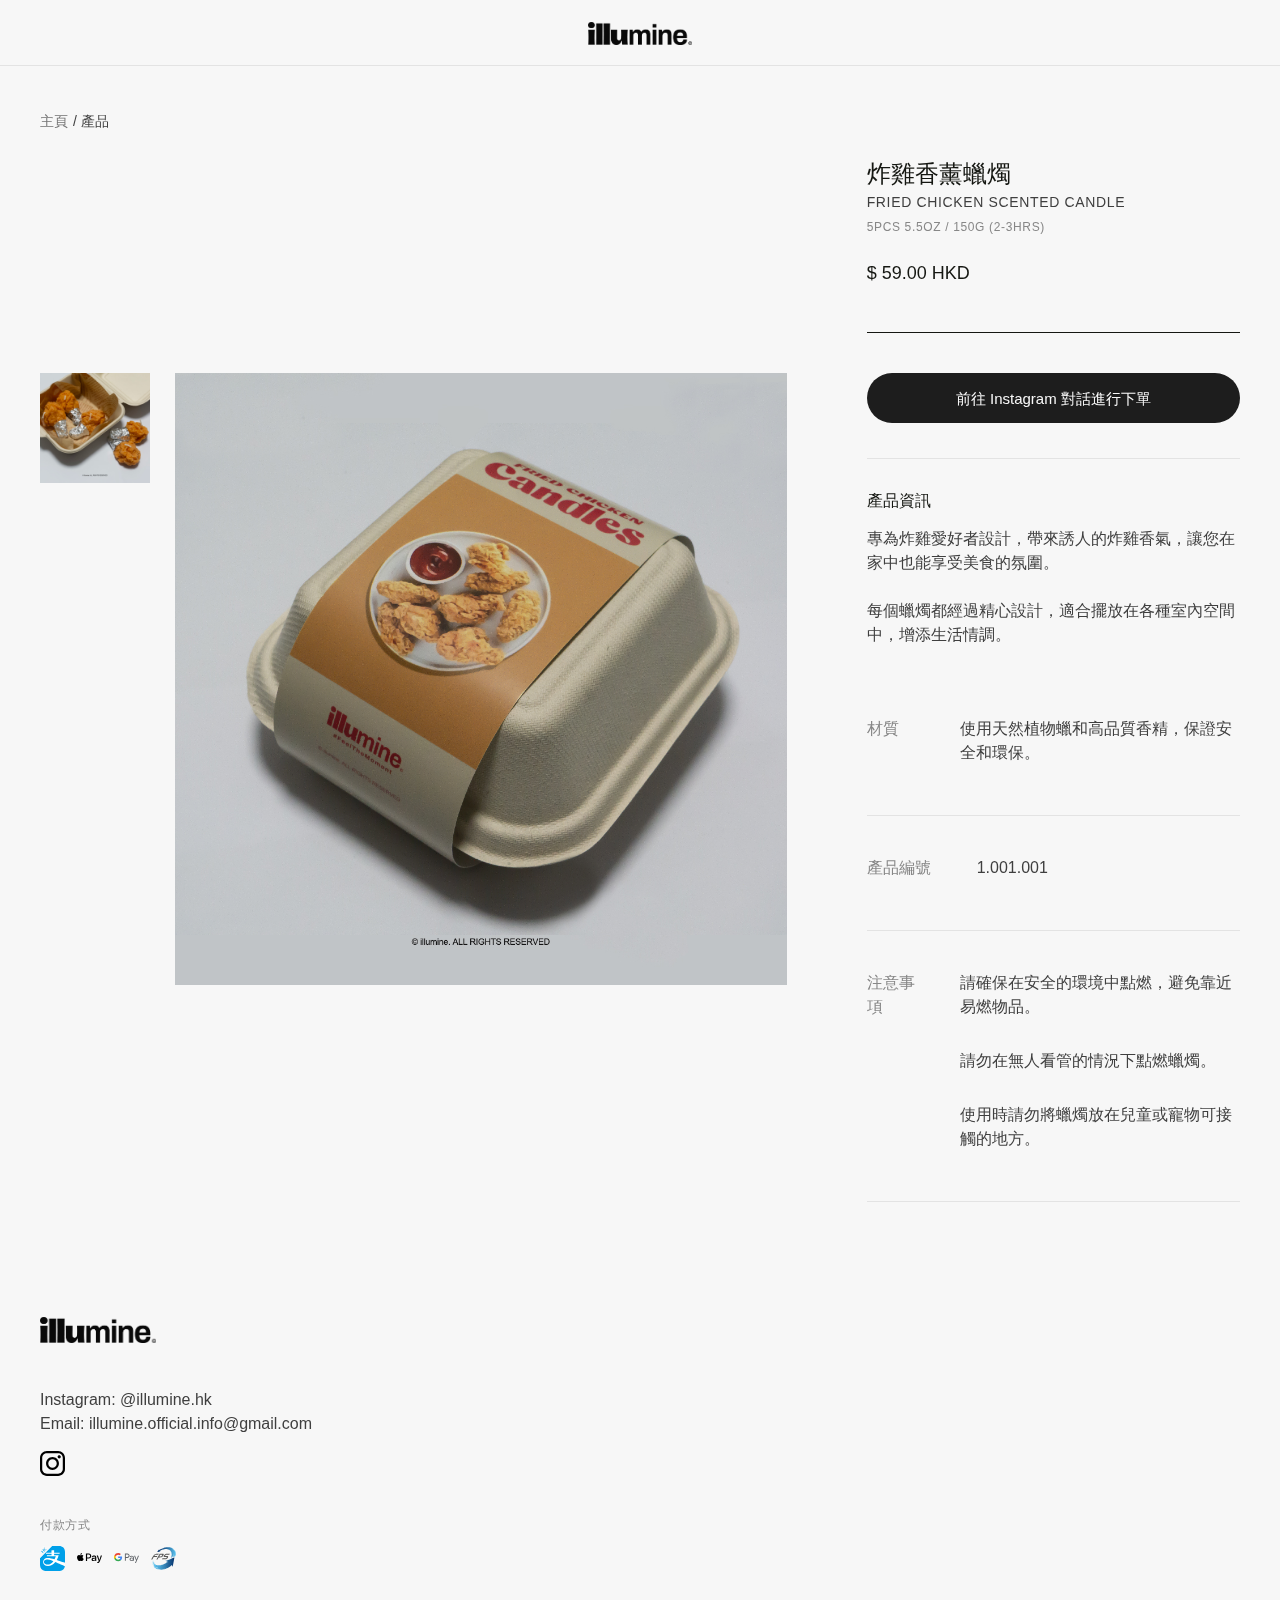
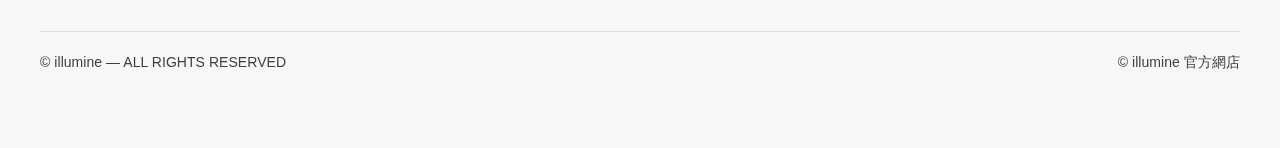
<file: product1001001.html>
<!DOCTYPE html>
<html lang="en">

<head>
  <meta charset="utf-8" />
  <title>© illumine 官方網店</title>
  <meta content="width=device-width, initial-scale=1" name="viewport" />
  <meta content="illumine" name="generator" />
  <link href="css/illumine-style.css" rel="stylesheet" type="text/css" />
  <script
    type="text/javascript">!function (o, c) { var n = c.documentElement, t = " w-mod-"; n.className += t + "js", ("ontouchstart" in o || o.DocumentTouch && c instanceof DocumentTouch) && (n.className += t + "touch") }(window, document);</script>
  <link href="images/favicon.png" rel="shortcut icon" type="image/x-icon" />
  <link href="images/favicon.png" rel="apple-touch-icon" />
  <script
    type="text/javascript">window.__illumine_CURRENCY_SETTINGS = { "currencyCode": "USD", "symbol": "$", "decimal": ".", "fractionDigits": 2, "group": ",", "template": "{{wf {\"path\":\"symbol\",\"type\":\"PlainText\"} }} {{wf {\"path\":\"amount\",\"type\":\"CommercePrice\"} }} {{wf {\"path\":\"currencyCode\",\"type\":\"PlainText\"} }}", "hideDecimalForWholeNumbers": false };</script>
</head>

<body>
  <div class="main-nav">
    <div data-animation="default" data-collapse="medium" data-duration="400" data-easing="ease" data-easing2="ease"
      role="banner" class="navbar w-nav">
      <div class="nav-container">
        <div id="w-node-d28bca2f-e8a5-8ea1-05fd-7466eaf525a9-eaf525a0" class="nav-brand"><a href="index.html"
            class="brand illumine-nav-brand"><img src="images/illumine-LOGO.png"></a>
        </div>
      </div>
    </div>
    <div class="section">
      <div class="container">
        <div class="breadcrumbs small-text">
          <div><a href="index.html" class="crumb-link first-child">主頁</a>/ </div>
          <div class="w-dyn-list">
            <div role="list" class="w-dyn-items">
              <div role="listitem" class="w-dyn-item"><a href="#" class="current-page-link">產品</a></div>
            </div>
          </div>
        </div>
        <div class="grid-halves product-grid">
          <div class="grid-first-half full-width-half">
            <div class="product-image-grid">
              <div class="product-gallery-image">
                <div class="w-dyn-list w-dyn-items-repeater-ref">
                  <script type="text/x-wf-template">%3Cdiv%20role%3D%22listitem%22%20class%3D%22w-dyn-item%20w-dyn-repeater-item%22%3E%3Ca%20href%3D%22%23%22%20data-wf-sku-bindings%3D%22%255B%257B%2522from%2522%253A%2522f_more_images_4dr%255B%255D%2522%252C%2522to%2522%253A%2522media%2522%257D%255D%22%20class%3D%22w-inline-block%20w-lightbox%22%3E%3Cimg%20alt%3D%22%22%20loading%3D%22lazy%22%20data-wf-sku-bindings%3D%22%255B%257B%2522from%2522%253A%2522f_more_images_4dr%255B%255D%2522%252C%2522to%2522%253A%2522src%2522%257D%255D%22%20src%3D%22https%3A%2F%2Fassets-global.website-files.com%2F633affd13d39f1256f2f8c75%2F635a5c196f2b1e157b320360_item_img_3.jpeg%22%20sizes%3D%22100vw%22%20srcset%3D%22https%3A%2F%2Fassets-global.website-files.com%2F633affd13d39f1256f2f8c75%2F635a5c196f2b1e157b320360_item_img_3-p-500.jpeg%20500w%2C%20https%3A%2F%2Fassets-global.website-files.com%2F633affd13d39f1256f2f8c75%2F635a5c196f2b1e157b320360_item_img_3-p-800.jpeg%20800w%2C%20https%3A%2F%2Fassets-global.website-files.com%2F633affd13d39f1256f2f8c75%2F635a5c196f2b1e157b320360_item_img_3.jpeg%201000w%22%2F%3E%3Cscript%20type%3D%22application%2Fjson%22%20class%3D%22w-json%22%3E%7B%0A%20%20%22items%22%3A%20%5B%0A%20%20%20%20%7B%0A%20%20%20%20%20%20%22url%22%3A%20%22https%3A%2F%2Fuploads-ssl.webflow.com%2F633affd13d39f1256f2f8c75%2F635a5c196f2b1e157b320360_item_img_3.jpeg%22%2C%0A%20%20%20%20%20%20%22type%22%3A%20%22image%22%0A%20%20%20%20%7D%0A%20%20%5D%2C%0A%20%20%22group%22%3A%20%22product%22%0A%7D%3C%2Fscript%3E%3C%2Fa%3E%3C%2Fdiv%3E</script>
                  <div role="list" class="gallery-list w-dyn-items" data-wf-collection="f_more_images_4dr">
                    <div role="listitem" class="w-dyn-item w-dyn-repeater-item"><a href="#"
                        class="w-inline-block w-lightbox"><img alt="" loading="lazy"
                          src="images/product-p/1001001/product.1001001-P2.jpg" sizes="100vw"
                          srcset="images/product-p/1001001/product.1001001-P2.jpg 500w, images/product-p/1001001/product.1001001-P2.jpg 800w, images/product-p/1001001/product.1001001-P2.jpg 1000w" />
                        <script type="application/json" class="w-json">{
  "items": [
    {
      "url": "images/product-p/1001001/product.1001001-P2.jpg",
      "type": "image"
    }
  ],
  "group": "product"
}</script>
                      </a></div>
                  </div>
                  <div class="w-dyn-hide w-dyn-empty">
                    <div>No items found.</div>
                  </div>
                </div>
              </div>
              <div class="product-image-main"><a href="#"
                  class="w-inline-block w-lightbox"><img alt="" loading="lazy"
                    src="images/product-p/1001001/product.1001001-P1.jpg" sizes="100vw"
                    srcset="images/product-p/1001001/product.1001001-P1.jpg 500w,- images/product-p/1001001/product.1001001-P1.jpg 800w, images/product-p/1001001/product.1001001-P1.jpg 1000w" />
                  <script type="application/json" class="w-json">{
  "items": [
    {
      "url": "images/product-p/1001001/product.1001001-P1.jpg",
      "type": "image"
    }
  ],
  "group": "product"
}</script>
                </a></div>
            </div>
          </div>
          <div class="grid-second-half full-width-half">
            <div class="product-info no-padding">
              <div class="product-item-name">炸雞香薰蠟燭</div>
              <div class="product-item-subname medium-caps-text">Fried chicken Scented Candle</div>
              <div class="product-item-size small-caps-text">5pcs 5.5oz / 150g (2-3hrs)</div>
              <div class="price-block">
                <div class="product-item-price">$ 59.00 HKD</div>
                <div class="product-item-price compare-price"><!--COMPARE-PRICE--></div>
              </div>
            </div>
            <div class="cart-wrapper">
              <a data-default-text="前往 Instagram 對話進行下單" aria-busy="false"
                aria-haspopup="false" class="w-commerce-commercebuynowbutton buy-now button"
                href="https://ig.me/m/illumine.hk">前往 Instagram
                對話進行下單</a>
            </div>
            <div class="product-details">
              <div class="description-block">
                <div class="description-header">產品資訊</div>
                <div>專為炸雞愛好者設計，帶來誘人的炸雞香氣，讓您在家中也能享受美食的氛圍。</br></br>每個蠟燭都經過精心設計，適合擺放在各種室內空間中，增添生活情調。
                </div>
              </div>
              <div class="product-specs-wrapper">
                <div class="product-specs ingredients">
                  <div class="spec-elem">材質</div>
                  <div class="w-richtext">
                    <p>使用天然植物蠟和高品質香精，保證安全和環保。</p>
                  </div>
                </div>
                <div class="product-specs highlights">
                  <div class="spec-elem">產品編號</div>
                  <div class="w-richtext">
                    <p>1.001.001</p>
                  </div>
                </div>
                <div class="product-specs highlights">
                  <div class="spec-elem">注意事項</div>
                  <div class="w-richtext">
                    <p>請確保在安全的環境中點燃，避免靠近易燃物品。</p>
                    <p>請勿在無人看管的情況下點燃蠟燭。</p>
                    <p>使用時請勿將蠟燭放在兒童或寵物可接觸的地方。</p>
                  </div>
                </div>
              </div>
            </div>
          </div>
        </div>
      </div>
    </div>
    <footer class="section footer">
      <div class="container">
        <div bis_skin_checked="1">
          <div class="footer-brand-info"
            bis_skin_checked="1">
            <div class="footer-brand" bis_skin_checked="1"><a href="index.html"
                class="footer-brand-link w-inline-block"><img src="images/illumine-LOGO.png" loading="lazy" alt=""></a>
            </div>
            <div class="footer-contact footer-text-bottom" bis_skin_checked="1">
              <div bis_skin_checked="1">Instagram: @illumine.hk <br>Email: illumine.official.info@gmail.com</div>
            </div>
            <a href="https://www.instagram.com/illumine.hk/"><img class="payment w-inline-block footer-text-bottom"
                src="images/instagram.svg"></a>
          </div>
        </div>
        <div class="contact-social" bis_skin_checked="1">
          <div class="caption-title small-caps-text" bis_skin_checked="1">付款方式</div>
          <div class="contact-shell" bis_skin_checked="1">
              <a class="social-link-item first w-inline-block payment"><img src="images/payment/alipayhk.svg" loading="lazy" alt="">
              <a class="social-link-item first w-inline-block payment"><img src="images/payment/applepay.svg" loading="lazy" alt="">
              <a class="social-link-item first w-inline-block payment"><img src="images/payment/googlepay.svg" loading="lazy" alt="">
              <a class="social-link-item first w-inline-block payment"><img src="images/payment/fps.svg" loading="lazy" alt="">
          </a>
          </div>  
        </div>
        <div class="footer-base footer-brand">
          <div class="footer-base-left">
            <div class="footer-base-item small-text">© illumine — ALL RIGHTS RESERVED
            </div>
          </div>
          <div class="footer-base-right">
            <div class="footer-base-item small-text">© illumine 官方網店
            </div>
          </div>
    </footer>
    <script src="js/jquery.js" type="text/javascript"></script>
    <script src="js/illumine-script.js" type="text/javascript"></script>
</body>

</html>
</file>
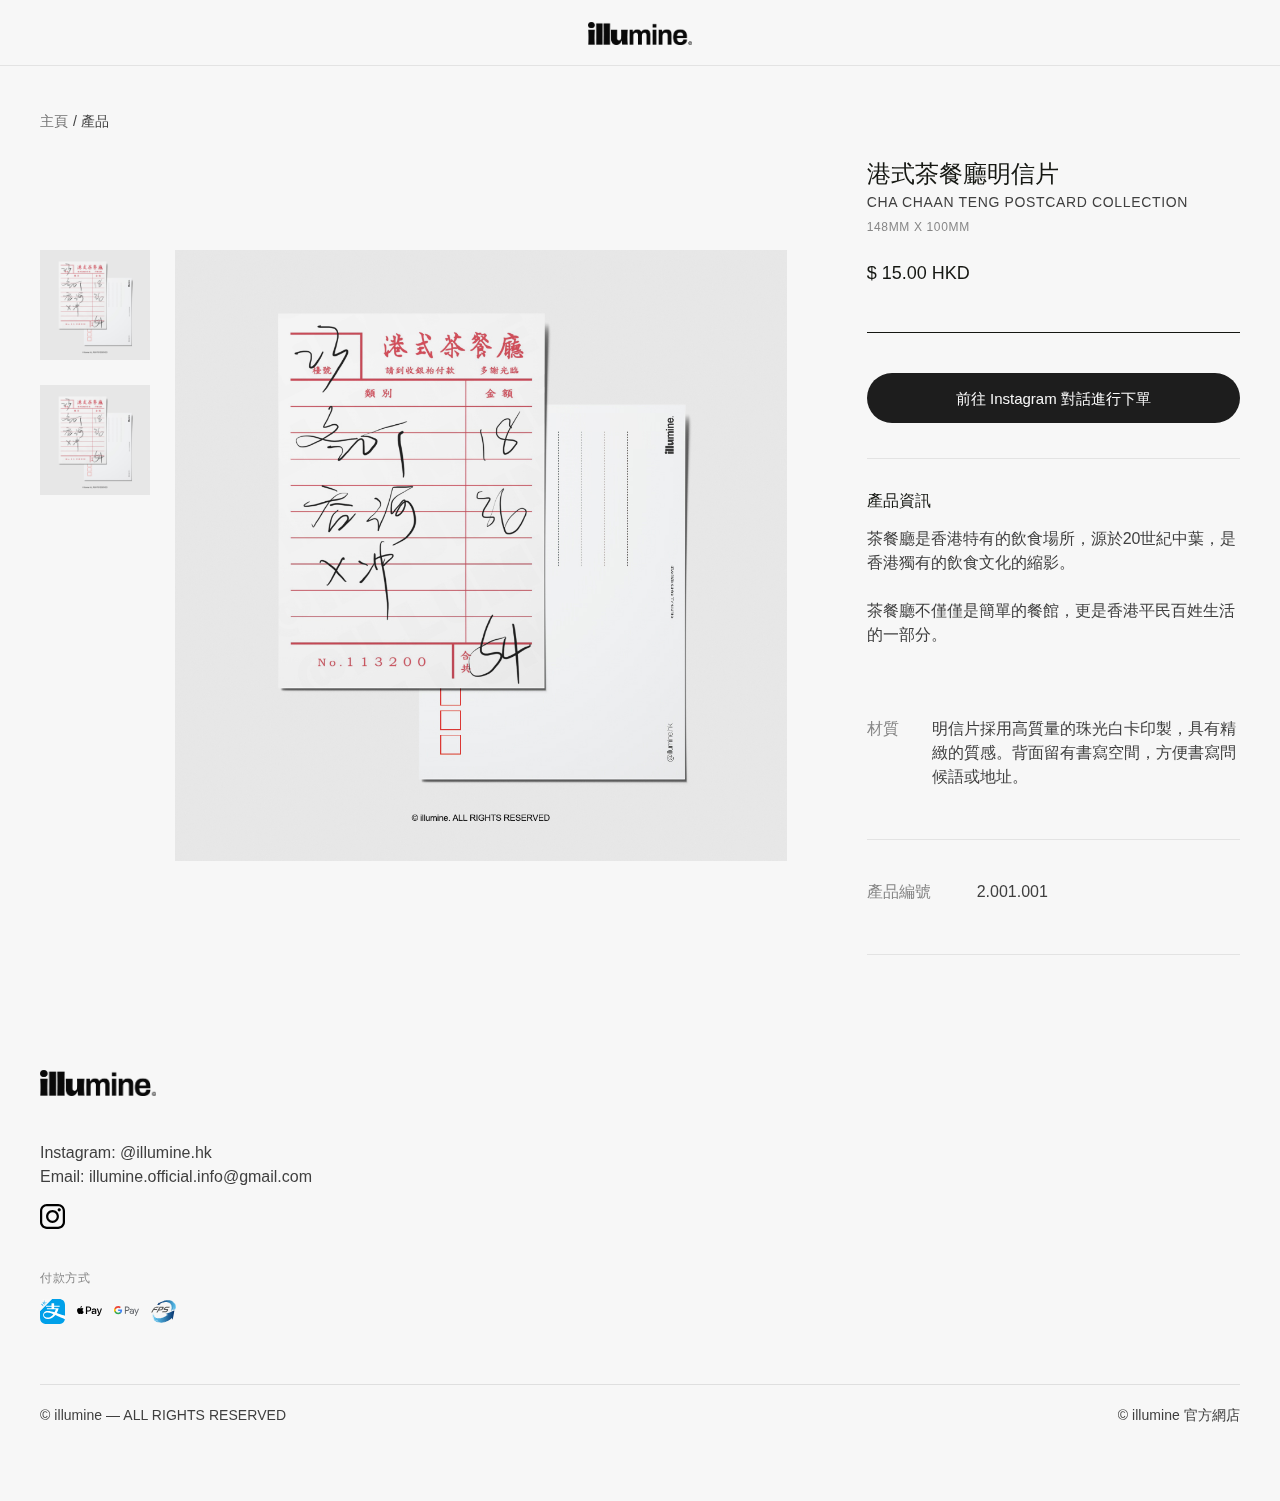
<file: product2001001.html>
<!DOCTYPE html>
<html lang="en">

<head>
  <meta charset="utf-8" />
  <title>© illumine 官方網店</title>
  <meta content="width=device-width, initial-scale=1" name="viewport" />
  <meta content="illumine" name="generator" />
  <link href="css/illumine-style.css" rel="stylesheet" type="text/css" />
  <script
    type="text/javascript">!function (o, c) { var n = c.documentElement, t = " w-mod-"; n.className += t + "js", ("ontouchstart" in o || o.DocumentTouch && c instanceof DocumentTouch) && (n.className += t + "touch") }(window, document);</script>
  <link href="images/favicon.png" rel="shortcut icon" type="image/x-icon" />
  <link href="images/favicon.png" rel="apple-touch-icon" />
  <script
    type="text/javascript">window.__illumine_CURRENCY_SETTINGS = { "currencyCode": "USD", "symbol": "$", "decimal": ".", "fractionDigits": 2, "group": ",", "template": "{{wf {\"path\":\"symbol\",\"type\":\"PlainText\"} }} {{wf {\"path\":\"amount\",\"type\":\"CommercePrice\"} }} {{wf {\"path\":\"currencyCode\",\"type\":\"PlainText\"} }}", "hideDecimalForWholeNumbers": false };</script>
</head>

<body>
  <div class="main-nav">
    <div data-animation="default" data-collapse="medium" data-duration="400" data-easing="ease" data-easing2="ease"
      role="banner" class="navbar w-nav">
      <div class="nav-container">
        <div id="w-node-d28bca2f-e8a5-8ea1-05fd-7466eaf525a9-eaf525a0" class="nav-brand"><a href="index.html"
            class="brand illumine-nav-brand"><img src="images/illumine-LOGO.png"></a>
        </div>
      </div>
    </div>
    <div class="section">
      <div class="container">
        <div class="breadcrumbs small-text">
          <div><a href="index.html" class="crumb-link first-child">主頁</a>/ </div>
          <div class="w-dyn-list">
            <div role="list" class="w-dyn-items">
              <div role="listitem" class="w-dyn-item"><a href="#" class="current-page-link">產品</a></div>
            </div>
          </div>
        </div>
        <div class="grid-halves product-grid">
          <div class="grid-first-half full-width-half">
            <div class="product-image-grid">
              <div class="product-gallery-image">
                <div class="w-dyn-list w-dyn-items-repeater-ref">
                  <script type="text/x-wf-template">%3Cdiv%20role%3D%22listitem%22%20class%3D%22w-dyn-item%20w-dyn-repeater-item%22%3E%3Ca%20href%3D%22%23%22%20data-wf-sku-bindings%3D%22%255B%257B%2522from%2522%253A%2522f_more_images_4dr%255B%255D%2522%252C%2522to%2522%253A%2522media%2522%257D%255D%22%20class%3D%22w-inline-block%20w-lightbox%22%3E%3Cimg%20alt%3D%22%22%20loading%3D%22lazy%22%20data-wf-sku-bindings%3D%22%255B%257B%2522from%2522%253A%2522f_more_images_4dr%255B%255D%2522%252C%2522to%2522%253A%2522src%2522%257D%255D%22%20src%3D%22https%3A%2F%2Fassets-global.website-files.com%2F633affd13d39f1256f2f8c75%2F635a5c196f2b1e157b320360_item_img_3.jpeg%22%20sizes%3D%22100vw%22%20srcset%3D%22https%3A%2F%2Fassets-global.website-files.com%2F633affd13d39f1256f2f8c75%2F635a5c196f2b1e157b320360_item_img_3-p-500.jpeg%20500w%2C%20https%3A%2F%2Fassets-global.website-files.com%2F633affd13d39f1256f2f8c75%2F635a5c196f2b1e157b320360_item_img_3-p-800.jpeg%20800w%2C%20https%3A%2F%2Fassets-global.website-files.com%2F633affd13d39f1256f2f8c75%2F635a5c196f2b1e157b320360_item_img_3.jpeg%201000w%22%2F%3E%3Cscript%20type%3D%22application%2Fjson%22%20class%3D%22w-json%22%3E%7B%0A%20%20%22items%22%3A%20%5B%0A%20%20%20%20%7B%0A%20%20%20%20%20%20%22url%22%3A%20%22https%3A%2F%2Fuploads-ssl.webflow.com%2F633affd13d39f1256f2f8c75%2F635a5c196f2b1e157b320360_item_img_3.jpeg%22%2C%0A%20%20%20%20%20%20%22type%22%3A%20%22image%22%0A%20%20%20%20%7D%0A%20%20%5D%2C%0A%20%20%22group%22%3A%20%22product%22%0A%7D%3C%2Fscript%3E%3C%2Fa%3E%3C%2Fdiv%3E</script>
                  <div role="list" class="gallery-list w-dyn-items" data-wf-collection="f_more_images_4dr">
                    <div role="listitem" class="w-dyn-item w-dyn-repeater-item"><a href="#"
                        class="w-inline-block w-lightbox"><img alt="" loading="lazy"
                          src="images/product-p/2001001/product.2001001-P3.jpg" sizes="100vw"
                          srcset="images/product-p/2001001/product.2001001-P3.jpg 500w, images/product-p/2001001/product.2001001-P3.jpg 800w, images/product-p/2001001/product.2001001-P3.jpg 1000w" />
                        <script type="application/json" class="w-json">{
"items": [
    {
      "url": "images/product-p/2001001/product.2001001-P3.jpg",
      "type": "image"
    }
  ],
  "group": "product"
}</script>
                      </a></div>
                    <div role="listitem" class="w-dyn-item w-dyn-repeater-item"><a href="#"
                        class="w-inline-block w-lightbox"><img alt="" loading="lazy"
                          src="images/product-p/2001001/product.2001001-P2.jpg" sizes="100vw"
                          srcset="images/product-p/2001001/product.2001001-P2.jpg 500w, images/product-p/2001001/product.2001001-P2.jpg 800w, images/product-p/2001001/product.2001001-P2.jpg 1000w" />
                        <script type="application/json" class="w-json">{
  "items": [
    {
      "url": "images/product-p/2001001/product.2001001-P2.jpg",
      "type": "image"
    }
  ],
  "group": "product"
}</script>
                      </a></div>
                  </div>
                  <div class="w-dyn-hide w-dyn-empty">
                    <div>No items found.</div>
                  </div>
                </div>
              </div>
              <div class="product-image-main"><a href="#"
                  class="w-inline-block w-lightbox"><img alt="" loading="lazy"
                    src="images/product-p/2001001/product.2001001-P1.jpg" sizes="100vw"
                    srcset="images/product-p/2001001/product.2001001-P1.jpg 500w,- images/product-p/2001001/product.2001001-P1.jpg 800w, images/product-p/2001001/product.2001001-P1.jpg 1000w" />
                  <script type="application/json" class="w-json">{
  "items": [
    {
      "url": "images/product-p/2001001/product.2001001-P1.jpg",
      "type": "image"
    }
  ],
  "group": "product"
}</script>
                </a></div>
            </div>
          </div>
          <div class="grid-second-half full-width-half">
            <div class="product-info no-padding">
              <div class="product-item-name">港式茶餐廳明信片</div>
              <div class="product-item-subname medium-caps-text">Cha Chaan Teng Postcard Collection</div>
              <div class="product-item-size small-caps-text">148mm x 100mm</div>
              <div class="price-block">
                <div class="product-item-price">$ 15.00 HKD</div>
                <div class="product-item-price compare-price"><!--COMPARE-PRICE--></div>
              </div>
            </div>
            <div class="cart-wrapper">
              <a data-default-text="前往 Instagram 對話進行下單" aria-busy="false"
                aria-haspopup="false" class="w-commerce-commercebuynowbutton buy-now button"
                href="https://ig.me/m/illumine.hk">前往 Instagram
                對話進行下單</a>
            </div>
            <div class="product-details">
              <div class="description-block">
                <div class="description-header">產品資訊</div>
                <div>茶餐廳是香港特有的飲食場所，源於20世紀中葉，是香港獨有的飲食文化的縮影。</br></br>
                  茶餐廳不僅僅是簡單的餐館，更是香港平民百姓生活的一部分。
                </div>
              </div>
              <div class="product-specs-wrapper">
                <div class="product-specs ingredients">
                  <div class="spec-elem">材質</div>
                  <div class="w-richtext">
                    <p>明信片採用高質量的珠光白卡印製，具有精緻的質感。背面留有書寫空間，方便書寫問候語或地址。</p>
                  </div>
                </div>
                <div class="product-specs highlights">
                  <div class="spec-elem">產品編號</div>
                  <div class="w-richtext">
                    <p>2.001.001</p>
                  </div>
                </div>
              </div>
            </div>
          </div>
        </div>
      </div>
    </div>
    <footer class="section footer">
      <div class="container">
        <div bis_skin_checked="1">
          <div class="footer-brand-info"
            bis_skin_checked="1">
            <div class="footer-brand" bis_skin_checked="1"><a href="index.html"
                class="footer-brand-link w-inline-block"><img src="images/illumine-LOGO.png" loading="lazy" alt=""></a>
            </div>
            <div class="footer-contact footer-text-bottom" bis_skin_checked="1">
              <div bis_skin_checked="1">Instagram: @illumine.hk <br>Email: illumine.official.info@gmail.com</div>
            </div>
            <a href="https://www.instagram.com/illumine.hk/"><img class="payment w-inline-block footer-text-bottom"
                src="images/instagram.svg"></a>
          </div>
        </div>
        <div class="contact-social" bis_skin_checked="1">
          <div class="caption-title small-caps-text" bis_skin_checked="1">付款方式</div>
          <div class="contact-shell" bis_skin_checked="1">
              <a class="social-link-item first w-inline-block payment"><img src="images/payment/alipayhk.svg" loading="lazy" alt="">
              <a class="social-link-item first w-inline-block payment"><img src="images/payment/applepay.svg" loading="lazy" alt="">
              <a class="social-link-item first w-inline-block payment"><img src="images/payment/googlepay.svg" loading="lazy" alt="">
              <a class="social-link-item first w-inline-block payment"><img src="images/payment/fps.svg" loading="lazy" alt="">
          </a>
          </div>  
        </div>
        <div class="footer-base footer-brand">
          <div class="footer-base-left">
            <div class="footer-base-item small-text">© illumine — ALL RIGHTS RESERVED
            </div>
          </div>
          <div class="footer-base-right">
            <div class="footer-base-item small-text">© illumine 官方網店
            </div>
          </div>
    </footer>
    <script src="js/jquery.js" type="text/javascript"></script>
    <script src="js/illumine-script.js" type="text/javascript"></script>
</body>

</html>
</file>
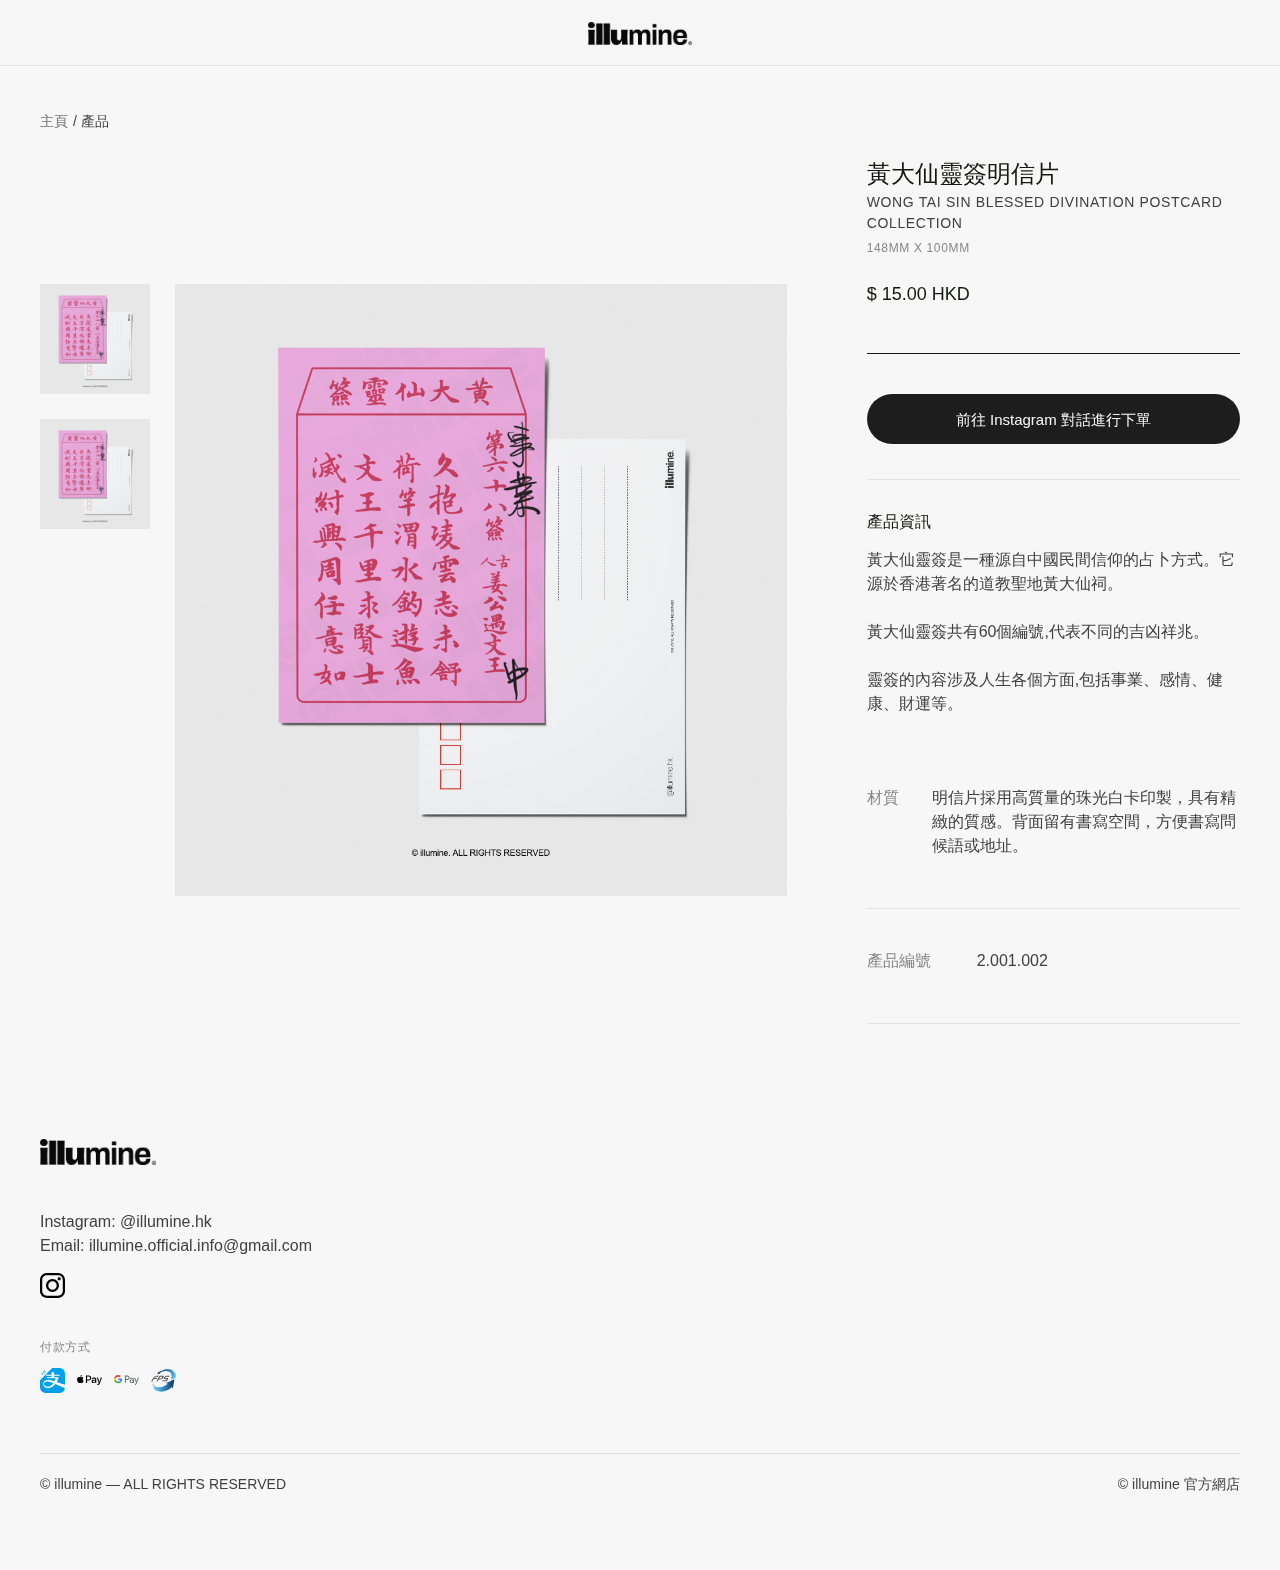
<file: product2001002.html>
<!DOCTYPE html>
<html lang="en">

<head>
  <meta charset="utf-8" />
  <title>© illumine 官方網店</title>
  <meta content="width=device-width, initial-scale=1" name="viewport" />
  <meta content="illumine" name="generator" />
  <link href="css/illumine-style.css" rel="stylesheet" type="text/css" />
  <script
    type="text/javascript">!function (o, c) { var n = c.documentElement, t = " w-mod-"; n.className += t + "js", ("ontouchstart" in o || o.DocumentTouch && c instanceof DocumentTouch) && (n.className += t + "touch") }(window, document);</script>
  <link href="images/favicon.png" rel="shortcut icon" type="image/x-icon" />
  <link href="images/favicon.png" rel="apple-touch-icon" />
  <script
    type="text/javascript">window.__illumine_CURRENCY_SETTINGS = { "currencyCode": "USD", "symbol": "$", "decimal": ".", "fractionDigits": 2, "group": ",", "template": "{{wf {\"path\":\"symbol\",\"type\":\"PlainText\"} }} {{wf {\"path\":\"amount\",\"type\":\"CommercePrice\"} }} {{wf {\"path\":\"currencyCode\",\"type\":\"PlainText\"} }}", "hideDecimalForWholeNumbers": false };</script>
</head>

<body>
  <div class="main-nav">
    <div data-animation="default" data-collapse="medium" data-duration="400" data-easing="ease" data-easing2="ease"
      role="banner" class="navbar w-nav">
      <div class="nav-container">
        <div id="w-node-d28bca2f-e8a5-8ea1-05fd-7466eaf525a9-eaf525a0" class="nav-brand"><a href="index.html"
            class="brand illumine-nav-brand"><img src="images/illumine-LOGO.png"></a>
        </div>
      </div>
    </div>
    <div class="section">
      <div class="container">
        <div class="breadcrumbs small-text">
          <div><a href="index.html" class="crumb-link first-child">主頁</a>/ </div>
          <div class="w-dyn-list">
            <div role="list" class="w-dyn-items">
              <div role="listitem" class="w-dyn-item"><a href="#" class="current-page-link">產品</a></div>
            </div>
          </div>
        </div>
        <div class="grid-halves product-grid">
          <div class="grid-first-half full-width-half">
            <div class="product-image-grid">
              <div class="product-gallery-image">
                <div class="w-dyn-list w-dyn-items-repeater-ref">
                  <script type="text/x-wf-template">%3Cdiv%20role%3D%22listitem%22%20class%3D%22w-dyn-item%20w-dyn-repeater-item%22%3E%3Ca%20href%3D%22%23%22%20data-wf-sku-bindings%3D%22%255B%257B%2522from%2522%253A%2522f_more_images_4dr%255B%255D%2522%252C%2522to%2522%253A%2522media%2522%257D%255D%22%20class%3D%22w-inline-block%20w-lightbox%22%3E%3Cimg%20alt%3D%22%22%20loading%3D%22lazy%22%20data-wf-sku-bindings%3D%22%255B%257B%2522from%2522%253A%2522f_more_images_4dr%255B%255D%2522%252C%2522to%2522%253A%2522src%2522%257D%255D%22%20src%3D%22https%3A%2F%2Fassets-global.website-files.com%2F633affd13d39f1256f2f8c75%2F635a5c196f2b1e157b320360_item_img_3.jpeg%22%20sizes%3D%22100vw%22%20srcset%3D%22https%3A%2F%2Fassets-global.website-files.com%2F633affd13d39f1256f2f8c75%2F635a5c196f2b1e157b320360_item_img_3-p-500.jpeg%20500w%2C%20https%3A%2F%2Fassets-global.website-files.com%2F633affd13d39f1256f2f8c75%2F635a5c196f2b1e157b320360_item_img_3-p-800.jpeg%20800w%2C%20https%3A%2F%2Fassets-global.website-files.com%2F633affd13d39f1256f2f8c75%2F635a5c196f2b1e157b320360_item_img_3.jpeg%201000w%22%2F%3E%3Cscript%20type%3D%22application%2Fjson%22%20class%3D%22w-json%22%3E%7B%0A%20%20%22items%22%3A%20%5B%0A%20%20%20%20%7B%0A%20%20%20%20%20%20%22url%22%3A%20%22https%3A%2F%2Fuploads-ssl.webflow.com%2F633affd13d39f1256f2f8c75%2F635a5c196f2b1e157b320360_item_img_3.jpeg%22%2C%0A%20%20%20%20%20%20%22type%22%3A%20%22image%22%0A%20%20%20%20%7D%0A%20%20%5D%2C%0A%20%20%22group%22%3A%20%22product%22%0A%7D%3C%2Fscript%3E%3C%2Fa%3E%3C%2Fdiv%3E</script>
                  <div role="list" class="gallery-list w-dyn-items" data-wf-collection="f_more_images_4dr">
                    <div role="listitem" class="w-dyn-item w-dyn-repeater-item"><a href="#"
                        class="w-inline-block w-lightbox"><img alt="" loading="lazy"
                          src="images/product-p/2001002/product.2001002-P3.jpg" sizes="100vw"
                          srcset="images/product-p/2001002/product.2001002-P3.jpg 500w, images/product-p/2001002/product.2001002-P3.jpg 800w, images/product-p/2001002/product.2001002-P3.jpg 1000w" />
                        <script type="application/json" class="w-json">{
"items": [
    {
      "url": "images/product-p/2001002/product.2001002-P3.jpg",
      "type": "image"
    }
  ],
  "group": "product"
}</script>
                      </a></div>
                    <div role="listitem" class="w-dyn-item w-dyn-repeater-item"><a href="#"
                        class="w-inline-block w-lightbox"><img alt="" loading="lazy"
                          src="images/product-p/2001002/product.2001002-P2.jpg" sizes="100vw"
                          srcset="images/product-p/2001002/product.2001002-P2.jpg 500w, images/product-p/2001002/product.2001002-P2.jpg 800w, images/product-p/2001002/product.2001002-P2.jpg 1000w" />
                        <script type="application/json" class="w-json">{
  "items": [
    {
      "url": "images/product-p/2001002/product.2001002-P2.jpg",
      "type": "image"
    }
  ],
  "group": "product"
}</script>
                      </a></div>
                  </div>
                  <div class="w-dyn-hide w-dyn-empty">
                    <div>No items found.</div>
                  </div>
                </div>
              </div>
              <div class="product-image-main"><a href="#"
                  class="w-inline-block w-lightbox"><img alt="" loading="lazy"
                    src="images/product-p/2001002/product.2001002-P1.jpg" sizes="100vw"
                    srcset="images/product-p/2001002/product.2001002-P1.jpg 500w,- images/product-p/2001002/product.2001002-P1.jpg 800w, images/product-p/2001002/product.2001002-P1.jpg 1000w" />
                  <script type="application/json" class="w-json">{
  "items": [
    {
      "url": "images/product-p/2001002/product.2001002-P1.jpg",
      "type": "image"
    }
  ],
  "group": "product"
}</script>
                </a></div>
            </div>
          </div>
          <div class="grid-second-half full-width-half">
            <div class="product-info no-padding">
              <div class="product-item-name">黃大仙靈簽明信片</div>
              <div class="product-item-subname medium-caps-text">Wong Tai Sin Blessed Divination Postcard Collection</div>
              <div class="product-item-size small-caps-text">148mm x 100mm</div>
              <div class="price-block">
                <div class="product-item-price">$ 15.00 HKD</div>
                <div class="product-item-price compare-price"><!--COMPARE-PRICE--></div>
              </div>
            </div>
            <div class="cart-wrapper">
              <a data-default-text="前往 Instagram 對話進行下單" aria-busy="false"
                aria-haspopup="false" class="w-commerce-commercebuynowbutton buy-now button"
                href="https://ig.me/m/illumine.hk">前往 Instagram
                對話進行下單</a>
            </div>
            <div class="product-details">
              <div class="description-block">
                <div class="description-header">產品資訊</div>
                <div>黃大仙靈簽是一種源自中國民間信仰的占卜方式。它源於香港著名的道教聖地黃大仙祠。</br></br>
                  黃大仙靈簽共有60個編號,代表不同的吉凶祥兆。</br></br>
                  靈簽的內容涉及人生各個方面,包括事業、感情、健康、財運等。
                </div>
              </div>
              <div class="product-specs-wrapper">
                <div class="product-specs ingredients">
                  <div class="spec-elem">材質</div>
                  <div class="w-richtext">
                    <p>明信片採用高質量的珠光白卡印製，具有精緻的質感。背面留有書寫空間，方便書寫問候語或地址。</p>
                  </div>
                </div>
                <div class="product-specs highlights">
                  <div class="spec-elem">產品編號</div>
                  <div class="w-richtext">
                    <p>2.001.002</p>
                  </div>
                </div>
              </div>
            </div>
          </div>
        </div>
      </div>
    </div>
    <footer class="section footer">
      <div class="container">
        <div bis_skin_checked="1">
          <div class="footer-brand-info"
            bis_skin_checked="1">
            <div class="footer-brand" bis_skin_checked="1"><a href="index.html"
                class="footer-brand-link w-inline-block"><img src="images/illumine-LOGO.png" loading="lazy" alt=""></a>
            </div>
            <div class="footer-contact footer-text-bottom" bis_skin_checked="1">
              <div bis_skin_checked="1">Instagram: @illumine.hk <br>Email: illumine.official.info@gmail.com</div>
            </div>
            <a href="https://www.instagram.com/illumine.hk/"><img class="payment w-inline-block footer-text-bottom"
                src="images/instagram.svg"></a>
          </div>
        </div>
        <div class="contact-social" bis_skin_checked="1">
          <div class="caption-title small-caps-text" bis_skin_checked="1">付款方式</div>
          <div class="contact-shell" bis_skin_checked="1">
              <a class="social-link-item first w-inline-block payment"><img src="images/payment/alipayhk.svg" loading="lazy" alt="">
              <a class="social-link-item first w-inline-block payment"><img src="images/payment/applepay.svg" loading="lazy" alt="">
              <a class="social-link-item first w-inline-block payment"><img src="images/payment/googlepay.svg" loading="lazy" alt="">
              <a class="social-link-item first w-inline-block payment"><img src="images/payment/fps.svg" loading="lazy" alt="">
          </a>
          </div>  
        </div>
        <div class="footer-base footer-brand">
          <div class="footer-base-left">
            <div class="footer-base-item small-text">© illumine — ALL RIGHTS RESERVED
            </div>
          </div>
          <div class="footer-base-right">
            <div class="footer-base-item small-text">© illumine 官方網店
            </div>
          </div>
    </footer>
    <script src="js/jquery.js" type="text/javascript"></script>
    <script src="js/illumine-script.js" type="text/javascript"></script>
</body>

</html>
</file>
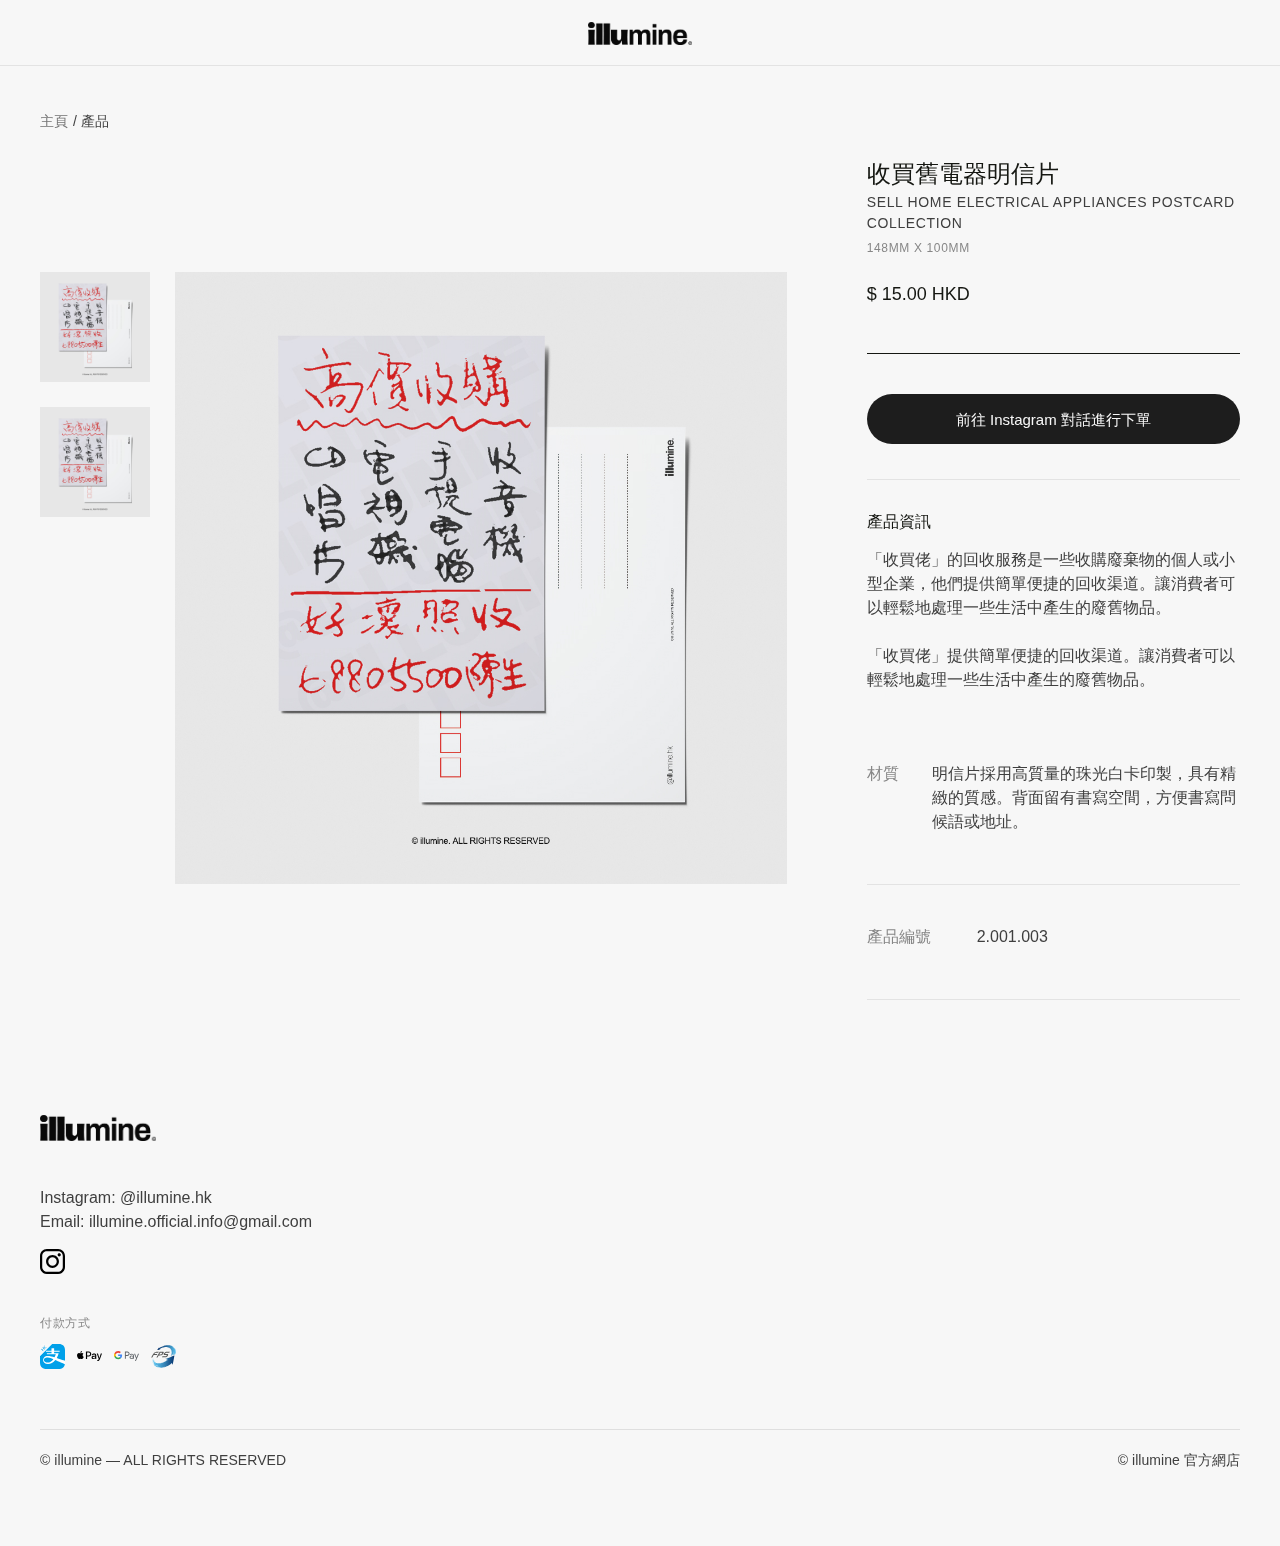
<file: product2001003.html>
<!DOCTYPE html>
<html lang="en">

<head>
  <meta charset="utf-8" />
  <title>© illumine 官方網店</title>
  <meta content="width=device-width, initial-scale=1" name="viewport" />
  <meta content="illumine" name="generator" />
  <link href="css/illumine-style.css" rel="stylesheet" type="text/css" />
  <script
    type="text/javascript">!function (o, c) { var n = c.documentElement, t = " w-mod-"; n.className += t + "js", ("ontouchstart" in o || o.DocumentTouch && c instanceof DocumentTouch) && (n.className += t + "touch") }(window, document);</script>
  <link href="images/favicon.png" rel="shortcut icon" type="image/x-icon" />
  <link href="images/favicon.png" rel="apple-touch-icon" />
  <script
    type="text/javascript">window.__illumine_CURRENCY_SETTINGS = { "currencyCode": "USD", "symbol": "$", "decimal": ".", "fractionDigits": 2, "group": ",", "template": "{{wf {\"path\":\"symbol\",\"type\":\"PlainText\"} }} {{wf {\"path\":\"amount\",\"type\":\"CommercePrice\"} }} {{wf {\"path\":\"currencyCode\",\"type\":\"PlainText\"} }}", "hideDecimalForWholeNumbers": false };</script>
</head>

<body>
  <div class="main-nav">
    <div data-animation="default" data-collapse="medium" data-duration="400" data-easing="ease" data-easing2="ease"
      role="banner" class="navbar w-nav">
      <div class="nav-container">
        <div id="w-node-d28bca2f-e8a5-8ea1-05fd-7466eaf525a9-eaf525a0" class="nav-brand"><a href="index.html"
            class="brand illumine-nav-brand"><img src="images/illumine-LOGO.png"></a>
        </div>
      </div>
    </div>
    <div class="section">
      <div class="container">
        <div class="breadcrumbs small-text">
          <div><a href="index.html" class="crumb-link first-child">主頁</a>/ </div>
          <div class="w-dyn-list">
            <div role="list" class="w-dyn-items">
              <div role="listitem" class="w-dyn-item"><a href="#" class="current-page-link">產品</a></div>
            </div>
          </div>
        </div>
        <div class="grid-halves product-grid">
          <div class="grid-first-half full-width-half">
            <div class="product-image-grid">
              <div class="product-gallery-image">
                <div class="w-dyn-list w-dyn-items-repeater-ref">
                  <script type="text/x-wf-template">%3Cdiv%20role%3D%22listitem%22%20class%3D%22w-dyn-item%20w-dyn-repeater-item%22%3E%3Ca%20href%3D%22%23%22%20data-wf-sku-bindings%3D%22%255B%257B%2522from%2522%253A%2522f_more_images_4dr%255B%255D%2522%252C%2522to%2522%253A%2522media%2522%257D%255D%22%20class%3D%22w-inline-block%20w-lightbox%22%3E%3Cimg%20alt%3D%22%22%20loading%3D%22lazy%22%20data-wf-sku-bindings%3D%22%255B%257B%2522from%2522%253A%2522f_more_images_4dr%255B%255D%2522%252C%2522to%2522%253A%2522src%2522%257D%255D%22%20src%3D%22https%3A%2F%2Fassets-global.website-files.com%2F633affd13d39f1256f2f8c75%2F635a5c196f2b1e157b320360_item_img_3.jpeg%22%20sizes%3D%22100vw%22%20srcset%3D%22https%3A%2F%2Fassets-global.website-files.com%2F633affd13d39f1256f2f8c75%2F635a5c196f2b1e157b320360_item_img_3-p-500.jpeg%20500w%2C%20https%3A%2F%2Fassets-global.website-files.com%2F633affd13d39f1256f2f8c75%2F635a5c196f2b1e157b320360_item_img_3-p-800.jpeg%20800w%2C%20https%3A%2F%2Fassets-global.website-files.com%2F633affd13d39f1256f2f8c75%2F635a5c196f2b1e157b320360_item_img_3.jpeg%201000w%22%2F%3E%3Cscript%20type%3D%22application%2Fjson%22%20class%3D%22w-json%22%3E%7B%0A%20%20%22items%22%3A%20%5B%0A%20%20%20%20%7B%0A%20%20%20%20%20%20%22url%22%3A%20%22https%3A%2F%2Fuploads-ssl.webflow.com%2F633affd13d39f1256f2f8c75%2F635a5c196f2b1e157b320360_item_img_3.jpeg%22%2C%0A%20%20%20%20%20%20%22type%22%3A%20%22image%22%0A%20%20%20%20%7D%0A%20%20%5D%2C%0A%20%20%22group%22%3A%20%22product%22%0A%7D%3C%2Fscript%3E%3C%2Fa%3E%3C%2Fdiv%3E</script>
                  <div role="list" class="gallery-list w-dyn-items" data-wf-collection="f_more_images_4dr">
                    <div role="listitem" class="w-dyn-item w-dyn-repeater-item"><a href="#"
                        class="w-inline-block w-lightbox"><img alt="" loading="lazy"
                          src="images/product-p/2001003/product.2001003-P3.jpg" sizes="100vw"
                          srcset="images/product-p/2001003/product.2001003-P3.jpg 500w, images/product-p/2001003/product.2001003-P3.jpg 800w, images/product-p/2001003/product.2001003-P3.jpg 1000w" />
                        <script type="application/json" class="w-json">{
"items": [
    {
      "url": "images/product-p/2001003/product.2001003-P3.jpg",
      "type": "image"
    }
  ],
  "group": "product"
}</script>
                      </a></div>
                    <div role="listitem" class="w-dyn-item w-dyn-repeater-item"><a href="#"
                        class="w-inline-block w-lightbox"><img alt="" loading="lazy"
                          src="images/product-p/2001003/product.2001003-P2.jpg" sizes="100vw"
                          srcset="images/product-p/2001003/product.2001003-P2.jpg 500w, images/product-p/2001003/product.2001003-P2.jpg 800w, images/product-p/2001003/product.2001003-P2.jpg 1000w" />
                        <script type="application/json" class="w-json">{
  "items": [
    {
      "url": "images/product-p/2001003/product.2001003-P2.jpg",
      "type": "image"
    }
  ],
  "group": "product"
}</script>
                      </a></div>
                  </div>
                  <div class="w-dyn-hide w-dyn-empty">
                    <div>No items found.</div>
                  </div>
                </div>
              </div>
              <div class="product-image-main"><a href="#"
                  class="w-inline-block w-lightbox"><img alt="" loading="lazy"
                    src="images/product-p/2001003/product.2001003-P1.jpg" sizes="100vw"
                    srcset="images/product-p/2001003/product.2001003-P1.jpg 500w,- images/product-p/2001003/product.2001003-P1.jpg 800w, images/product-p/2001003/product.2001003-P1.jpg 1000w" />
                  <script type="application/json" class="w-json">{
  "items": [
    {
      "url": "images/product-p/2001003/product.2001003-P1.jpg",
      "type": "image"
    }
  ],
  "group": "product"
}</script>
                </a></div>
            </div>
          </div>
          <div class="grid-second-half full-width-half">
            <div class="product-info no-padding">
              <div class="product-item-name">收買舊電器明信片</div>
              <div class="product-item-subname medium-caps-text">Sell Home Electrical Appliances Postcard Collection</div>
              <div class="product-item-size small-caps-text">148mm x 100mm</div>
              <div class="price-block">
                <div class="product-item-price">$ 15.00 HKD</div>
                <div class="product-item-price compare-price"><!--COMPARE-PRICE--></div>
              </div>
            </div>
            <div class="cart-wrapper">
              <a data-default-text="前往 Instagram 對話進行下單" aria-busy="false"
                aria-haspopup="false" class="w-commerce-commercebuynowbutton buy-now button"
                href="https://ig.me/m/illumine.hk">前往 Instagram
                對話進行下單</a>
            </div>
            <div class="product-details">
              <div class="description-block">
                <div class="description-header">產品資訊</div>
                <div>「收買佬」的回收服務是一些收購廢棄物的個人或小型企業，他們提供簡單便捷的回收渠道。讓消費者可以輕鬆地處理一些生活中產生的廢舊物品。</br></br>
                  「收買佬」提供簡單便捷的回收渠道。讓消費者可以輕鬆地處理一些生活中產生的廢舊物品。
                </div>
              </div>
              <div class="product-specs-wrapper">
                <div class="product-specs ingredients">
                  <div class="spec-elem">材質</div>
                  <div class="w-richtext">
                    <p>明信片採用高質量的珠光白卡印製，具有精緻的質感。背面留有書寫空間，方便書寫問候語或地址。</p>
                  </div>
                </div>
                <div class="product-specs highlights">
                  <div class="spec-elem">產品編號</div>
                  <div class="w-richtext">
                    <p>2.001.003</p>
                  </div>
                </div>
              </div>
            </div>
          </div>
        </div>
      </div>
    </div>
    <footer class="section footer">
      <div class="container">
        <div bis_skin_checked="1">
          <div class="footer-brand-info"
            bis_skin_checked="1">
            <div class="footer-brand" bis_skin_checked="1"><a href="index.html"
                class="footer-brand-link w-inline-block"><img src="images/illumine-LOGO.png" loading="lazy" alt=""></a>
            </div>
            <div class="footer-contact footer-text-bottom" bis_skin_checked="1">
              <div bis_skin_checked="1">Instagram: @illumine.hk <br>Email: illumine.official.info@gmail.com</div>
            </div>
            <a href="https://www.instagram.com/illumine.hk/"><img class="payment w-inline-block footer-text-bottom"
                src="images/instagram.svg"></a>
          </div>
        </div>
        <div class="contact-social" bis_skin_checked="1">
          <div class="caption-title small-caps-text" bis_skin_checked="1">付款方式</div>
          <div class="contact-shell" bis_skin_checked="1">
              <a class="social-link-item first w-inline-block payment"><img src="images/payment/alipayhk.svg" loading="lazy" alt="">
              <a class="social-link-item first w-inline-block payment"><img src="images/payment/applepay.svg" loading="lazy" alt="">
              <a class="social-link-item first w-inline-block payment"><img src="images/payment/googlepay.svg" loading="lazy" alt="">
              <a class="social-link-item first w-inline-block payment"><img src="images/payment/fps.svg" loading="lazy" alt="">
          </a>
          </div>  
        </div>
        <div class="footer-base footer-brand">
          <div class="footer-base-left">
            <div class="footer-base-item small-text">© illumine — ALL RIGHTS RESERVED
            </div>
          </div>
          <div class="footer-base-right">
            <div class="footer-base-item small-text">© illumine 官方網店
            </div>
          </div>
    </footer>
    <script src="js/jquery.js" type="text/javascript"></script>
    <script src="js/illumine-script.js" type="text/javascript"></script>
</body>

</html>
</file>
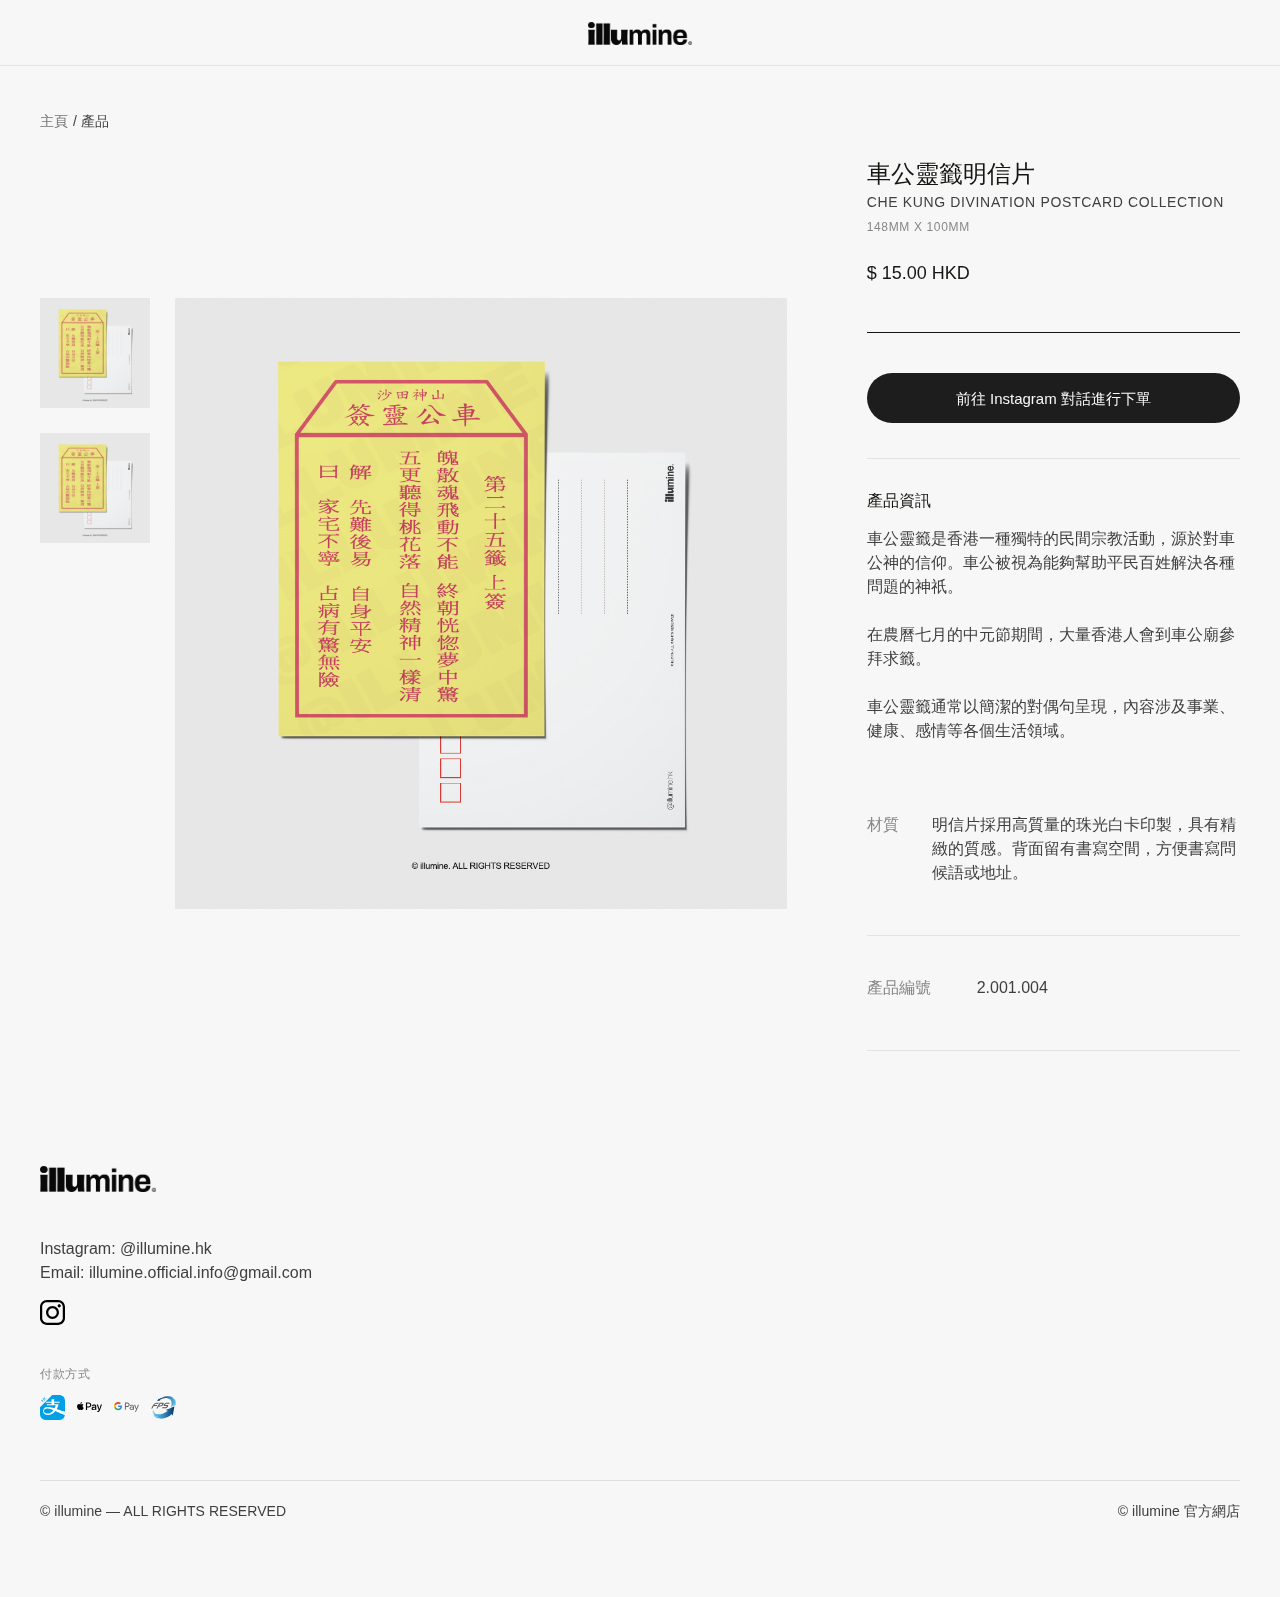
<file: product2001004.html>
<!DOCTYPE html>
<html lang="en">

<head>
  <meta charset="utf-8" />
  <title>© illumine 官方網店</title>
  <meta content="width=device-width, initial-scale=1" name="viewport" />
  <meta content="illumine" name="generator" />
  <link href="css/illumine-style.css" rel="stylesheet" type="text/css" />
  <script
    type="text/javascript">!function (o, c) { var n = c.documentElement, t = " w-mod-"; n.className += t + "js", ("ontouchstart" in o || o.DocumentTouch && c instanceof DocumentTouch) && (n.className += t + "touch") }(window, document);</script>
  <link href="images/favicon.png" rel="shortcut icon" type="image/x-icon" />
  <link href="images/favicon.png" rel="apple-touch-icon" />
  <script
    type="text/javascript">window.__illumine_CURRENCY_SETTINGS = { "currencyCode": "USD", "symbol": "$", "decimal": ".", "fractionDigits": 2, "group": ",", "template": "{{wf {\"path\":\"symbol\",\"type\":\"PlainText\"} }} {{wf {\"path\":\"amount\",\"type\":\"CommercePrice\"} }} {{wf {\"path\":\"currencyCode\",\"type\":\"PlainText\"} }}", "hideDecimalForWholeNumbers": false };</script>
</head>

<body>
  <div class="main-nav">
    <div data-animation="default" data-collapse="medium" data-duration="400" data-easing="ease" data-easing2="ease"
      role="banner" class="navbar w-nav">
      <div class="nav-container">
        <div id="w-node-d28bca2f-e8a5-8ea1-05fd-7466eaf525a9-eaf525a0" class="nav-brand"><a href="index.html"
            class="brand illumine-nav-brand"><img src="images/illumine-LOGO.png"></a>
        </div>
      </div>
    </div>
    <div class="section">
      <div class="container">
        <div class="breadcrumbs small-text">
          <div><a href="index.html" class="crumb-link first-child">主頁</a>/ </div>
          <div class="w-dyn-list">
            <div role="list" class="w-dyn-items">
              <div role="listitem" class="w-dyn-item"><a href="#" class="current-page-link">產品</a></div>
            </div>
          </div>
        </div>
        <div class="grid-halves product-grid">
          <div class="grid-first-half full-width-half">
            <div class="product-image-grid">
              <div class="product-gallery-image">
                <div class="w-dyn-list w-dyn-items-repeater-ref">
                  <script type="text/x-wf-template">%3Cdiv%20role%3D%22listitem%22%20class%3D%22w-dyn-item%20w-dyn-repeater-item%22%3E%3Ca%20href%3D%22%23%22%20data-wf-sku-bindings%3D%22%255B%257B%2522from%2522%253A%2522f_more_images_4dr%255B%255D%2522%252C%2522to%2522%253A%2522media%2522%257D%255D%22%20class%3D%22w-inline-block%20w-lightbox%22%3E%3Cimg%20alt%3D%22%22%20loading%3D%22lazy%22%20data-wf-sku-bindings%3D%22%255B%257B%2522from%2522%253A%2522f_more_images_4dr%255B%255D%2522%252C%2522to%2522%253A%2522src%2522%257D%255D%22%20src%3D%22https%3A%2F%2Fassets-global.website-files.com%2F633affd13d39f1256f2f8c75%2F635a5c196f2b1e157b320360_item_img_3.jpeg%22%20sizes%3D%22100vw%22%20srcset%3D%22https%3A%2F%2Fassets-global.website-files.com%2F633affd13d39f1256f2f8c75%2F635a5c196f2b1e157b320360_item_img_3-p-500.jpeg%20500w%2C%20https%3A%2F%2Fassets-global.website-files.com%2F633affd13d39f1256f2f8c75%2F635a5c196f2b1e157b320360_item_img_3-p-800.jpeg%20800w%2C%20https%3A%2F%2Fassets-global.website-files.com%2F633affd13d39f1256f2f8c75%2F635a5c196f2b1e157b320360_item_img_3.jpeg%201000w%22%2F%3E%3Cscript%20type%3D%22application%2Fjson%22%20class%3D%22w-json%22%3E%7B%0A%20%20%22items%22%3A%20%5B%0A%20%20%20%20%7B%0A%20%20%20%20%20%20%22url%22%3A%20%22https%3A%2F%2Fuploads-ssl.webflow.com%2F633affd13d39f1256f2f8c75%2F635a5c196f2b1e157b320360_item_img_3.jpeg%22%2C%0A%20%20%20%20%20%20%22type%22%3A%20%22image%22%0A%20%20%20%20%7D%0A%20%20%5D%2C%0A%20%20%22group%22%3A%20%22product%22%0A%7D%3C%2Fscript%3E%3C%2Fa%3E%3C%2Fdiv%3E</script>
                  <div role="list" class="gallery-list w-dyn-items" data-wf-collection="f_more_images_4dr">
                    <div role="listitem" class="w-dyn-item w-dyn-repeater-item"><a href="#"
                        class="w-inline-block w-lightbox"><img alt="" loading="lazy"
                          src="images/product-p/2001004/product.2001004-P3.jpg" sizes="100vw"
                          srcset="images/product-p/2001004/product.2001004-P3.jpg 500w, images/product-p/2001004/product.2001004-P3.jpg 800w, images/product-p/2001004/product.2001004-P3.jpg 1000w" />
                        <script type="application/json" class="w-json">{
"items": [
    {
      "url": "images/product-p/2001004/product.2001004-P3.jpg",
      "type": "image"
    }
  ],
  "group": "product"
}</script>
                      </a></div>
                    <div role="listitem" class="w-dyn-item w-dyn-repeater-item"><a href="#"
                        class="w-inline-block w-lightbox"><img alt="" loading="lazy"
                          src="images/product-p/2001004/product.2001004-P2.jpg" sizes="100vw"
                          srcset="images/product-p/2001004/product.2001004-P2.jpg 500w, images/product-p/2001004/product.2001004-P2.jpg 800w, images/product-p/2001004/product.2001004-P2.jpg 1000w" />
                        <script type="application/json" class="w-json">{
  "items": [
    {
      "url": "images/product-p/2001004/product.2001004-P2.jpg",
      "type": "image"
    }
  ],
  "group": "product"
}</script>
                      </a></div>
                  </div>
                  <div class="w-dyn-hide w-dyn-empty">
                    <div>No items found.</div>
                  </div>
                </div>
              </div>
              <div class="product-image-main"><a href="#"
                  class="w-inline-block w-lightbox"><img alt="" loading="lazy"
                    src="images/product-p/2001004/product.2001004-P1.jpg" sizes="100vw"
                    srcset="images/product-p/2001004/product.2001004-P1.jpg 500w,- images/product-p/2001004/product.2001004-P1.jpg 800w, images/product-p/2001004/product.2001004-P1.jpg 1000w" />
                  <script type="application/json" class="w-json">{
  "items": [
    {
      "url": "images/product-p/2001004/product.2001004-P1.jpg",
      "type": "image"
    }
  ],
  "group": "product"
}</script>
                </a></div>
            </div>
          </div>
          <div class="grid-second-half full-width-half">
            <div class="product-info no-padding">
              <div class="product-item-name">車公靈籤明信片</div>
              <div class="product-item-subname medium-caps-text">Che Kung Divination Postcard Collection</div>
              <div class="product-item-size small-caps-text">148mm x 100mm</div>
              <div class="price-block">
                <div class="product-item-price">$ 15.00 HKD</div>
                <div class="product-item-price compare-price"><!--COMPARE-PRICE--></div>
              </div>
            </div>
            <div class="cart-wrapper">
              <a data-default-text="前往 Instagram 對話進行下單" aria-busy="false"
                aria-haspopup="false" class="w-commerce-commercebuynowbutton buy-now button"
                href="https://ig.me/m/illumine.hk">前往 Instagram
                對話進行下單</a>
            </div>
            <div class="product-details">
              <div class="description-block">
                <div class="description-header">產品資訊</div>
                <div>車公靈籤是香港一種獨特的民間宗教活動，源於對車公神的信仰。車公被視為能夠幫助平民百姓解決各種問題的神祇。</br></br>
                  在農曆七月的中元節期間，大量香港人會到車公廟參拜求籤。</br></br>
                  車公靈籤通常以簡潔的對偶句呈現，內容涉及事業、健康、感情等各個生活領域。
                </div>
              </div>
              <div class="product-specs-wrapper">
                <div class="product-specs ingredients">
                  <div class="spec-elem">材質</div>
                  <div class="w-richtext">
                    <p>明信片採用高質量的珠光白卡印製，具有精緻的質感。背面留有書寫空間，方便書寫問候語或地址。</p>
                  </div>
                </div>
                <div class="product-specs highlights">
                  <div class="spec-elem">產品編號</div>
                  <div class="w-richtext">
                    <p>2.001.004</p>
                  </div>
                </div>
              </div>
            </div>
          </div>
        </div>
      </div>
    </div>
    <footer class="section footer">
      <div class="container">
        <div bis_skin_checked="1">
          <div class="footer-brand-info"
            bis_skin_checked="1">
            <div class="footer-brand" bis_skin_checked="1"><a href="index.html"
                class="footer-brand-link w-inline-block"><img src="images/illumine-LOGO.png" loading="lazy" alt=""></a>
            </div>
            <div class="footer-contact footer-text-bottom" bis_skin_checked="1">
              <div bis_skin_checked="1">Instagram: @illumine.hk <br>Email: illumine.official.info@gmail.com</div>
            </div>
            <a href="https://www.instagram.com/illumine.hk/"><img class="payment w-inline-block footer-text-bottom"
                src="images/instagram.svg"></a>
          </div>
        </div>
        <div class="contact-social" bis_skin_checked="1">
          <div class="caption-title small-caps-text" bis_skin_checked="1">付款方式</div>
          <div class="contact-shell" bis_skin_checked="1">
              <a class="social-link-item first w-inline-block payment"><img src="images/payment/alipayhk.svg" loading="lazy" alt="">
              <a class="social-link-item first w-inline-block payment"><img src="images/payment/applepay.svg" loading="lazy" alt="">
              <a class="social-link-item first w-inline-block payment"><img src="images/payment/googlepay.svg" loading="lazy" alt="">
              <a class="social-link-item first w-inline-block payment"><img src="images/payment/fps.svg" loading="lazy" alt="">
          </a>
          </div>  
        </div>
        <div class="footer-base footer-brand">
          <div class="footer-base-left">
            <div class="footer-base-item small-text">© illumine — ALL RIGHTS RESERVED
            </div>
          </div>
          <div class="footer-base-right">
            <div class="footer-base-item small-text">© illumine 官方網店
            </div>
          </div>
    </footer>
    <script src="js/jquery.js" type="text/javascript"></script>
    <script src="js/illumine-script.js" type="text/javascript"></script>
</body>

</html>
</file>
<file: css/illumine-style.css>
html {
  -webkit-text-size-adjust: 100%;
  -ms-text-size-adjust: 100%;
  font-family: sans-serif;
}

body {
  margin: 0;
}

article, aside, details, figcaption, figure, footer, header, hgroup, main, menu, nav, section, summary {
  display: block;
}

audio, canvas, progress, video {
  vertical-align: baseline;
  display: inline-block;
}

audio:not([controls]) {
  height: 0;
  display: none;
}

[hidden], template {
  display: none;
}

a {
  background-color: rgba(0, 0, 0, 0);
}

a:active, a:hover {
  outline: 0;
}

abbr[title] {
  border-bottom: 1px dotted;
}

b, strong {
  font-weight: bold;
}

dfn {
  font-style: italic;
}

h1 {
  margin: .67em 0;
  font-size: 2em;
}

mark {
  color: #000;
  background: #ff0;
}

small {
  font-size: 80%;
}

sub, sup {
  vertical-align: baseline;
  font-size: 75%;
  line-height: 0;
  position: relative;
}

sup {
  top: -.5em;
}

sub {
  bottom: -.25em;
}

img {
  border: 0;
}

svg:not(:root) {
  overflow: hidden;
}

hr {
  box-sizing: content-box;
  height: 0;
}

pre {
  overflow: auto;
}

code, kbd, pre, samp {
  font-family: monospace;
  font-size: 1em;
}

button, input, optgroup, select, textarea {
  color: inherit;
  font: inherit;
  margin: 0;
}

button {
  overflow: visible;
}

button, select {
  text-transform: none;
}

button, html input[type="button"], input[type="reset"] {
  -webkit-appearance: button;
  cursor: pointer;
}

button[disabled], html input[disabled] {
  cursor: default;
}

button::-moz-focus-inner, input::-moz-focus-inner {
  border: 0;
  padding: 0;
}

input {
  line-height: normal;
}

input[type="checkbox"], input[type="radio"] {
  box-sizing: border-box;
  padding: 0;
}

input[type="number"]::-webkit-inner-spin-button, input[type="number"]::-webkit-outer-spin-button {
  height: auto;
}

input[type="search"] {
  -webkit-appearance: none;
}

input[type="search"]::-webkit-search-cancel-button, input[type="search"]::-webkit-search-decoration {
  -webkit-appearance: none;
}

legend {
  border: 0;
  padding: 0;
}

textarea {
  overflow: auto;
}

optgroup {
  font-weight: bold;
}

table {
  border-collapse: collapse;
  border-spacing: 0;
}

td, th {
  padding: 0;
}

@font-face {
  font-family: illumine-icons;
  src: url("[data-uri]") format("truetype");
  font-weight: normal;
  font-style: normal;
}

[class^="w-icon-"], [class*=" w-icon-"] {
  speak: none;
  font-variant: normal;
  text-transform: none;
  -webkit-font-smoothing: antialiased;
  -moz-osx-font-smoothing: grayscale;
  font-style: normal;
  font-weight: normal;
  line-height: 1;
  font-family: illumine-icons !important;
}

.w-icon-slider-right:before {
  content: "";
}

.w-icon-slider-left:before {
  content: "";
}

.w-icon-nav-menu:before {
  content: "";
}

.w-icon-arrow-down:before, .w-icon-dropdown-toggle:before {
  content: "";
}

.w-icon-file-upload-remove:before {
  content: "";
}

.w-icon-file-upload-icon:before {
  content: "";
}

* {
  box-sizing: border-box;
}

html {
  height: 100%;
}

body {
  color: #333;
  background-color: #fff;
  min-height: 100%;
  margin: 0;
  font-family: Arial, sans-serif;
  font-size: 14px;
  line-height: 20px;
}

img {
  vertical-align: middle;
  max-width: 100%;
  display: inline-block;
}

html.w-mod-touch * {
  background-attachment: scroll !important;
}

.w-block {
  display: block;
}

.w-inline-block {
  max-width: 100%;
  display: inline-block;
}

.w-clearfix:before, .w-clearfix:after {
  content: " ";
  grid-area: 1 / 1 / 2 / 2;
  display: table;
}

.w-clearfix:after {
  clear: both;
}

.w-hidden {
  display: none;
}

.w-button {
  color: #fff;
  line-height: inherit;
  cursor: pointer;
  background-color: #3898ec;
  border: 0;
  border-radius: 0;
  padding: 9px 15px;
  text-decoration: none;
  display: inline-block;
}

input.w-button {
  -webkit-appearance: button;
}

html[data-w-dynpage] [data-w-cloak] {
  color: rgba(0, 0, 0, 0) !important;
}

.w-code-block {
  margin: unset;
}

pre.w-code-block code {
  all: inherit;
}

.w-illumine-badge, .w-illumine-badge * {
  z-index: auto;
  visibility: visible;
  box-sizing: border-box;
  float: none;
  clear: none;
  box-shadow: none;
  opacity: 1;
  direction: ltr;
  font-family: inherit;
  font-weight: inherit;
  color: inherit;
  font-size: inherit;
  line-height: inherit;
  font-style: inherit;
  font-variant: inherit;
  text-align: inherit;
  letter-spacing: inherit;
  -webkit-text-decoration: inherit;
  text-decoration: inherit;
  text-indent: 0;
  text-transform: inherit;
  text-shadow: none;
  font-smoothing: auto;
  vertical-align: baseline;
  cursor: inherit;
  white-space: inherit;
  word-break: normal;
  word-spacing: normal;
  word-wrap: normal;
  background: none;
  border: 0 rgba(0, 0, 0, 0);
  border-radius: 0;
  width: auto;
  min-width: 0;
  max-width: none;
  height: auto;
  min-height: 0;
  max-height: none;
  margin: 0;
  padding: 0;
  list-style-type: disc;
  transition: none;
  display: block;
  position: static;
  top: auto;
  bottom: auto;
  left: auto;
  right: auto;
  overflow: visible;
  transform: none;
}

.w-illumine-badge {
  white-space: nowrap;
  cursor: pointer;
  box-shadow: 0 0 0 1px rgba(0, 0, 0, .1), 0 1px 3px rgba(0, 0, 0, .1);
  visibility: visible !important;
  z-index: 2147483647 !important;
  color: #aaadb0 !important;
  opacity: 1 !important;
  background-color: #fff !important;
  border-radius: 3px !important;
  width: auto !important;
  height: auto !important;
  margin: 0 !important;
  padding: 6px !important;
  font-size: 12px !important;
  line-height: 14px !important;
  text-decoration: none !important;
  display: inline-block !important;
  position: fixed !important;
  top: auto !important;
  bottom: 12px !important;
  left: auto !important;
  right: 12px !important;
  overflow: visible !important;
  transform: none !important;
}

.w-illumine-badge > img {
  visibility: visible !important;
  opacity: 1 !important;
  vertical-align: middle !important;
  display: inline-block !important;
}

h1, h2, h3, h4, h5, h6 {
  margin-bottom: 10px;
  font-weight: bold;
}

h1 {
  margin-top: 20px;
  font-size: 38px;
  line-height: 44px;
}

h2 {
  margin-top: 20px;
  font-size: 32px;
  line-height: 36px;
}

h3 {
  margin-top: 20px;
  font-size: 24px;
  line-height: 30px;
}

h4 {
  margin-top: 10px;
  font-size: 18px;
  line-height: 24px;
}

h5 {
  margin-top: 10px;
  font-size: 14px;
  line-height: 20px;
}

h6 {
  margin-top: 10px;
  font-size: 12px;
  line-height: 18px;
}

p {
  margin-top: 0;
  margin-bottom: 10px;
}

blockquote {
  border-left: 5px solid #e2e2e2;
  margin: 0 0 10px;
  padding: 10px 20px;
  font-size: 18px;
  line-height: 22px;
}

figure {
  margin: 0 0 10px;
}

ul, ol {
  margin-top: 0;
  margin-bottom: 10px;
  padding-left: 40px;
}

.w-list-unstyled {
  padding-left: 0;
  list-style: none;
}

.w-embed:before, .w-embed:after {
  content: " ";
  grid-area: 1 / 1 / 2 / 2;
  display: table;
}

.w-embed:after {
  clear: both;
}

.w-video {
  width: 100%;
  padding: 0;
  position: relative;
}

.w-video iframe, .w-video object, .w-video embed {
  border: none;
  width: 100%;
  height: 100%;
  position: absolute;
  top: 0;
  left: 0;
}

fieldset {
  border: 0;
  margin: 0;
  padding: 0;
}

button, [type="button"], [type="reset"] {
  cursor: pointer;
  -webkit-appearance: button;
  border: 0;
  background-color:#00000000
}

.w-form {
  margin: 0 0 15px;
}

.w-form-done {
  text-align: center;
  background-color: #ddd;
  padding: 20px;
  display: none;
}

.w-form-fail {
  background-color: #ffdede;
  margin-top: 10px;
  padding: 10px;
  display: none;
}

label {
  margin-bottom: 5px;
  font-weight: bold;
  display: block;
}

.w-input, .w-select {
  color: #333;
  vertical-align: middle;
  background-color: #fff;
  border: 1px solid #ccc;
  width: 100%;
  height: 38px;
  margin-bottom: 10px;
  padding: 8px 12px;
  font-size: 14px;
  line-height: 1.42857;
  display: block;
}

.w-input:-moz-placeholder, .w-select:-moz-placeholder {
  color: #999;
}

.w-input::-moz-placeholder, .w-select::-moz-placeholder {
  color: #999;
  opacity: 1;
}

.w-input::-webkit-input-placeholder, .w-select::-webkit-input-placeholder {
  color: #999;
}

.w-input:focus, .w-select:focus {
  border-color: #3898ec;
  outline: 0;
}

.w-input[disabled], .w-select[disabled], .w-input[readonly], .w-select[readonly], fieldset[disabled] .w-input, fieldset[disabled] .w-select {
  cursor: not-allowed;
}

.w-input[disabled]:not(.w-input-disabled), .w-select[disabled]:not(.w-input-disabled), .w-input[readonly], .w-select[readonly], fieldset[disabled]:not(.w-input-disabled) .w-input, fieldset[disabled]:not(.w-input-disabled) .w-select {
  background-color: #eee;
}

textarea.w-input, textarea.w-select {
  height: auto;
}

.w-select {
  background-color: #f3f3f3;
}

.w-select[multiple] {
  height: auto;
}

.w-form-label {
  cursor: pointer;
  margin-bottom: 0;
  font-weight: normal;
  display: inline-block;
}

.w-radio {
  margin-bottom: 5px;
  padding-left: 20px;
  display: block;
}

.w-radio:before, .w-radio:after {
  content: " ";
  grid-area: 1 / 1 / 2 / 2;
  display: table;
}

.w-radio:after {
  clear: both;
}

.w-radio-input {
  float: left;
  margin: 3px 0 0 -20px;
  line-height: normal;
}

.w-file-upload {
  margin-bottom: 10px;
  display: block;
}

.w-file-upload-input {
  opacity: 0;
  z-index: -100;
  width: .1px;
  height: .1px;
  position: absolute;
  overflow: hidden;
}

.w-file-upload-default, .w-file-upload-uploading, .w-file-upload-success {
  color: #333;
  display: inline-block;
}

.w-file-upload-error {
  margin-top: 10px;
  display: block;
}

.w-file-upload-default.w-hidden, .w-file-upload-uploading.w-hidden, .w-file-upload-error.w-hidden, .w-file-upload-success.w-hidden {
  display: none;
}

.w-file-upload-uploading-btn {
  cursor: pointer;
  background-color: #fafafa;
  border: 1px solid #ccc;
  margin: 0;
  padding: 8px 12px;
  font-size: 14px;
  font-weight: normal;
  display: flex;
}

.w-file-upload-file {
  background-color: #fafafa;
  border: 1px solid #ccc;
  flex-grow: 1;
  justify-content: space-between;
  margin: 0;
  padding: 8px 9px 8px 11px;
  display: flex;
}

.w-file-upload-file-name {
  font-size: 14px;
  font-weight: normal;
  display: block;
}

.w-file-remove-link {
  cursor: pointer;
  width: auto;
  height: auto;
  margin-top: 3px;
  margin-left: 10px;
  padding: 3px;
  display: block;
}

.w-icon-file-upload-remove {
  margin: auto;
  font-size: 10px;
}

.w-file-upload-error-msg {
  color: #ea384c;
  padding: 2px 0;
  display: inline-block;
}

.w-file-upload-info {
  padding: 0 12px;
  line-height: 38px;
  display: inline-block;
}

.w-file-upload-label {
  cursor: pointer;
  background-color: #fafafa;
  border: 1px solid #ccc;
  margin: 0;
  padding: 8px 12px;
  font-size: 14px;
  font-weight: normal;
  display: inline-block;
}

.w-icon-file-upload-icon, .w-icon-file-upload-uploading {
  width: 20px;
  margin-right: 8px;
  display: inline-block;
}

.w-icon-file-upload-uploading {
  height: 20px;
}

.w-container {
  max-width: 940px;
  margin-left: auto;
  margin-right: auto;
}

.w-container:before, .w-container:after {
  content: " ";
  grid-area: 1 / 1 / 2 / 2;
  display: table;
}

.w-container:after {
  clear: both;
}

.w-container .w-row {
  margin-left: -10px;
  margin-right: -10px;
}

.w-row:before, .w-row:after {
  content: " ";
  grid-area: 1 / 1 / 2 / 2;
  display: table;
}

.w-row:after {
  clear: both;
}

.w-row .w-row {
  margin-left: 0;
  margin-right: 0;
}

.w-col {
  float: left;
  width: 100%;
  min-height: 1px;
  padding-left: 10px;
  padding-right: 10px;
  position: relative;
}

.w-col .w-col {
  padding-left: 0;
  padding-right: 0;
}

.w-col-1 {
  width: 8.33333%;
}

.w-col-2 {
  width: 16.6667%;
}

.w-col-3 {
  width: 25%;
}

.w-col-4 {
  width: 33.3333%;
}

.w-col-5 {
  width: 41.6667%;
}

.w-col-6 {
  width: 50%;
}

.w-col-7 {
  width: 58.3333%;
}

.w-col-8 {
  width: 66.6667%;
}

.w-col-9 {
  width: 75%;
}

.w-col-10 {
  width: 83.3333%;
}

.w-col-11 {
  width: 91.6667%;
}

.w-col-12 {
  width: 100%;
}

.w-hidden-main {
  display: none !important;
}

@media screen and (max-width: 991px) {
  .w-container {
    max-width: 728px;
  }

  .w-hidden-main {
    display: inherit !important;
  }

  .w-hidden-medium {
    display: none !important;
  }

  .w-col-medium-1 {
    width: 8.33333%;
  }

  .w-col-medium-2 {
    width: 16.6667%;
  }

  .w-col-medium-3 {
    width: 25%;
  }

  .w-col-medium-4 {
    width: 33.3333%;
  }

  .w-col-medium-5 {
    width: 41.6667%;
  }

  .w-col-medium-6 {
    width: 50%;
  }

  .w-col-medium-7 {
    width: 58.3333%;
  }

  .w-col-medium-8 {
    width: 66.6667%;
  }

  .w-col-medium-9 {
    width: 75%;
  }

  .w-col-medium-10 {
    width: 83.3333%;
  }

  .w-col-medium-11 {
    width: 91.6667%;
  }

  .w-col-medium-12 {
    width: 100%;
  }

  .w-col-stack {
    width: 100%;
    left: auto;
    right: auto;
  }
}

@media screen and (max-width: 767px) {
  .w-hidden-main, .w-hidden-medium {
    display: inherit !important;
  }

  .w-hidden-small {
    display: none !important;
  }

  .w-row, .w-container .w-row {
    margin-left: 0;
    margin-right: 0;
  }

  .w-col {
    width: 100%;
    left: auto;
    right: auto;
  }

  .w-col-small-1 {
    width: 8.33333%;
  }

  .w-col-small-2 {
    width: 16.6667%;
  }

  .w-col-small-3 {
    width: 25%;
  }

  .w-col-small-4 {
    width: 33.3333%;
  }

  .w-col-small-5 {
    width: 41.6667%;
  }

  .w-col-small-6 {
    width: 50%;
  }

  .w-col-small-7 {
    width: 58.3333%;
  }

  .w-col-small-8 {
    width: 66.6667%;
  }

  .w-col-small-9 {
    width: 75%;
  }

  .w-col-small-10 {
    width: 83.3333%;
  }

  .w-col-small-11 {
    width: 91.6667%;
  }

  .w-col-small-12 {
    width: 100%;
  }
}

@media screen and (max-width: 479px) {
  .w-container {
    max-width: none;
  }

  .w-hidden-main, .w-hidden-medium, .w-hidden-small {
    display: inherit !important;
  }

  .w-hidden-tiny {
    display: none !important;
  }

  .w-col {
    width: 100%;
  }

  .w-col-tiny-1 {
    width: 8.33333%;
  }

  .w-col-tiny-2 {
    width: 16.6667%;
  }

  .w-col-tiny-3 {
    width: 25%;
  }

  .w-col-tiny-4 {
    width: 33.3333%;
  }

  .w-col-tiny-5 {
    width: 41.6667%;
  }

  .w-col-tiny-6 {
    width: 50%;
  }

  .w-col-tiny-7 {
    width: 58.3333%;
  }

  .w-col-tiny-8 {
    width: 66.6667%;
  }

  .w-col-tiny-9 {
    width: 75%;
  }

  .w-col-tiny-10 {
    width: 83.3333%;
  }

  .w-col-tiny-11 {
    width: 91.6667%;
  }

  .w-col-tiny-12 {
    width: 100%;
  }
}

.w-widget {
  position: relative;
}

.w-widget-map {
  width: 100%;
  height: 400px;
}

.w-widget-map label {
  width: auto;
  display: inline;
}

.w-widget-map img {
  max-width: inherit;
}

.w-widget-map .gm-style-iw {
  text-align: center;
}

.w-widget-map .gm-style-iw > button {
  display: none !important;
}

.w-widget-twitter {
  overflow: hidden;
}

.w-widget-twitter-count-shim {
  vertical-align: top;
  text-align: center;
  background: #fff;
  border: 1px solid #758696;
  border-radius: 3px;
  width: 28px;
  height: 20px;
  display: inline-block;
  position: relative;
}

.w-widget-twitter-count-shim * {
  pointer-events: none;
  -webkit-user-select: none;
  -ms-user-select: none;
  user-select: none;
}

.w-widget-twitter-count-shim .w-widget-twitter-count-inner {
  text-align: center;
  color: #999;
  font-family: serif;
  font-size: 15px;
  line-height: 12px;
  position: relative;
}

.w-widget-twitter-count-shim .w-widget-twitter-count-clear {
  display: block;
  position: relative;
}

.w-widget-twitter-count-shim.w--large {
  width: 36px;
  height: 28px;
}

.w-widget-twitter-count-shim.w--large .w-widget-twitter-count-inner {
  font-size: 18px;
  line-height: 18px;
}

.w-widget-twitter-count-shim:not(.w--vertical) {
  margin-left: 5px;
  margin-right: 8px;
}

.w-widget-twitter-count-shim:not(.w--vertical).w--large {
  margin-left: 6px;
}

.w-widget-twitter-count-shim:not(.w--vertical):before, .w-widget-twitter-count-shim:not(.w--vertical):after {
  content: " ";
  pointer-events: none;
  border: solid rgba(0, 0, 0, 0);
  width: 0;
  height: 0;
  position: absolute;
  top: 50%;
  left: 0;
}

.w-widget-twitter-count-shim:not(.w--vertical):before {
  border-width: 4px;
  border-color: rgba(117, 134, 150, 0) #5d6c7b rgba(117, 134, 150, 0) rgba(117, 134, 150, 0);
  margin-top: -4px;
  margin-left: -9px;
}

.w-widget-twitter-count-shim:not(.w--vertical).w--large:before {
  border-width: 5px;
  margin-top: -5px;
  margin-left: -10px;
}

.w-widget-twitter-count-shim:not(.w--vertical):after {
  border-width: 4px;
  border-color: rgba(255, 255, 255, 0) #fff rgba(255, 255, 255, 0) rgba(255, 255, 255, 0);
  margin-top: -4px;
  margin-left: -8px;
}

.w-widget-twitter-count-shim:not(.w--vertical).w--large:after {
  border-width: 5px;
  margin-top: -5px;
  margin-left: -9px;
}

.w-widget-twitter-count-shim.w--vertical {
  width: 61px;
  height: 33px;
  margin-bottom: 8px;
}

.w-widget-twitter-count-shim.w--vertical:before, .w-widget-twitter-count-shim.w--vertical:after {
  content: " ";
  pointer-events: none;
  border: solid rgba(0, 0, 0, 0);
  width: 0;
  height: 0;
  position: absolute;
  top: 100%;
  left: 50%;
}

.w-widget-twitter-count-shim.w--vertical:before {
  border-width: 5px;
  border-color: #5d6c7b rgba(117, 134, 150, 0) rgba(117, 134, 150, 0);
  margin-left: -5px;
}

.w-widget-twitter-count-shim.w--vertical:after {
  border-width: 4px;
  border-color: #fff rgba(255, 255, 255, 0) rgba(255, 255, 255, 0);
  margin-left: -4px;
}

.w-widget-twitter-count-shim.w--vertical .w-widget-twitter-count-inner {
  font-size: 18px;
  line-height: 22px;
}

.w-widget-twitter-count-shim.w--vertical.w--large {
  width: 76px;
}

.w-background-video {
  color: #fff;
  height: 500px;
  position: relative;
  overflow: hidden;
}

.w-background-video > video {
  object-fit: cover;
  z-index: -100;
  background-position: 50%;
  background-size: cover;
  width: 100%;
  height: 100%;
  margin: auto;
  position: absolute;
  top: -100%;
  bottom: -100%;
  left: -100%;
  right: -100%;
}

.w-background-video > video::-webkit-media-controls-start-playback-button {
  -webkit-appearance: none;
  display: none !important;
}

.w-background-video--control {
  background-color: rgba(0, 0, 0, 0);
  padding: 0;
  position: absolute;
  bottom: 1em;
  right: 1em;
}

.w-background-video--control > [hidden] {
  display: none !important;
}

.w-slider {
  text-align: center;
  clear: both;
  -webkit-tap-highlight-color: rgba(0, 0, 0, 0);
  tap-highlight-color: rgba(0, 0, 0, 0);
  background: #ddd;
  height: 300px;
  position: relative;
}

.w-slider-mask {
  z-index: 1;
  white-space: nowrap;
  height: 100%;
  display: block;
  position: relative;
  left: 0;
  right: 0;
  overflow: hidden;
}

.w-slide {
  vertical-align: top;
  white-space: normal;
  text-align: left;
  width: 100%;
  height: 100%;
  display: inline-block;
  position: relative;
}

.w-slider-nav {
  z-index: 2;
  text-align: center;
  -webkit-tap-highlight-color: rgba(0, 0, 0, 0);
  tap-highlight-color: rgba(0, 0, 0, 0);
  height: 40px;
  margin: auto;
  padding-top: 10px;
  position: absolute;
  top: auto;
  bottom: 0;
  left: 0;
  right: 0;
}

.w-slider-nav.w-round > div {
  border-radius: 100%;
}

.w-slider-nav.w-num > div {
  font-size: inherit;
  line-height: inherit;
  width: auto;
  height: auto;
  padding: .2em .5em;
}

.w-slider-nav.w-shadow > div {
  box-shadow: 0 0 3px rgba(51, 51, 51, .4);
}

.w-slider-nav-invert {
  color: #fff;
}

.w-slider-nav-invert > div {
  background-color: rgba(34, 34, 34, .4);
}

.w-slider-nav-invert > div.w-active {
  background-color: #222;
}

.w-slider-dot {
  cursor: pointer;
  background-color: rgba(255, 255, 255, .4);
  width: 1em;
  height: 1em;
  margin: 0 3px .5em;
  transition: background-color .1s, color .1s;
  display: inline-block;
  position: relative;
}

.w-slider-dot.w-active {
  background-color: #fff;
}

.w-slider-dot:focus {
  outline: none;
  box-shadow: 0 0 0 2px #fff;
}

.w-slider-dot:focus.w-active {
  box-shadow: none;
}

.w-slider-arrow-left, .w-slider-arrow-right {
  cursor: pointer;
  color: #fff;
  -webkit-tap-highlight-color: rgba(0, 0, 0, 0);
  tap-highlight-color: rgba(0, 0, 0, 0);
  -webkit-user-select: none;
  -ms-user-select: none;
  user-select: none;
  width: 80px;
  margin: auto;
  font-size: 40px;
  position: absolute;
  top: 0;
  bottom: 0;
  left: 0;
  right: 0;
  overflow: hidden;
}

.w-slider-arrow-left [class^="w-icon-"], .w-slider-arrow-right [class^="w-icon-"], .w-slider-arrow-left [class*=" w-icon-"], .w-slider-arrow-right [class*=" w-icon-"] {
  position: absolute;
}

.w-slider-arrow-left:focus, .w-slider-arrow-right:focus {
  outline: 0;
}

.w-slider-arrow-left {
  z-index: 3;
  right: auto;
}

.w-slider-arrow-right {
  z-index: 4;
  left: auto;
}

.w-icon-slider-left, .w-icon-slider-right {
  width: 1em;
  height: 1em;
  margin: auto;
  top: 0;
  bottom: 0;
  left: 0;
  right: 0;
}

.w-slider-aria-label {
  clip: rect(0 0 0 0);
  border: 0;
  width: 1px;
  height: 1px;
  margin: -1px;
  padding: 0;
  position: absolute;
  overflow: hidden;
}

.w-slider-force-show {
  display: block !important;
}

.w-dropdown {
  text-align: left;
  z-index: 900;
  margin-left: auto;
  margin-right: auto;
  display: inline-block;
  position: relative;
}

.w-dropdown-btn, .w-dropdown-toggle, .w-dropdown-link {
  vertical-align: top;
  color: #222;
  text-align: left;
  white-space: nowrap;
  margin-left: auto;
  margin-right: auto;
  padding: 20px;
  text-decoration: none;
  position: relative;
}

.w-dropdown-toggle {
  -webkit-user-select: none;
  -ms-user-select: none;
  user-select: none;
  cursor: pointer;
  padding-right: 40px;
  display: inline-block;
}

.w-dropdown-toggle:focus {
  outline: 0;
}

.w-icon-dropdown-toggle {
  width: 1em;
  height: 1em;
  margin: auto 20px auto auto;
  position: absolute;
  top: 0;
  bottom: 0;
  right: 0;
}

.w-dropdown-list {
  background: #ddd;
  min-width: 100%;
  display: none;
  position: absolute;
}

.w-dropdown-list.w--open {
  display: block;
}

.w-dropdown-link {
  color: #222;
  padding: 10px 20px;
  display: block;
}

.w-dropdown-link.w--current {
  color: #0082f3;
}

.w-dropdown-link:focus {
  outline: 0;
}

@media screen and (max-width: 767px) {
  .w-nav-brand {
    padding-left: 10px;
  }
}

.w-lightbox-backdrop {
  cursor: auto;
  letter-spacing: normal;
  text-indent: 0;
  text-shadow: none;
  text-transform: none;
  visibility: visible;
  white-space: normal;
  word-break: normal;
  word-spacing: normal;
  word-wrap: normal;
  color: #fff;
  text-align: center;
  z-index: 2000;
  opacity: 0;
  -webkit-user-select: none;
  -moz-user-select: none;
  -webkit-tap-highlight-color: transparent;
  background: rgba(0, 0, 0, .9);
  outline: 0;
  font-family: Helvetica Neue, Helvetica, Ubuntu, Segoe UI, Verdana, sans-serif;
  font-size: 17px;
  font-style: normal;
  font-weight: 300;
  line-height: 1.2;
  list-style: disc;
  position: fixed;
  top: 0;
  bottom: 0;
  left: 0;
  right: 0;
  -webkit-transform: translate(0);
}

.w-lightbox-backdrop, .w-lightbox-container {
  -webkit-overflow-scrolling: touch;
  height: 100%;
  overflow: auto;
}

.w-lightbox-content {
  height: 100vh;
  position: relative;
  overflow: hidden;
}

.w-lightbox-view {
  opacity: 0;
  width: 100vw;
  height: 100vh;
  position: absolute;
}

.w-lightbox-view:before {
  content: "";
  height: 100vh;
}

.w-lightbox-group, .w-lightbox-group .w-lightbox-view, .w-lightbox-group .w-lightbox-view:before {
  height: 86vh;
}

.w-lightbox-frame, .w-lightbox-view:before {
  vertical-align: middle;
  display: inline-block;
}

.w-lightbox-figure {
  margin: 0;
  position: relative;
}

.w-lightbox-group .w-lightbox-figure {
  cursor: pointer;
}

.w-lightbox-img {
  width: auto;
  max-width: none;
  height: auto;
}

.w-lightbox-image {
  float: none;
  max-width: 100vw;
  max-height: 100vh;
  display: block;
}

.w-lightbox-group .w-lightbox-image {
  max-height: 86vh;
}

.w-lightbox-caption {
  text-align: left;
  text-overflow: ellipsis;
  white-space: nowrap;
  background: rgba(0, 0, 0, .4);
  padding: .5em 1em;
  position: absolute;
  bottom: 0;
  left: 0;
  right: 0;
  overflow: hidden;
}

.w-lightbox-embed {
  width: 100%;
  height: 100%;
  position: absolute;
  top: 0;
  bottom: 0;
  left: 0;
  right: 0;
}

.w-lightbox-control {
  cursor: pointer;
  background-position: center;
  background-repeat: no-repeat;
  background-size: 24px;
  width: 4em;
  transition: all .3s;
  position: absolute;
  top: 0;
}

.w-lightbox-left {
  background-image: url("[data-uri]");
  display: none;
  bottom: 0;
  left: 0;
}

.w-lightbox-right {
  background-image: url("[data-uri]");
  display: none;
  bottom: 0;
  right: 0;
}

.w-lightbox-close {
  background-image: url("[data-uri]");
  background-size: 18px;
  height: 2.6em;
  right: 0;
}

.w-lightbox-strip {
  white-space: nowrap;
  padding: 0 1vh;
  line-height: 0;
  position: absolute;
  bottom: 0;
  left: 0;
  right: 0;
  overflow-x: auto;
  overflow-y: hidden;
}

.w-lightbox-item {
  box-sizing: content-box;
  cursor: pointer;
  width: 10vh;
  padding: 2vh 1vh;
  display: inline-block;
  -webkit-transform: translate3d(0, 0, 0);
}

.w-lightbox-active {
  opacity: .3;
}

.w-lightbox-thumbnail {
  background: #222;
  height: 10vh;
  position: relative;
  overflow: hidden;
}

.w-lightbox-thumbnail-image {
  position: absolute;
  top: 0;
  left: 0;
}

.w-lightbox-thumbnail .w-lightbox-tall {
  width: 100%;
  top: 50%;
  transform: translate(0, -50%);
}

.w-lightbox-thumbnail .w-lightbox-wide {
  height: 100%;
  left: 50%;
  transform: translate(-50%);
}

.w-lightbox-spinner {
  box-sizing: border-box;
  border: 5px solid rgba(0, 0, 0, .4);
  border-radius: 50%;
  width: 40px;
  height: 40px;
  margin-top: -20px;
  margin-left: -20px;
  animation: .8s linear infinite spin;
  position: absolute;
  top: 50%;
  left: 50%;
}

.w-lightbox-spinner:after {
  content: "";
  border: 3px solid rgba(0, 0, 0, 0);
  border-bottom-color: #fff;
  border-radius: 50%;
  position: absolute;
  top: -4px;
  bottom: -4px;
  left: -4px;
  right: -4px;
}

.w-lightbox-hide {
  display: none;
}

.w-lightbox-noscroll {
  overflow: hidden;
}

@media (min-width: 768px) {
  .w-lightbox-content {
    height: 96vh;
    margin-top: 2vh;
  }

  .w-lightbox-view, .w-lightbox-view:before {
    height: 96vh;
  }

  .w-lightbox-group, .w-lightbox-group .w-lightbox-view, .w-lightbox-group .w-lightbox-view:before {
    height: 84vh;
  }

  .w-lightbox-image {
    max-width: 96vw;
    max-height: 96vh;
  }

  .w-lightbox-group .w-lightbox-image {
    max-width: 82.3vw;
    max-height: 84vh;
  }

  .w-lightbox-left, .w-lightbox-right {
    opacity: .5;
    display: block;
  }

  .w-lightbox-close {
    opacity: .8;
  }

  .w-lightbox-control:hover {
    opacity: 1;
  }
}

.w-lightbox-inactive, .w-lightbox-inactive:hover {
  opacity: 0;
}

.w-richtext:before, .w-richtext:after {
  content: " ";
  grid-area: 1 / 1 / 2 / 2;
  display: table;
}

.w-richtext:after {
  clear: both;
}

.w-richtext[contenteditable="true"]:before, .w-richtext[contenteditable="true"]:after {
  white-space: initial;
}

.w-richtext ol, .w-richtext ul {
  overflow: hidden;
}

.w-richtext .w-richtext-figure-selected.w-richtext-figure-type-video div:after, .w-richtext .w-richtext-figure-selected[data-rt-type="video"] div:after, .w-richtext .w-richtext-figure-selected.w-richtext-figure-type-image div, .w-richtext .w-richtext-figure-selected[data-rt-type="image"] div {
  outline: 2px solid #2895f7;
}

.w-richtext figure.w-richtext-figure-type-video > div:after, .w-richtext figure[data-rt-type="video"] > div:after {
  content: "";
  display: none;
  position: absolute;
  top: 0;
  bottom: 0;
  left: 0;
  right: 0;
}

.w-richtext figure {
  max-width: 60%;
  position: relative;
}

.w-richtext figure > div:before {
  cursor: default !important;
}

.w-richtext figure img {
  width: 100%;
}

.w-richtext figure figcaption.w-richtext-figcaption-placeholder {
  opacity: .6;
}

.w-richtext figure div {
  color: rgba(0, 0, 0, 0);
  font-size: 0;
}

.w-richtext figure.w-richtext-figure-type-image, .w-richtext figure[data-rt-type="image"] {
  display: table;
}

.w-richtext figure.w-richtext-figure-type-image > div, .w-richtext figure[data-rt-type="image"] > div {
  display: inline-block;
}

.w-richtext figure.w-richtext-figure-type-image > figcaption, .w-richtext figure[data-rt-type="image"] > figcaption {
  caption-side: bottom;
  display: table-caption;
}

.w-richtext figure.w-richtext-figure-type-video, .w-richtext figure[data-rt-type="video"] {
  width: 60%;
  height: 0;
}

.w-richtext figure.w-richtext-figure-type-video iframe, .w-richtext figure[data-rt-type="video"] iframe {
  width: 100%;
  height: 100%;
  position: absolute;
  top: 0;
  left: 0;
}

.w-richtext figure.w-richtext-figure-type-video > div, .w-richtext figure[data-rt-type="video"] > div {
  width: 100%;
}

.w-richtext figure.w-richtext-align-center {
  clear: both;
  margin-left: auto;
  margin-right: auto;
}

.w-richtext figure.w-richtext-align-center.w-richtext-figure-type-image > div, .w-richtext figure.w-richtext-align-center[data-rt-type="image"] > div {
  max-width: 100%;
}

.w-richtext figure.w-richtext-align-normal {
  clear: both;
}

.w-richtext figure.w-richtext-align-fullwidth {
  text-align: center;
  clear: both;
  width: 100%;
  max-width: 100%;
  margin-left: auto;
  margin-right: auto;
  display: block;
}

.w-richtext figure.w-richtext-align-fullwidth > div {
  padding-bottom: inherit;
  display: inline-block;
}

.w-richtext figure.w-richtext-align-fullwidth > figcaption {
  display: block;
}

.w-richtext figure.w-richtext-align-floatleft {
  float: left;
  clear: none;
  margin-right: 15px;
}

.w-richtext figure.w-richtext-align-floatright {
  float: right;
  clear: none;
  margin-left: 15px;
}

.w-nav {
  z-index: 1000;
  background: #ddd;
  position: relative;
}

.w-nav:before, .w-nav:after {
  content: " ";
  grid-area: 1 / 1 / 2 / 2;
  display: table;
}

.w-nav:after {
  clear: both;
}

.w-nav-brand {
  float: left;
  color: #333;
  text-decoration: none;
  position: relative;
}

.button {
  vertical-align: top;
  color: #222;
  text-align: left;
  margin-left: auto;
  margin-right: auto;
  padding: 20px;
  text-decoration: none;
  display: inline-block;
  position: relative;
  background-color: #00000000;
}

.w-nav-link {
  vertical-align: top;
  color: #222;
  text-align: left;
  margin-left: auto;
  margin-right: auto;
  padding: 20px;
  text-decoration: none;
  display: inline-block;
  position: relative;
}

.w-nav-link.w--current {
  color: #0082f3;
}

.w-nav-menu {
  float: right;
  position: relative;
}

[data-nav-menu-open] {
  text-align: center;
  background: #c8c8c8;
  min-width: 200px;
  position: absolute;
  top: 100%;
  left: 0;
  right: 0;
  overflow: visible;
  display: block !important;
}

.w--nav-link-open {
  display: block;
  position: relative;
}

.w-nav-overlay {
  width: 100%;
  display: none;
  position: absolute;
  top: 100%;
  left: 0;
  right: 0;
  overflow: hidden;
}

.w-nav-overlay [data-nav-menu-open] {
  top: 0;
}

.w-nav[data-animation="over-left"] .w-nav-overlay {
  width: auto;
}

.w-nav[data-animation="over-left"] .w-nav-overlay, .w-nav[data-animation="over-left"] [data-nav-menu-open] {
  z-index: 1;
  top: 0;
  right: auto;
}

.w-nav[data-animation="over-right"] .w-nav-overlay {
  width: auto;
}

.w-nav[data-animation="over-right"] .w-nav-overlay, .w-nav[data-animation="over-right"] [data-nav-menu-open] {
  z-index: 1;
  top: 0;
  left: auto;
}

.w-nav-button {
  float: right;
  cursor: pointer;
  -webkit-tap-highlight-color: rgba(0, 0, 0, 0);
  tap-highlight-color: rgba(0, 0, 0, 0);
  -webkit-user-select: none;
  -ms-user-select: none;
  user-select: none;
  padding: 18px;
  font-size: 24px;
  display: none;
  position: relative;
}

.w-nav-button:focus {
  outline: 0;
}

.w-nav-button.w--open {
  color: #fff;
  background-color: #c8c8c8;
}

.w-nav[data-collapse="all"] .w-nav-menu {
  display: none;
}

.w-nav[data-collapse="all"] .w-nav-button, .w--nav-dropdown-open, .w--nav-dropdown-toggle-open {
  display: block;
}

.w--nav-dropdown-list-open {
  position: static;
}

@media screen and (max-width: 991px) {
  .w-nav[data-collapse="medium"] .w-nav-menu {
    display: none;
  }

  .w-nav[data-collapse="medium"] .w-nav-button {
    display: block;
  }
}

@media screen and (max-width: 767px) {
  .w-nav[data-collapse="small"] .w-nav-menu {
    display: none;
  }

  .w-nav[data-collapse="small"] .w-nav-button {
    display: block;
  }

  .w-nav-brand {
    padding-left: 10px;
  }
}

@media screen and (max-width: 479px) {
  .w-nav[data-collapse="tiny"] .w-nav-menu {
    display: none;
  }

  .w-nav[data-collapse="tiny"] .w-nav-button {
    display: block;
  }
}

.w-tabs {
  position: relative;
}

.w-tabs:before, .w-tabs:after {
  content: " ";
  grid-area: 1 / 1 / 2 / 2;
  display: table;
}

.w-tabs:after {
  clear: both;
}

.w-tab-menu {
  position: relative;
}

.w-tab-link {
  vertical-align: top;
  text-align: left;
  cursor: pointer;
  color: #222;
  background-color: #ddd;
  padding: 9px 30px;
  text-decoration: none;
  display: inline-block;
  position: relative;
}

.w-tab-link.w--current {
  background-color: #c8c8c8;
}

.w-tab-link:focus {
  outline: 0;
}

.w-tab-content {
  display: block;
  position: relative;
  overflow: hidden;
}

.w-tab-pane {
  display: none;
  position: relative;
}

.w--tab-active {
  display: block;
}

@media screen and (max-width: 479px) {
  .w-tab-link {
    display: block;
  }
}

.w-ix-emptyfix:after {
  content: "";
}

@keyframes spin {
  0% {
    transform: rotate(0);
  }

  100% {
    transform: rotate(360deg);
  }
}

.w-dyn-empty {
  background-color: #ddd;
  padding: 10px;
}

.w-dyn-hide, .w-dyn-bind-empty, .w-condition-invisible {
  display: none !important;
}

.wf-layout-layout {
  display: grid;
}

.w-code-component > * {
  width: 100%;
  height: 100%;
  position: absolute;
  top: 0;
  left: 0;
}

:root {
  --off-white: #f7f7f7;
  --dark-grey: #3f3f3f;
  --primary-dark: #151712;
  --primary-light: #dddddd;
  --primary: #1d1d1d;
  --accent: #dd6e20;
  --hot: #dd2020;
  --light-grey: #cfcfcf;
  --semi-dark-grey: #878787;
}

.w-commerce-commercecartwrapper {
  display: inline-block;
  position: relative;
}

.w-commerce-commercecartopenlink {
  color: #fff;
  cursor: pointer;
  -webkit-appearance: none;
  -ms-appearance: none;
  appearance: none;
  background-color: #3898ec;
  border-width: 0;
  border-radius: 0;
  align-items: center;
  padding: 9px 15px;
  text-decoration: none;
  display: flex;
}

.w-commerce-commercecartopenlinkicon {
  margin-right: 8px;
}

.w-commerce-commercecartopenlinkcount {
  color: #3898ec;
  text-align: center;
  background-color: #fff;
  border-radius: 9px;
  min-width: 18px;
  height: 18px;
  margin-left: 8px;
  padding-left: 6px;
  padding-right: 6px;
  font-size: 11px;
  font-weight: 700;
  line-height: 18px;
  display: inline-block;
}

.w-commerce-commercecartcontainerwrapper {
  z-index: 1001;
  background-color: rgba(0, 0, 0, .8);
  position: fixed;
  top: 0;
  bottom: 0;
  left: 0;
  right: 0;
}

.w-commerce-commercecartcontainerwrapper--cartType-modal {
  flex-direction: column;
  justify-content: center;
  align-items: center;
  display: flex;
}

.w-commerce-commercecartcontainerwrapper--cartType-leftSidebar {
  flex-direction: row;
  justify-content: flex-start;
  align-items: stretch;
  display: flex;
}

.w-commerce-commercecartcontainerwrapper--cartType-rightSidebar {
  flex-direction: row;
  justify-content: flex-end;
  align-items: stretch;
  display: flex;
}

.w-commerce-commercecartcontainerwrapper--cartType-leftDropdown {
  background-color: rgba(0, 0, 0, 0);
  position: absolute;
  top: 100%;
  bottom: auto;
  left: 0;
  right: auto;
}

.w-commerce-commercecartcontainerwrapper--cartType-rightDropdown {
  background-color: rgba(0, 0, 0, 0);
  position: absolute;
  top: 100%;
  bottom: auto;
  left: auto;
  right: 0;
}

.w-commerce-commercecartcontainer {
  background-color: #fff;
  flex-direction: column;
  width: 100%;
  min-width: 320px;
  max-width: 480px;
  display: flex;
  overflow: auto;
  box-shadow: 0 5px 25px rgba(0, 0, 0, .25);
}

.w-commerce-commercecartheader {
  border-bottom: 1px solid #e6e6e6;
  flex: none;
  justify-content: space-between;
  align-items: center;
  padding: 16px 24px;
  display: flex;
  position: relative;
}

.w-commerce-commercecartheading {
  margin-top: 0;
  margin-bottom: 0;
  padding-left: 0;
  padding-right: 0;
}

.w-commerce-commercecartcloselink {
  width: 16px;
  height: 16px;
}

.w-commerce-commercecartformwrapper {
  flex-direction: column;
  flex: 1;
  display: flex;
}

.w-commerce-commercecartform {
  flex-direction: column;
  flex: 1;
  justify-content: flex-start;
  display: flex;
}

.w-commerce-commercecartlist {
  -webkit-overflow-scrolling: touch;
  flex: 1;
  padding: 12px 24px;
  overflow: auto;
}

.w-commerce-commercecartitem {
  align-items: flex-start;
  padding-top: 12px;
  padding-bottom: 12px;
  display: flex;
}

.w-commerce-commercecartitemimage {
  width: 60px;
  height: 0%;
}

.w-commerce-commercecartiteminfo {
  flex-direction: column;
  flex: 1;
  margin-left: 16px;
  margin-right: 16px;
  display: flex;
}

.w-commerce-commercecartproductname {
  font-weight: 700;
}

.w-commerce-commercecartoptionlist {
  margin-bottom: 0;
  padding-left: 0;
  text-decoration: none;
  list-style-type: none;
}

.w-commerce-commercecartquantity {
  -webkit-appearance: none;
  -ms-appearance: none;
  appearance: none;
  background-color: #fafafa;
  border: 1px solid #ddd;
  border-radius: 3px;
  width: 60px;
  height: 38px;
  margin-bottom: 10px;
  padding: 8px 6px 8px 12px;
  line-height: 20px;
  display: block;
}

.w-commerce-commercecartquantity::placeholder {
  color: #999;
}

.w-commerce-commercecartquantity:focus {
  border-color: #3898ec;
  outline-style: none;
}

.w-commerce-commercecartfooter {
  border-top: 1px solid #e6e6e6;
  flex-direction: column;
  flex: none;
  padding: 16px 24px 24px;
  display: flex;
}

.w-commerce-commercecartlineitem {
  flex: none;
  justify-content: space-between;
  align-items: baseline;
  margin-bottom: 16px;
  display: flex;
}

.w-commerce-commercecartordervalue {
  font-weight: 700;
}

.w-commerce-commercecartapplepaybutton {
  color: #fff;
  cursor: pointer;
  -webkit-appearance: none;
  -ms-appearance: none;
  appearance: none;
  background-color: #000;
  border-width: 0;
  border-radius: 2px;
  align-items: center;
  height: 38px;
  min-height: 30px;
  margin-bottom: 8px;
  padding: 0;
  text-decoration: none;
  display: flex;
}

.w-commerce-commercecartapplepayicon {
  width: 100%;
  height: 50%;
  min-height: 20px;
}

.w-commerce-commercecartquickcheckoutbutton {
  color: #fff;
  cursor: pointer;
  -webkit-appearance: none;
  -ms-appearance: none;
  appearance: none;
  background-color: #000;
  border-width: 0;
  border-radius: 2px;
  justify-content: center;
  align-items: center;
  height: 38px;
  margin-bottom: 8px;
  padding: 0 15px;
  text-decoration: none;
  display: flex;
}

.w-commerce-commercequickcheckoutgoogleicon, .w-commerce-commercequickcheckoutmicrosofticon {
  margin-right: 8px;
  display: block;
}

.w-commerce-commercecartcheckoutbutton {
  color: #fff;
  cursor: pointer;
  -webkit-appearance: none;
  -ms-appearance: none;
  appearance: none;
  text-align: center;
  background-color: #3898ec;
  border-width: 0;
  border-radius: 2px;
  align-items: center;
  padding: 9px 15px;
  text-decoration: none;
  display: block;
}

.w-commerce-commercecartemptystate {
  flex: 1;
  justify-content: center;
  align-items: center;
  padding-top: 100px;
  padding-bottom: 100px;
  display: flex;
}

.w-commerce-commercecarterrorstate {
  background-color: #ffdede;
  flex: none;
  margin: 0 24px 24px;
  padding: 10px;
}

.w-layout-grid {
  grid-row-gap: 16px;
  grid-column-gap: 16px;
  grid-template-rows: auto auto;
  grid-template-columns: 1fr 1fr;
  grid-auto-columns: 1fr;
  display: grid;
}

.w-commerce-commerceaddtocartform {
  margin: 0 0 15px;
}

.w-commerce-commerceaddtocartoptionpillgroup {
  margin-bottom: 10px;
  display: flex;
}

.w-commerce-commerceaddtocartoptionpill {
  color: #000;
  cursor: pointer;
  background-color: #fff;
  border: 1px solid #000;
  margin-right: 10px;
  padding: 8px 15px;
}

.w-commerce-commerceaddtocartoptionpill.w--ecommerce-pill-selected {
  color: #fff;
  background-color: #000;
}

.w-commerce-commerceaddtocartoptionpill.w--ecommerce-pill-disabled {
  color: #666;
  cursor: not-allowed;
  background-color: #e6e6e6;
  border-color: #e6e6e6;
  outline-style: none;
}

.w-commerce-commerceaddtocartquantityinput {
  -webkit-appearance: none;
  -ms-appearance: none;
  appearance: none;
  background-color: #fafafa;
  border: 1px solid #ddd;
  border-radius: 3px;
  width: 60px;
  height: 38px;
  margin-bottom: 10px;
  padding: 8px 6px 8px 12px;
  line-height: 20px;
  display: block;
}

.w-commerce-commerceaddtocartquantityinput::placeholder {
  color: #999;
}

.w-commerce-commerceaddtocartquantityinput:focus {
  border-color: #3898ec;
  outline-style: none;
}

.w-commerce-commerceaddtocartbutton {
  color: #fff;
  cursor: pointer;
  -webkit-appearance: none;
  -ms-appearance: none;
  appearance: none;
  background-color: #3898ec;
  border-width: 0;
  border-radius: 0;
  align-items: center;
  padding: 9px 15px;
  text-decoration: none;
  display: flex;
}

.w-commerce-commerceaddtocartbutton.w--ecommerce-add-to-cart-disabled {
  color: #666;
  cursor: not-allowed;
  background-color: #e6e6e6;
  border-color: #e6e6e6;
  outline-style: none;
}

.w-commerce-commercebuynowbutton {
  color: #fff;
  cursor: pointer;
  -webkit-appearance: none;
  -ms-appearance: none;
  appearance: none;
  background-color: #3898ec;
  border-width: 0;
  border-radius: 0;
  align-items: center;
  margin-top: 10px;
  padding: 9px 15px;
  text-decoration: none;
  display: inline-block;
}

.w-commerce-commercebuynowbutton.w--ecommerce-buy-now-disabled {
  color: #666;
  cursor: not-allowed;
  background-color: #e6e6e6;
  border-color: #e6e6e6;
  outline-style: none;
}

.w-commerce-commerceaddtocartoutofstock {
  background-color: #ddd;
  margin-top: 10px;
  padding: 10px;
}

.w-commerce-commerceaddtocarterror {
  background-color: #ffdede;
  margin-top: 10px;
  padding: 10px;
}

.w-commerce-commercecheckoutformcontainer {
  background-color: #f5f5f5;
  width: 100%;
  min-height: 100vh;
  padding: 20px;
}

.w-commerce-commercelayoutmain {
  flex: 0 800px;
  margin-right: 20px;
}

.w-commerce-commercecheckoutcustomerinfowrapper {
  margin-bottom: 20px;
}

.w-commerce-commercecheckoutblockheader {
  background-color: #fff;
  border: 1px solid #e6e6e6;
  justify-content: space-between;
  align-items: baseline;
  padding: 4px 20px;
  display: flex;
}

.w-commerce-commercecheckoutblockcontent {
  background-color: #fff;
  border-bottom: 1px solid #e6e6e6;
  border-left: 1px solid #e6e6e6;
  border-right: 1px solid #e6e6e6;
  padding: 20px;
}

.w-commerce-commercecheckoutlabel {
  margin-bottom: 8px;
}

.w-commerce-commercecheckoutemailinput {
  -webkit-appearance: none;
  -ms-appearance: none;
  appearance: none;
  background-color: #fafafa;
  border: 1px solid #ddd;
  border-radius: 3px;
  width: 100%;
  height: 38px;
  margin-bottom: 0;
  padding: 8px 12px;
  line-height: 20px;
  display: block;
}

.w-commerce-commercecheckoutemailinput::placeholder {
  color: #999;
}

.w-commerce-commercecheckoutemailinput:focus {
  border-color: #3898ec;
  outline-style: none;
}

.w-commerce-commercecheckoutshippingaddresswrapper {
  margin-bottom: 20px;
}

.w-commerce-commercecheckoutshippingfullname {
  -webkit-appearance: none;
  -ms-appearance: none;
  appearance: none;
  background-color: #fafafa;
  border: 1px solid #ddd;
  border-radius: 3px;
  width: 100%;
  height: 38px;
  margin-bottom: 16px;
  padding: 8px 12px;
  line-height: 20px;
  display: block;
}

.w-commerce-commercecheckoutshippingfullname::placeholder {
  color: #999;
}

.w-commerce-commercecheckoutshippingfullname:focus {
  border-color: #3898ec;
  outline-style: none;
}

.w-commerce-commercecheckoutshippingstreetaddress {
  -webkit-appearance: none;
  -ms-appearance: none;
  appearance: none;
  background-color: #fafafa;
  border: 1px solid #ddd;
  border-radius: 3px;
  width: 100%;
  height: 38px;
  margin-bottom: 16px;
  padding: 8px 12px;
  line-height: 20px;
  display: block;
}

.w-commerce-commercecheckoutshippingstreetaddress::placeholder {
  color: #999;
}

.w-commerce-commercecheckoutshippingstreetaddress:focus {
  border-color: #3898ec;
  outline-style: none;
}

.w-commerce-commercecheckoutshippingstreetaddressoptional {
  -webkit-appearance: none;
  -ms-appearance: none;
  appearance: none;
  background-color: #fafafa;
  border: 1px solid #ddd;
  border-radius: 3px;
  width: 100%;
  height: 38px;
  margin-bottom: 16px;
  padding: 8px 12px;
  line-height: 20px;
  display: block;
}

.w-commerce-commercecheckoutshippingstreetaddressoptional::placeholder {
  color: #999;
}

.w-commerce-commercecheckoutshippingstreetaddressoptional:focus {
  border-color: #3898ec;
  outline-style: none;
}

.w-commerce-commercecheckoutrow {
  margin-left: -8px;
  margin-right: -8px;
  display: flex;
}

.w-commerce-commercecheckoutcolumn {
  flex: 1;
  padding-left: 8px;
  padding-right: 8px;
}

.w-commerce-commercecheckoutshippingcity {
  -webkit-appearance: none;
  -ms-appearance: none;
  appearance: none;
  background-color: #fafafa;
  border: 1px solid #ddd;
  border-radius: 3px;
  width: 100%;
  height: 38px;
  margin-bottom: 16px;
  padding: 8px 12px;
  line-height: 20px;
  display: block;
}

.w-commerce-commercecheckoutshippingcity::placeholder {
  color: #999;
}

.w-commerce-commercecheckoutshippingcity:focus {
  border-color: #3898ec;
  outline-style: none;
}

.w-commerce-commercecheckoutshippingstateprovince {
  -webkit-appearance: none;
  -ms-appearance: none;
  appearance: none;
  background-color: #fafafa;
  border: 1px solid #ddd;
  border-radius: 3px;
  width: 100%;
  height: 38px;
  margin-bottom: 16px;
  padding: 8px 12px;
  line-height: 20px;
  display: block;
}

.w-commerce-commercecheckoutshippingstateprovince::placeholder {
  color: #999;
}

.w-commerce-commercecheckoutshippingstateprovince:focus {
  border-color: #3898ec;
  outline-style: none;
}

.w-commerce-commercecheckoutshippingzippostalcode {
  -webkit-appearance: none;
  -ms-appearance: none;
  appearance: none;
  background-color: #fafafa;
  border: 1px solid #ddd;
  border-radius: 3px;
  width: 100%;
  height: 38px;
  margin-bottom: 16px;
  padding: 8px 12px;
  line-height: 20px;
  display: block;
}

.w-commerce-commercecheckoutshippingzippostalcode::placeholder {
  color: #999;
}

.w-commerce-commercecheckoutshippingzippostalcode:focus {
  border-color: #3898ec;
  outline-style: none;
}

.w-commerce-commercecheckoutshippingcountryselector {
  -webkit-appearance: none;
  -ms-appearance: none;
  appearance: none;
  background-color: #fafafa;
  border: 1px solid #ddd;
  border-radius: 3px;
  width: 100%;
  height: 38px;
  margin-bottom: 0;
  padding: 8px 12px;
  line-height: 20px;
  display: block;
}

.w-commerce-commercecheckoutshippingcountryselector::placeholder {
  color: #999;
}

.w-commerce-commercecheckoutshippingcountryselector:focus {
  border-color: #3898ec;
  outline-style: none;
}

.w-commerce-commercecheckoutshippingmethodswrapper {
  margin-bottom: 20px;
}

.w-commerce-commercecheckoutshippingmethodslist {
  border-left: 1px solid #e6e6e6;
  border-right: 1px solid #e6e6e6;
}

.w-commerce-commercecheckoutshippingmethoditem {
  background-color: #fff;
  border-bottom: 1px solid #e6e6e6;
  flex-direction: row;
  align-items: baseline;
  margin-bottom: 0;
  padding: 16px;
  font-weight: 400;
  display: flex;
}

.w-commerce-commercecheckoutshippingmethoddescriptionblock {
  flex-direction: column;
  flex-grow: 1;
  margin-left: 12px;
  margin-right: 12px;
  display: flex;
}

.w-commerce-commerceboldtextblock {
  font-weight: 700;
}

.w-commerce-commercecheckoutshippingmethodsemptystate {
  text-align: center;
  background-color: #fff;
  border-bottom: 1px solid #e6e6e6;
  border-left: 1px solid #e6e6e6;
  border-right: 1px solid #e6e6e6;
  padding: 64px 16px;
}

.w-commerce-commercecheckoutpaymentinfowrapper {
  margin-bottom: 20px;
}

.w-commerce-commercecheckoutcardnumber {
  -webkit-appearance: none;
  -ms-appearance: none;
  appearance: none;
  cursor: text;
  background-color: #fafafa;
  border: 1px solid #ddd;
  border-radius: 3px;
  width: 100%;
  height: 38px;
  margin-bottom: 16px;
  padding: 8px 12px;
  line-height: 20px;
  display: block;
}

.w-commerce-commercecheckoutcardnumber::placeholder {
  color: #999;
}

.w-commerce-commercecheckoutcardnumber:focus, .w-commerce-commercecheckoutcardnumber.-wfp-focus {
  border-color: #3898ec;
  outline-style: none;
}

.w-commerce-commercecheckoutcardexpirationdate {
  -webkit-appearance: none;
  -ms-appearance: none;
  appearance: none;
  cursor: text;
  background-color: #fafafa;
  border: 1px solid #ddd;
  border-radius: 3px;
  width: 100%;
  height: 38px;
  margin-bottom: 16px;
  padding: 8px 12px;
  line-height: 20px;
  display: block;
}

.w-commerce-commercecheckoutcardexpirationdate::placeholder {
  color: #999;
}

.w-commerce-commercecheckoutcardexpirationdate:focus, .w-commerce-commercecheckoutcardexpirationdate.-wfp-focus {
  border-color: #3898ec;
  outline-style: none;
}

.w-commerce-commercecheckoutcardsecuritycode {
  -webkit-appearance: none;
  -ms-appearance: none;
  appearance: none;
  cursor: text;
  background-color: #fafafa;
  border: 1px solid #ddd;
  border-radius: 3px;
  width: 100%;
  height: 38px;
  margin-bottom: 16px;
  padding: 8px 12px;
  line-height: 20px;
  display: block;
}

.w-commerce-commercecheckoutcardsecuritycode::placeholder {
  color: #999;
}

.w-commerce-commercecheckoutcardsecuritycode:focus, .w-commerce-commercecheckoutcardsecuritycode.-wfp-focus {
  border-color: #3898ec;
  outline-style: none;
}

.w-commerce-commercecheckoutbillingaddresstogglewrapper {
  flex-direction: row;
  display: flex;
}

.w-commerce-commercecheckoutbillingaddresstogglecheckbox {
  margin-top: 4px;
}

.w-commerce-commercecheckoutbillingaddresstogglelabel {
  margin-left: 8px;
  font-weight: 400;
}

.w-commerce-commercecheckoutbillingaddresswrapper {
  margin-top: 16px;
  margin-bottom: 20px;
}

.w-commerce-commercecheckoutbillingfullname {
  -webkit-appearance: none;
  -ms-appearance: none;
  appearance: none;
  background-color: #fafafa;
  border: 1px solid #ddd;
  border-radius: 3px;
  width: 100%;
  height: 38px;
  margin-bottom: 16px;
  padding: 8px 12px;
  line-height: 20px;
  display: block;
}

.w-commerce-commercecheckoutbillingfullname::placeholder {
  color: #999;
}

.w-commerce-commercecheckoutbillingfullname:focus {
  border-color: #3898ec;
  outline-style: none;
}

.w-commerce-commercecheckoutbillingstreetaddress {
  -webkit-appearance: none;
  -ms-appearance: none;
  appearance: none;
  background-color: #fafafa;
  border: 1px solid #ddd;
  border-radius: 3px;
  width: 100%;
  height: 38px;
  margin-bottom: 16px;
  padding: 8px 12px;
  line-height: 20px;
  display: block;
}

.w-commerce-commercecheckoutbillingstreetaddress::placeholder {
  color: #999;
}

.w-commerce-commercecheckoutbillingstreetaddress:focus {
  border-color: #3898ec;
  outline-style: none;
}

.w-commerce-commercecheckoutbillingstreetaddressoptional {
  -webkit-appearance: none;
  -ms-appearance: none;
  appearance: none;
  background-color: #fafafa;
  border: 1px solid #ddd;
  border-radius: 3px;
  width: 100%;
  height: 38px;
  margin-bottom: 16px;
  padding: 8px 12px;
  line-height: 20px;
  display: block;
}

.w-commerce-commercecheckoutbillingstreetaddressoptional::placeholder {
  color: #999;
}

.w-commerce-commercecheckoutbillingstreetaddressoptional:focus {
  border-color: #3898ec;
  outline-style: none;
}

.w-commerce-commercecheckoutbillingcity {
  -webkit-appearance: none;
  -ms-appearance: none;
  appearance: none;
  background-color: #fafafa;
  border: 1px solid #ddd;
  border-radius: 3px;
  width: 100%;
  height: 38px;
  margin-bottom: 16px;
  padding: 8px 12px;
  line-height: 20px;
  display: block;
}

.w-commerce-commercecheckoutbillingcity::placeholder {
  color: #999;
}

.w-commerce-commercecheckoutbillingcity:focus {
  border-color: #3898ec;
  outline-style: none;
}

.w-commerce-commercecheckoutbillingstateprovince {
  -webkit-appearance: none;
  -ms-appearance: none;
  appearance: none;
  background-color: #fafafa;
  border: 1px solid #ddd;
  border-radius: 3px;
  width: 100%;
  height: 38px;
  margin-bottom: 16px;
  padding: 8px 12px;
  line-height: 20px;
  display: block;
}

.w-commerce-commercecheckoutbillingstateprovince::placeholder {
  color: #999;
}

.w-commerce-commercecheckoutbillingstateprovince:focus {
  border-color: #3898ec;
  outline-style: none;
}

.w-commerce-commercecheckoutbillingzippostalcode {
  -webkit-appearance: none;
  -ms-appearance: none;
  appearance: none;
  background-color: #fafafa;
  border: 1px solid #ddd;
  border-radius: 3px;
  width: 100%;
  height: 38px;
  margin-bottom: 16px;
  padding: 8px 12px;
  line-height: 20px;
  display: block;
}

.w-commerce-commercecheckoutbillingzippostalcode::placeholder {
  color: #999;
}

.w-commerce-commercecheckoutbillingzippostalcode:focus {
  border-color: #3898ec;
  outline-style: none;
}

.w-commerce-commercecheckoutbillingcountryselector {
  -webkit-appearance: none;
  -ms-appearance: none;
  appearance: none;
  background-color: #fafafa;
  border: 1px solid #ddd;
  border-radius: 3px;
  width: 100%;
  height: 38px;
  margin-bottom: 0;
  padding: 8px 12px;
  line-height: 20px;
  display: block;
}

.w-commerce-commercecheckoutbillingcountryselector::placeholder {
  color: #999;
}

.w-commerce-commercecheckoutbillingcountryselector:focus {
  border-color: #3898ec;
  outline-style: none;
}

.w-commerce-commercecheckoutorderitemswrapper {
  margin-bottom: 20px;
}

.w-commerce-commercecheckoutsummaryblockheader {
  background-color: #fff;
  border: 1px solid #e6e6e6;
  justify-content: space-between;
  align-items: baseline;
  padding: 4px 20px;
  display: flex;
}

.w-commerce-commercecheckoutorderitemslist {
  margin-bottom: -20px;
}

.w-commerce-commercecheckoutorderitem {
  margin-bottom: 20px;
  display: flex;
}

.w-commerce-commercecheckoutorderitemdescriptionwrapper {
  flex-grow: 1;
  margin-left: 16px;
  margin-right: 16px;
}

.w-commerce-commercecheckoutorderitemquantitywrapper {
  white-space: pre-wrap;
  display: flex;
}

.w-commerce-commercecheckoutorderitemoptionlist {
  margin-bottom: 0;
  padding-left: 0;
  text-decoration: none;
  list-style-type: none;
}

.w-commerce-commercelayoutsidebar {
  flex: 0 0 320px;
  position: -webkit-sticky;
  position: sticky;
  top: 20px;
}

.w-commerce-commercecheckoutordersummarywrapper {
  margin-bottom: 20px;
}

.w-commerce-commercecheckoutsummarylineitem, .w-commerce-commercecheckoutordersummaryextraitemslistitem {
  flex-direction: row;
  justify-content: space-between;
  margin-bottom: 8px;
  display: flex;
}

.w-commerce-commercecheckoutsummarytotal {
  font-weight: 700;
}

.w-commerce-commercecheckoutplaceorderbutton {
  color: #fff;
  cursor: pointer;
  -webkit-appearance: none;
  -ms-appearance: none;
  appearance: none;
  text-align: center;
  background-color: #3898ec;
  border-width: 0;
  border-radius: 3px;
  align-items: center;
  margin-bottom: 20px;
  padding: 9px 15px;
  text-decoration: none;
  display: block;
}

.w-commerce-commercecheckouterrorstate {
  background-color: #ffdede;
  margin-top: 16px;
  margin-bottom: 16px;
  padding: 10px 16px;
}

.w-commerce-commercepaypalcheckoutformcontainer {
  background-color: #f5f5f5;
  width: 100%;
  min-height: 100vh;
  padding: 20px;
}

.w-commerce-commercecheckoutcustomerinfosummarywrapper {
  margin-bottom: 20px;
}

.w-commerce-commercecheckoutsummaryitem, .w-commerce-commercecheckoutsummarylabel {
  margin-bottom: 8px;
}

.w-commerce-commercecheckoutsummaryflexboxdiv {
  flex-direction: row;
  justify-content: flex-start;
  display: flex;
}

.w-commerce-commercecheckoutsummarytextspacingondiv {
  margin-right: .33em;
}

.w-commerce-commercecheckoutpaymentsummarywrapper {
  margin-bottom: 20px;
}

.w-commerce-commercepaypalcheckouterrorstate {
  background-color: #ffdede;
  margin-top: 16px;
  margin-bottom: 16px;
  padding: 10px 16px;
}

.w-commerce-commerceorderconfirmationcontainer {
  background-color: #f5f5f5;
  width: 100%;
  min-height: 100vh;
  padding: 20px;
}

.w-commerce-commercecheckoutshippingsummarywrapper {
  margin-bottom: 20px;
}

@media screen and (max-width: 767px) {
  .w-commerce-commercelayoutmain {
    flex-basis: auto;
    margin-right: 0;
  }

  .w-commerce-commercelayoutsidebar {
    flex-basis: auto;
  }
}

@media screen and (max-width: 479px) {
  .w-commerce-commercecartcontainerwrapper--cartType-modal {
    flex-direction: row;
    justify-content: center;
    align-items: stretch;
  }

  .w-commerce-commercecartcontainerwrapper--cartType-leftDropdown, .w-commerce-commercecartcontainerwrapper--cartType-rightDropdown {
    flex-direction: row;
    justify-content: center;
    align-items: stretch;
    display: flex;
    position: fixed;
    top: 0;
    bottom: 0;
    left: 0;
    right: 0;
  }

  .w-commerce-commercecartquantity, .w-commerce-commerceaddtocartquantityinput, .w-commerce-commercecheckoutemailinput, .w-commerce-commercecheckoutshippingfullname, .w-commerce-commercecheckoutshippingstreetaddress, .w-commerce-commercecheckoutshippingstreetaddressoptional {
    font-size: 16px;
  }

  .w-commerce-commercecheckoutrow {
    flex-direction: column;
  }

  .w-commerce-commercecheckoutshippingcity, .w-commerce-commercecheckoutshippingstateprovince, .w-commerce-commercecheckoutshippingzippostalcode, .w-commerce-commercecheckoutshippingcountryselector, .w-commerce-commercecheckoutcardnumber, .w-commerce-commercecheckoutcardexpirationdate, .w-commerce-commercecheckoutcardsecuritycode, .w-commerce-commercecheckoutbillingfullname, .w-commerce-commercecheckoutbillingstreetaddress, .w-commerce-commercecheckoutbillingstreetaddressoptional, .w-commerce-commercecheckoutbillingcity, .w-commerce-commercecheckoutbillingstateprovince, .w-commerce-commercecheckoutbillingzippostalcode, .w-commerce-commercecheckoutbillingcountryselector {
    font-size: 16px;
  }
}

body {
  background-color: var(--off-white);
  color: var(--dark-grey);
  flex-direction: column;
  font-family: Basisgrotesquepro, sans-serif;
  font-size: 16px;
  line-height: 1.5;
  display: flex;
}

h1 {
  color: var(--primary-dark);
  margin-top: 0;
  margin-bottom: 0;
  font-family: Canela trial, sans-serif;
  font-size: 48px;
  font-weight: 400;
  line-height: 56px;
}

h2 {
  color: var(--primary-dark);
  margin-top: 0;
  margin-bottom: 0;
  font-family: Canela trial, sans-serif;
  font-size: 42px;
  font-weight: 400;
  line-height: 50px;
}

h3 {
  color: var(--primary-dark);
  margin-top: 0;
  margin-bottom: 12px;
  font-family: Canela trial, sans-serif;
  font-size: 32px;
  font-weight: 400;
  line-height: 40px;
}

h4 {
  color: var(--primary-dark);
  margin-top: 0;
  margin-bottom: 0;
  font-family: Canela trial, sans-serif;
  font-size: 28px;
  font-weight: 400;
  line-height: 36px;
}

h5 {
  color: var(--primary-dark);
  margin-top: 0;
  margin-bottom: 0;
  font-family: Canela trial, sans-serif;
  font-size: 24px;
  font-weight: 400;
  line-height: 32px;
}

h6 {
  color: var(--primary-dark);
  margin-top: 0;
  margin-bottom: 0;
  font-family: Canela trial, sans-serif;
  font-size: 20px;
  font-weight: 400;
  line-height: 28px;
}

p {
  margin-bottom: 30px;
}

a {
  color: var(--primary-dark);
  text-decoration: none;
}

ol {
  margin-top: 0;
  margin-bottom: 26px;
  padding-left: 40px;
}

li {
  margin-bottom: 6px;
}

img {
  width: 100%;
  max-width: 100%;
  display: inline-block;
}

.payment {
  width: 25px;
  max-width: 25px;
  margin-right: 10px;
  display: inline-block;
}

blockquote {
  border-left: 5px solid #e2e2e2;
  margin-top: 26px;
  margin-bottom: 26px;
  padding: 10px 20px;
  font-size: 18px;
  line-height: 22px;
}

figure {
  margin-bottom: 10px;
}

figcaption {
  text-align: center;
  margin-top: 8px;
}

.large-text {
  font-size: 18px;
  line-height: 1.4;
}

.guide-info {
  background-color: rgba(0, 0, 0, 0);
  padding-right: 30px;
}

.guide-header {
  margin-bottom: 35px;
}

.section {
  padding-top: 45px;
  padding-bottom: 45px;
}

.section.footer {
  margin-top: auto;
  padding-top: 70px;
  padding-bottom: 30px;
}

.section.no-padding-bottom {
  padding-bottom: 0;
}

.section.hero {
  padding-top: 45px;
  padding-bottom: 45px;
}

.section.padding-top {
  padding-top: 70px;
}

.section.padding-bottom {
  padding-bottom: 90px;
}

.guide {
  grid-column-gap: 0px;
  grid-row-gap: 80px;
  grid-template-rows: auto;
  grid-template-columns: 1fr;
  grid-auto-columns: 1fr;
  display: grid;
}

.buttons-grid {
  grid-column-gap: 30px;
  grid-row-gap: 50px;
  grid-template-rows: auto;
  grid-template-columns: 1fr 1fr 1fr;
  grid-auto-columns: 1fr;
  align-items: center;
  justify-items: center;
  display: grid;
}

.swatch-grid {
  grid-column-gap: 40px;
  grid-row-gap: 40px;
  grid-template-rows: auto;
  grid-template-columns: 1fr 1fr 1fr;
  grid-auto-columns: 1fr;
  display: grid;
}

.typography-grid {
  grid-row-gap: 40px;
  flex: 1;
  grid-template-rows: auto;
  grid-template-columns: 1fr;
  grid-auto-columns: 1fr;
  display: grid;
}

.container {
  max-width: 1640px;
  margin-left: auto;
  margin-right: auto;
  padding-left: 40px;
  padding-right: 40px;
}

.container.small {
  max-width: 1120px;
}

.small-text {
  letter-spacing: .05px;
  font-size: 14px;
}

.guide-body {
  grid-column-gap: 60px;
  grid-row-gap: 0px;
  grid-template-rows: auto;
  grid-template-columns: 3fr 9fr;
  grid-auto-columns: 1fr;
  display: grid;
}

.guide-table {
  flex-direction: column;
  display: flex;
}

.swatch-colour {
  height: 80px;
  margin-bottom: 12px;
}

.button {
  background-color: var(--primary);
  color: var(--off-white);
  text-align: center;
  border-radius: 50px;
  padding: 14px 25px;
  font-size: 15px;
  font-weight: 500;
  line-height: 15px;
  transition: box-shadow .2s;
  box-shadow: inset 0 0 200px rgba(0, 0, 0, 0);
}

.button.small {
  padding: 12px 24px;
  font-size: 14px;
  line-height: 14px;
}

.button.nav {
  background-color: var(--primary-light);
  color: var(--primary-dark);
  padding: 12px 24px;
  font-weight: 500;
  transition: background-color .25s cubic-bezier(0, .301, .69, .997), box-shadow .2s;
}

.button.nav.small {
  transition-duration: .2s, .2s;
  transition-timing-function: linear, ease;
}

.button.nav.small:hover {
  background-color: var(--primary);
  color: var(--off-white);
}

.button.primary-light-normal {
  background-color: var(--primary-light);
  color: var(--primary-dark);
  transition: background-color .2s linear, box-shadow .2s;
}

.button.primary-light-normal:hover {
  background-color: var(--primary);
  color: var(--off-white);
}

.button.primary-dark-normal {
  background-color: var(--primary-dark);
}

.button.outline {
  border: 1.5px solid var(--off-white);
  background-color: rgba(0, 0, 0, 0);
  transition: background-color .25s cubic-bezier(0, .301, .69, .997), box-shadow .2s;
}

.button.outline:hover {
  background-color: var(--off-white);
  color: var(--primary-dark);
}

.button.large {
  padding-top: 16px;
  padding-bottom: 16px;
}

.button.solid-white {
  background-color: var(--off-white);
  color: var(--primary-dark);
  transition: background-color .25s cubic-bezier(0, .301, .69, .997), box-shadow .2s;
}

.button.solid-white:hover {
  color: var(--primary-dark);
  background-color: rgba(247, 247, 247, .9);
}

.button.submit {
  color: var(--primary-dark);
  border-radius: 0;
  position: absolute;
  top: 0%;
  bottom: 0%;
  left: auto;
  right: 0%;
}

.small-caps-text {
  letter-spacing: .65px;
  text-transform: uppercase;
  font-size: 12px;
  margin-top: 5px
}

.medium-caps-text {
  letter-spacing: .65px;
  text-transform: uppercase;
  font-size: 14px;
}

.display-one {
  font-size: 40px;
  line-height: 68px;
}

.guide-elements {
  grid-column-gap: 35px;
  grid-row-gap: 35px;
  flex: 1;
  grid-template-rows: auto;
  grid-template-columns: 1fr;
  grid-auto-columns: 1fr;
}

.nav-menu {
  justify-content: flex-start;
  align-items: center;
  display: flex;
}

.nav-link {
  grid-template-rows: auto;
  grid-template-columns: 1fr;
  grid-auto-columns: 1fr;
  align-items: center;
  padding-left: 14px;
  padding-right: 14px;
  font-size: 14px;
  font-weight: 500;
  display: flex;
  background-color: #00000000;
}

.nav-link.first-child {
  padding-left: 0;
}

.nav-link.last-child {
  padding-right: 0;
}

.nav-container {
  flex: 1;
  grid-template-rows: auto;
  grid-template-columns: 1fr 1fr 1fr 1fr 1fr 1fr 1fr 1fr;
  grid-auto-columns: 1fr;
  align-self: stretch;
  max-width: 1640px;
  margin-left: auto;
  margin-right: auto;
  padding-left: 40px;
  padding-right: 40px;
  display: grid;
}

.navbar {
  background-color: var(--off-white);
  border-bottom: 1px solid rgba(207, 207, 207, .5);
  align-items: center;
  height: 66px;
  display: flex;
}

.bar {
  background-color: #000;
  border-radius: 50px;
  width: 24px;
  height: 2px;
  margin-bottom: 5px;
}

.bar.bottom {
  margin-bottom: 0;
}

.nav-brand {
  justify-content: center;
  align-items: center;
  height: 100%;
  display: flex;
}

.nav-right {
  grid-column-gap: 0px;
  grid-template-rows: auto;
  grid-template-columns: 30px 30px 110px 1fr;
  grid-auto-columns: 1fr;
  align-items: center;
  justify-items: end;
  max-width: 310px;
  display: grid;
}

.brand {
  width: 104px;
}

.announcement-nav {
  z-index: 100;
  background-color: var(--primary);
  color: var(--off-white);
  align-items: center;
  margin-bottom: 0;
  padding-top: 12px;
  padding-bottom: 12px;
  display: flex;
  position: relative;
}

.close-announcement {
  cursor: pointer;
  width: 30px;
  height: 30px;
  padding: 8px;
  display: block;
  position: absolute;
  right: 20px;
}

.main-nav {
  z-index: 1005;
  position: -webkit-sticky;
  position: sticky;
  top: 0;
}

.search-bar {
  z-index: 2;
  background-color: var(--primary);
  align-items: center;
  height: 67px;
  display: flex;
  position: absolute;
  top: 66px;
  bottom: auto;
  left: 0%;
  right: 0%;
  transform: translate(0, -67px);
}

.primary-dark {
  background-color: var(--primary-dark);
}

.primary {
  background-color: var(--primary);
}

.primary-light {
  background-color: var(--primary-light);
}

.dark-grey {
  background-color: var(--dark-grey);
}

.accent {
  background-color: var(--accent);
}

.light-grey {
  background-color: var(--light-grey);
}

.semi-dark-grey {
  background-color: var(--semi-dark-grey);
}

.off-white {
  background-color: var(--off-white);
}

.extra-small-text {
  letter-spacing: .05px;
  font-size: 12px;
}

.center-all {
  text-align: center;
  flex-direction: column;
  justify-content: center;
  align-items: center;
  display: flex;
}

.row {
  padding-top: 45px;
  padding-bottom: 45px;
}

.margin-top-medium {
  margin-top: 12px;
}

.button-frame {
  background-color: var(--primary);
  padding: 18px 28px;
}

.footer-body {
  grid-column-gap: 30px;
  grid-row-gap: 0px;
  grid-template-rows: auto;
  grid-template-columns: 4fr 2fr 2fr 2fr 2fr;
  grid-auto-columns: 1fr;
  display: grid;
}

.footer-base {
  border-top: 1px solid rgba(21, 23, 18, .1);
  grid-template-rows: auto;
  grid-template-columns: 1fr 1fr;
  grid-auto-columns: 1fr;
  margin-top: 60px;
  padding-top: 20px;
  display: grid;
}

.footer-base-left {
  text-align: left;
  width: 100%;
}

.footer-base-right {
  text-align: right;
  width: 100%;
}

.footer-brand-link {
  width: 116px;
}

.footer-brand {
  margin-bottom: 45px;
}

.footer-text-bottom {
  margin-bottom: 15px;
}

.footer-menu-heading {
  opacity: .5;
  color: var(--primary-dark);
  margin-bottom: 24px;
  font-weight: 500;
}

.footer-menu-item {
  align-self: flex-start;
  margin-bottom: 16px;
}

.body-link-text {
  display: flex;
}

.link-text {
  margin-left: 12px;
}

.footer-menu-list {
  grid-row-gap: 16px;
  grid-template-rows: auto auto;
  grid-template-columns: 1fr;
  grid-auto-columns: 1fr;
  display: grid;
}

.footer-menu-wrapper {
  flex-direction: column;
  align-items: flex-start;
  display: flex;
}

.search-link {
  justify-content: center;
  width: 21px;
  height: 21px;
  padding-top: 7px;
  padding-bottom: 6px;
  display: flex;
  position: relative;
  bottom: 1px;
}

.search-icon {
  width: 18px;
  margin-right: 3px;
  position: absolute;
  bottom: .1px;
}

.cart {
  margin-left: 22px;
}

.cart-button {
  color: var(--primary-dark);
  background-color: rgba(0, 0, 0, 0);
  padding: 6px 0;
}

.cart-text {
  display: none;
}

.cart-quantity {
  background-color: var(--primary-dark);
  color: var(--off-white);
  border-radius: 50%;
  align-items: center;
  min-width: 21px;
  height: 21px;
  padding-top: 2px;
  padding-left: 7px;
  padding-right: 7px;
  font-size: 12px;
  font-weight: 500;
  line-height: 19px;
  display: flex;
}

.nav-menu-divider {
  background-color: var(--light-grey);
  width: 1px;
  height: 21px;
  margin-left: 11px;
  margin-right: 16px;
}

.utility-page-wrap {
  justify-content: center;
  align-items: center;
  width: 100vw;
  max-width: 100%;
  height: 100vh;
  max-height: 100%;
  display: flex;
}

.utility-page-content {
  text-align: center;
  flex-direction: column;
  align-items: center;
  width: 320px;
  display: flex;
}

.utility-page-form {
  flex-direction: column;
  align-items: stretch;
  width: 100%;
  display: flex;
}

.search {
  flex: 1;
  align-items: center;
  margin-bottom: 0;
  display: flex;
}

.search-input {
  background-color: var(--primary);
  color: var(--primary-light);
  border-style: none;
  height: 45px;
  margin-bottom: 0;
  padding-left: 8px;
  padding-right: 8px;
  font-size: 15px;
}

.search-input::placeholder {
  background-color: var(--primary);
  color: var(--primary-light);
}

.search-button {
  display: none;
}

.field-label {
  color: var(--primary-dark);
  font-weight: 500;
}

.field-label.hide-show {
  display: none;
}

.search-icon-wrapper {
  justify-content: center;
  align-items: center;
  width: 25px;
  height: 45px;
  display: flex;
}

.search-bar-icon {
  width: 16px;
  position: relative;
  bottom: -1px;
}

.close-search {
  height: 16px;
  display: none;
  position: absolute;
  bottom: 2px;
}

.container-search {
  flex: 1;
  max-width: 1360px;
  margin-left: auto;
  margin-right: auto;
  padding-left: 30px;
  padding-right: 30px;
}

.search-result-grid {
  grid-column-gap: 30px;
  grid-row-gap: 30px;
  grid-template-rows: auto;
  grid-template-columns: 1fr 1fr 1fr;
  grid-auto-columns: 1fr;
  display: grid;
}

.search-result-item {
  flex-direction: column;
  display: flex;
}

.search-result-image {
  margin-bottom: 20px;
}

.search-result-url {
  display: none;
}

.search-result-link {
  margin-bottom: 12px;
  font-weight: 500;
}

.utility-field-label {
  display: none;
}

.utility-page-form-header {
  margin-bottom: 15px;
}

.utility-text-field {
  background-color: var(--off-white);
  border-style: none none solid;
  border-bottom-width: 1px;
  border-bottom-color: rgba(135, 135, 135, .5);
  height: 48px;
  margin-top: 10px;
  margin-bottom: 20px;
  padding-left: 0;
  padding-right: 0;
}

.utility-text-field::placeholder {
  font-size: 14px;
}

.utility-page-icon {
  width: 55px;
  margin-bottom: 15px;
}

.utility-page-heading {
  margin-bottom: 15px;
}

.hero-background-image {
  background-image: url("#");
  background-position: 50%;
  background-repeat: no-repeat;
  background-size: cover;
  background-attachment: scroll;
  flex-direction: column;
  justify-content: center;
  align-items: center;
  width: 100%;
  height: 810px;
  display: flex;
  position: relative;
}

.hero-message {
  color: var(--off-white);
  flex-direction: column;
  justify-content: center;
  align-items: center;
  display: flex;
  position: relative;
  top: -30px;
}

.hero-caption {
  margin-bottom: 35px;
}

.hero-text {
  color: var(--off-white);
  text-align: center;
  margin-bottom: 16px;
  font-size: 68px;
  line-height: 62px;
}

.hero-footer {
  position: absolute;
  top: auto;
  bottom: 30px;
}

.hero-footer-text {
  color: var(--off-white);
  text-align: center;
}

.section-title {
  flex-direction: row;
  justify-content: space-between;
  align-items: flex-end;
  margin-bottom: 26px;
  display: flex;
}

.caption-title {
  opacity: .6;
  margin-bottom: 12px;
  margin-top: 25px;
}

.medium-weight {
  font-weight: 500;
}

.medium-weight.dark-text {
  color: var(--primary-dark);
}

.section-title-right {
  padding-bottom: 8px;
}

.collection-grid {
  grid-column-gap: 30px;
  grid-row-gap: 70px;
  grid-template-rows: auto;
  grid-template-columns: 1fr 1fr 1fr;
  grid-auto-columns: 1fr;
  display: grid;
}

.collection-item {
  width: 100%;
  padding-left: 0;
  padding-right: 0;
}

.product-wrapper {
  width: 100%;
}

.product-info {
  flex-direction: column;
  padding-top: 16px;
  padding-right: 10px;
  display: flex;
}

.product-label-new {
  color: var(--accent);
  margin-top: -15px;
  font-weight: 500;
}

.product-label-best {
  color: var(--hot);
  margin-top: -15px;
  font-weight: 500;
}

.product-info-grid {
  flex-direction: column;
  grid-template-rows: auto;
  grid-template-columns: 1fr;
  grid-auto-columns: 1fr;
  margin-bottom: 10px;
  display: flex;
}

.product-name {
  color: var(--primary-dark);
  font-weight: 500;
}

.product-subname {
  color: var(--semi-dark-grey);
  margin-top: 3px;
}

.product-price {
  color: var(--primary-dark);
  font-size: 15px;
  font-weight: 500;
}

.product-price.compare {
  color: var(--semi-dark-grey);
  margin-left: 8px;
  font-weight: 400;
  text-decoration: line-through;
}

.product-price-wrapper {
  align-items: center;
  margin-top: 13px;
  display: flex;
}

.product-desc-wrapper {
  flex-direction: column;
  display: flex;
}

.split-grid-equal {
  grid-template-rows: auto;
  grid-template-columns: 1fr 1fr;
  grid-auto-columns: 1fr;
  display: grid;
}

.grid-left {
  justify-content: center;
  width: 100%;
  padding: 12%;
  display: flex;
  position: relative;
}

.grid-right.center-all.primary-background {
  background-color: var(--primary);
  color: var(--primary-light);
}

.conntent-block {
  text-align: center;
  max-width: 350px;
}

.header-title {
  color: var(--off-white);
  margin-top: 12px;
  margin-bottom: 8px;
}

.button-row {
  margin-top: 36px;
}

.header-row {
  justify-content: center;
  margin-top: 24px;
  margin-bottom: 18px;
  display: flex;
}

.hero-button {
  margin-top: 30px;
}

.banner-wrapper {
  color: var(--off-white);
  background-image: url("#");
  background-position: 50%;
  background-repeat: no-repeat;
  background-size: cover;
  height: 740px;
}

.banner-header {
  color: var(--off-white);
  margin-bottom: 16px;
}

.featured-brands {
  grid-column-gap: 60px;
  grid-template-rows: auto;
  grid-template-columns: 1fr 1fr 1fr 1fr 1fr 1fr;
  grid-auto-columns: 1fr;
  display: grid;
}

.featured-header.center-all {
  margin-bottom: 45px;
}

.info-center-top {
  color: var(--off-white);
  justify-content: center;
  max-width: 250px;
  margin-left: auto;
  margin-right: auto;
  display: flex;
  position: absolute;
  top: 30px;
  bottom: auto;
  left: 0%;
  right: 0%;
}

.info-center-text {
  text-align: center;
}

.subscribe-wrapper {
  max-width: 400px;
}

.subscribe-header {
  color: var(--off-white);
  margin-bottom: 16px;
}

.form-block {
  width: 100%;
  margin-top: 14px;
  margin-bottom: 24px;
}

.form {
  position: relative;
}

.text-field {
  border-style: none none solid;
  border-bottom-width: 1px;
  border-bottom-color: var(--light-grey);
  background-color: var(--off-white);
  border-radius: 0;
  height: 48px;
  margin-top: 0;
  margin-bottom: 0;
  padding-left: 0;
  padding-right: 0;
}

.text-field::placeholder {
  font-size: 14px;
}

.text-field.message {
  height: 120px;
}

.text-field.inner-text {
  padding-left: 14px;
  padding-right: 14px;
}

.info-text-bottom {
  color: var(--off-white);
}

.info-link {
  color: var(--light-grey);
  text-decoration: underline;
}

.journal-post-info {
  flex-direction: column;
  padding-top: 16px;
  padding-right: 16px;
  display: flex;
}

.journal-post-title {
  color: var(--primary-dark);
  font-weight: 500;
}

.journal-post-date {
  color: var(--semi-dark-grey);
  margin-bottom: 3px;
}

.journal-post-wrapper {
  width: 100%;
}

.about-hero {
  background-image: url("#");
  background-position: 50%;
  background-repeat: no-repeat;
  background-size: cover;
  align-items: center;
  height: 780px;
  display: flex;
}

.about-hero-message {
  color: var(--off-white);
  text-align: center;
  max-width: 430px;
  position: relative;
  left: 7.8em;
}

.hero-blurb.pad {
  padding-left: 10px;
  padding-right: 10px;
}

.grid-halves {
  grid-column-gap: 50px;
  grid-row-gap: 0px;
  direction: ltr;
  grid-template-rows: auto;
  grid-template-columns: 1fr 1fr;
  grid-auto-columns: 1fr;
  align-items: center;
  justify-items: center;
  display: grid;
  position: relative;
}

.grid-halves.flip-direction {
  grid-column-gap: 50px;
  direction: rtl;
}

.grid-halves.product-grid {
  grid-column-gap: 80px;
  grid-template-columns: 1fr .5fr;
}

.grid-halves.grid-stack-two {
  direction: rtl;
}

.grid-first-half {
  direction: ltr;
  justify-content: center;
  width: 100%;
  max-width: 494px;
  display: flex;
}

.grid-first-half.full-width-half {
  max-width: none;
  display: block;
}

.grid-second-half {
  width: 100%;
  max-width: 570px;
}

.grid-second-half.full-width-half {
  max-width: 100%;
}

.about-subheading {
  color: var(--primary-dark);
  margin-bottom: 20px;
  font-weight: 500;
}

.about-heading {
  margin-bottom: 14px;
}

.grid-wrapper {
  grid-row-gap: 110px;
  grid-template-rows: auto auto;
  grid-template-columns: 1fr;
  grid-auto-columns: 1fr;
  display: grid;
}

.featured-wrapper {
  color: var(--off-white);
  flex-direction: column;
  justify-content: center;
  align-items: flex-start;
  display: flex;
}

.featured-image {
  width: 220px;
  margin-top: 6px;
  margin-bottom: 6px;
}

.featured-quote {
  margin-top: 16px;
  margin-bottom: 0;
}

.grid-thirds {
  grid-column-gap: 60px;
  grid-row-gap: 0px;
  grid-template-rows: auto;
  grid-template-columns: 1fr 1fr 1fr;
  grid-auto-columns: 1fr;
  justify-items: center;
  display: grid;
  position: relative;
}

.grid-thirds.header {
  color: var(--primary-dark);
  font-size: 18px;
  font-weight: 500;
}

.grid-first-third, .grid-second-third, .grid-third-third {
  width: 100%;
}

.process-wrapper {
  text-align: center;
  flex-direction: column;
  align-items: center;
  max-width: 270px;
  margin-left: auto;
  margin-right: auto;
  display: flex;
}

.process-text {
  margin-top: 20px;
  margin-bottom: 12px;
  font-weight: 500;
}

.grid-shell {
  background-color: var(--primary-light);
  padding-top: 75px;
  padding-bottom: 75px;
}

.contact-heading {
  margin-bottom: 18px;
}

.contact-form-wrapper {
  flex-direction: column;
  justify-content: center;
  max-width: 440px;
  display: flex;
}

.contact-form {
  margin-top: 45px;
}

.form-grid {
  grid-row-gap: 28px;
  grid-template-rows: auto;
  grid-template-columns: 1fr;
  grid-auto-columns: 1fr;
  display: grid;
}

.email {
  letter-spacing: -.5px;
  margin-top: 24px;
  font-size: 24px;
  font-weight: 500;
  display: block;
}

.contact-details {
  grid-column-gap: 30px;
  grid-row-gap: 40px;
  grid-template-rows: auto;
  grid-template-columns: 1fr 1fr;
  grid-auto-columns: 1fr;
  margin-top: 36px;
  display: grid;
}

.contact-schedule {
  grid-row-gap: 2px;
  flex-direction: column;
  display: flex;
}

.schedule {
  margin-left: 20px;
}

.contact-address {
  grid-row-gap: 3px;
  flex-direction: column;
  display: flex;
}

.contact-shell {
  margin-top: 5px;
}

.contact-image {
  width: 520px;
}

.contact-grid {
  justify-content: center;
  align-items: center;
  padding-top: 50px;
  padding-bottom: 50px;
  display: flex;
}

.contact-grid.no-padding-top {
  padding-top: 0;
}

.row-header {
  text-align: center;
  justify-content: center;
  margin-bottom: 80px;
  display: flex;
}

.h1-heading {
  margin-bottom: 12px;
}

.journal-header {
  max-width: 390px;
}

.main-hero {
  justify-content: center;
  align-items: center;
  height: 580px;
  display: flex;
}

.main-hero.shop-background {
  background-image: linear-gradient(rgba(21, 23, 18, .5), rgba(21, 23, 18, .5)), url("../images/hero.banner.bg.jpeg");
  background-position: 0 0, 50%;
  background-repeat: repeat, no-repeat;
  background-size: auto, cover;
}

.main-hero.body-background {
  background-image: linear-gradient(rgba(21, 23, 18, .5), rgba(21, 23, 18, .5)), url("#");
  background-position: 0 0, 50% 20%;
  background-repeat: repeat, no-repeat;
  background-size: auto, cover;
  height: 470px;
}

.main-hero-message {
  color: var(--off-white);
  text-align: center;
  max-width: 430px;
}

.nav {
  z-index: 10;
  background-color: var(--off-white);
  padding-top: 20px;
  padding-bottom: 20px;
  position: -webkit-sticky;
  position: sticky;
  top: 66px;
}

.nav-row {
  justify-content: center;
  align-items: center;
  display: flex;
}

.category-links {
  grid-column-gap: 6px;
  grid-template-rows: auto;
  grid-template-columns: 1fr 1fr 1fr 1fr;
  grid-auto-columns: 1fr;
  justify-items: left;
  display: flex;
}

.list-link {
  border-radius: 50px;
  padding: 5px 14px 4px;
  font-size: 14px;
  font-weight: 500;
}

.list-link.w--current {
  background-color: var(--primary-dark);
  color: var(--off-white);
  border-radius: 60px;
}

.category-collection {
  margin-left: 10px;
}

.breadcrumbs {
  margin-bottom: 24px;
  display: flex;
}

.crumb-link {
  color: #737373;
  margin-left: 8px;
  margin-right: 5px;
  transition: color .3s;
}

.crumb-link:hover {
  color: #131313;
}

.crumb-link.first-child {
  margin-left: 0;
}

.current-page-link {
  margin-left: 4px;
}

.product-image-main {
  flex: 1;
}

.cart-wrapper {
  border-top: 1.5px solid var(--primary-dark);
  margin-top: 35px;
  padding-top: 40px;
}

.product-details {
  margin-top: 35px;
}

.no-margin-top {
  margin-top: 0;
}

.no-padding {
  padding: 0;
}

.product-image-grid {
  grid-column-gap: 25px;
  grid-row-gap: 16px;
  grid-template-rows: auto;
  grid-template-columns: 110px 1fr;
  grid-auto-columns: 1fr;
  display: grid;
}

.gallery-list {
  grid-row-gap: 25px;
  flex-direction: column;
  display: flex;
}

.price-block {
  align-items: center;
  margin-top: 24px;
  display: flex;
}

.product-tag {
  margin-bottom: 5px;
}

.product-item-size {
  color: var(--semi-dark-grey);
}

.product-item-name {
  color: var(--primary-dark);
  font-size: 24px;
  font-weight: 500;
}

.product-item-price {
  color: var(--primary-dark);
  font-size: 18px;
  font-weight: 500;
}

.product-item-price.compare-price {
  color: var(--semi-dark-grey);
  margin-left: 8px;
  font-size: 16px;
  font-weight: 400;
  text-decoration: line-through;
}

.default-state {
  grid-row-gap: 28px;
  grid-template-rows: auto;
  grid-template-columns: 1fr 1fr;
  grid-auto-columns: 1fr;
  align-items: center;
  display: grid;
}

.option-list {
  display: none;
}

.cart-field-label {
  font-weight: 500;
}

.buy-now {
  height: 50px;
  margin-top: 0;
  display: flex;
}

.buy-now.button {
  justify-content: center;
}

.add-to-cart {
  height: 50px;
}

.add-to-cart.button {
  justify-content: center;
}

.add-to-cart.button.primary-light {
  color: var(--primary-dark);
}

.quantity {
  height: 48px;
  margin-bottom: 0;
  margin-left: 10px;
}

.product-qty {
  align-items: center;
  display: flex;
}

.description-block {
  border-top: 1px solid rgba(207, 207, 207, .5);
  margin-bottom: 40px;
  padding-top: 30px;
}

.product-specs {
  grid-column-gap: 30px;
  border-bottom: 1px solid rgba(207, 207, 207, .5);
  padding-bottom: 20px;
  display: flex;
}

.product-specs-wrapper {
  grid-row-gap: 40px;
  flex-direction: column;
  display: flex;
}

.spec-elem {
  color: var(--semi-dark-grey);
  width: 80px;
  font-weight: 300;
}

.description-header {
  color: var(--primary-dark);
  margin-bottom: 14px;
  font-weight: 500;
}

.header-category {
  margin-left: 5px;
  font-weight: 500;
}

.product-category {
  display: flex;
}

.social-link-item {
  cursor: pointer;
  margin-left: 12px;
  margin-right: 12px;
  transition-property: opacity;
}

.social-link-item:hover {
  opacity: .85;
}

.social-link-item.first {
  margin-left: 0;
}

.social-link-item.last {
  margin-right: 0;
}

.article-row {
  flex-direction: column;
  align-items: center;
  display: flex;
}

.article-header {
  flex-direction: column;
  align-items: flex-start;
  margin-bottom: 36px;
  display: flex;
}

.article-header.align-center {
  text-align: center;
  align-items: center;
  max-width: 580px;
}

.article-date {
  opacity: .7;
  margin-bottom: 12px;
}

.article-body {
  margin-top: 64px;
}

.article-rich-text {
  max-width: 700px;
}

.article-rich-text figure {
  margin-bottom: 30px;
}

.article-rich-text figcaption {
  color: var(--semi-dark-grey);
  font-size: 14px;
}

.h3 {
  margin-bottom: 12px;
}

.inner-row {
  max-width: 450px;
  margin-left: auto;
  margin-right: auto;
}

.license-table-header {
  border-bottom: 1px solid rgba(0, 0, 0, .1);
  padding-top: 25px;
  padding-bottom: 25px;
}

.source-item {
  display: inline;
}

.source-span {
  display: none;
}

.license-table-row {
  text-align: center;
  border-bottom: 1px solid rgba(0, 0, 0, .1);
  align-items: center;
}

.license-table-row.grid-thirds {
  padding-top: 30px;
  padding-bottom: 30px;
}

.asset-link {
  border-bottom: 1px solid #000;
  display: inline-block;
}

.block-header {
  background-color: var(--primary-light);
  padding-top: 10px;
  padding-bottom: 10px;
}

.payment-button {
  height: 47px;
}

.place-order {
  justify-content: center;
  height: 47px;
  display: flex;
}

.web-payments {
  margin-bottom: 20px;
}

.checkbox {
  border-radius: 0;
  width: 16px;
  height: 15px;
}

.order-item-image {
  width: 70px;
}

.option-list-two {
  margin-top: 4px;
}

.checkout-form {
  grid-column-gap: 16px;
  grid-row-gap: 16px;
  grid-template-rows: auto;
  grid-template-columns: 2fr 1fr;
  grid-auto-columns: 1fr;
  padding: 0;
  display: grid;
}

.weight-medium {
  color: var(--primary-dark);
  font-weight: 500;
}

.nav-categories {
  justify-content: center;
  align-items: center;
  display: flex;
}

.grid-item {
  width: 100%;
}

.remove {
  margin-top: 3px;
}

.header {
  margin-bottom: 0;
}

.article-heading {
  margin-top: 10px;
}

.article-image {
  max-width: 1000px;
  max-height: 600px;
  overflow: hidden;
}

.text-spacing {
  margin-bottom: 10px;
}

.directions {
  color: var(--dark-grey);
  font-size: 16px;
  font-weight: 500;
}

.log-list {
  grid-row-gap: 32px;
  flex-direction: column;
  display: flex;
}

.log-date {
  font-weight: 700;
}

.log-block {
  grid-row-gap: 6px;
  flex-direction: column;
  display: flex;
}

@media screen and (max-width: 991px) {
  h1 {
    font-size: 42px;
    line-height: 50px;
  }

  h2 {
    font-size: 36px;
    line-height: 44px;
  }

  h3 {
    font-size: 28px;
    line-height: 36px;
  }

  h4 {
    font-size: 24px;
    line-height: 32px;
  }

  h5 {
    font-size: 20px;
    line-height: 28px;
  }

  h6 {
    font-size: 18px;
    line-height: 26px;
  }

  .large-text {
    font-size: 17px;
  }

  .section {
    padding-top: 35px;
    padding-bottom: 35px;
  }

  .buttons-grid {
    justify-items: start;
  }

  .swatch-grid {
    grid-column-gap: 30px;
  }

  .guide-body {
    grid-column-gap: 80px;
    grid-row-gap: 40px;
    grid-template-columns: auto;
  }

  .display-one {
    font-size: 60px;
    line-height: 54px;
  }

  .nav-menu {
    background-color: var(--off-white);
    padding-top: 10px;
    padding-bottom: 10px;
    box-shadow: 1px 1px 5px rgba(207, 207, 207, .5);
  }

  .menu-button {
    padding: 12px;
  }

  .menu-button.w--open {
    background-color: rgba(0, 0, 0, 0);
  }

  .nav-link {
    justify-content: center;
    padding: 16px 20px;
  }

  .nav-link.first-child {
    padding-left: 20px;
  }

  .nav-link.last-child {
    padding-left: 0;
  }

  .nav-container {
    grid-template-columns: center;
    padding-left: 15px;
    padding-right: 20px;
  }

  .menu-button-image {
    display: none;
  }

  .nav-right {
    grid-template-columns: 24px 23px 110px 1fr;
    max-width: 245px;
  }

  .brand {
    width: 100px;
  }

  .footer-body {
    grid-row-gap: 50px;
    grid-template-rows: auto auto;
    grid-template-columns: 2fr 2fr 2fr 2fr;
    justify-items: center;
  }

  .footer-base {
    margin-top: 30px;
  }

  .footer-brand {
    margin-bottom: 32px;
  }

  .footer-menu-item {
    align-self: center;
  }

  .footer-menu-wrapper {
    align-items: center;
  }

  .search-link {
    width: 30px;
    height: 30px;
  }

  .search-icon {
    position: relative;
    top: 1px;
  }

  .cart-quantity {
    margin-left: 5px;
  }

  .nav-menu-divider {
    margin-left: 7px;
    margin-right: 13px;
  }

  .footer-brand-info {
    text-align: center;
    border-bottom: 1px solid rgba(21, 23, 18, .1);
    padding-bottom: 40px;
  }

  .close-search {
    top: 8px;
    bottom: 0;
  }

  .hero-background-image {
    height: 560px;
  }

  .section-title {
    margin-bottom: 20px;
  }

  .collection-grid {
    grid-column-gap: 25px;
    grid-row-gap: 40px;
    grid-template-columns: 1fr 1fr;
  }

  .split-grid-equal {
    grid-template-columns: 1fr;
  }

  .grid-left {
    padding: 9%;
  }

  .grid-left.primary.spacing {
    padding-top: 28%;
    padding-bottom: 28%;
  }

  .grid-right {
    padding-top: 80px;
    padding-bottom: 80px;
  }

  .grid-right.center-all.spacing {
    padding-top: 0;
    padding-bottom: 0;
  }

  .header-title {
    max-width: 330px;
  }

  .hero-button {
    margin-top: 13px;
  }

  .banner-wrapper {
    height: 530px;
  }

  .featured-brands {
    grid-column-gap: 70px;
    grid-row-gap: 50px;
    grid-template-columns: 1fr 1fr 1fr;
  }

  .info-center-top {
    top: 35px;
  }

  .about-hero {
    height: 560px;
  }

  .grid-halves.flip-direction.grid-stack {
    grid-row-gap: 45px;
    grid-template-columns: 1fr;
  }

  .grid-halves.product-grid {
    grid-template-columns: 1fr;
  }

  .grid-halves.grid-stack, .grid-halves.grid-stack-two {
    grid-row-gap: 45px;
    grid-template-columns: 1fr;
  }

  .grid-first-half.hide-show {
    display: none;
  }

  .grid-wrapper {
    grid-row-gap: 60px;
  }

  .featured-wrapper {
    text-align: center;
    align-items: center;
  }

  .grid-thirds {
    grid-column-gap: 0px;
    grid-row-gap: 40px;
    grid-template-columns: 1fr;
  }

  .grid-shell {
    padding-top: 54px;
    padding-bottom: 54px;
  }

  .journal-header {
    max-width: 360px;
  }

  .product-image-grid {
    grid-column-gap: 15px;
    flex-direction: column;
    grid-template-columns: 1fr;
    margin-bottom: 30px;
  }

  .gallery-list {
    grid-column-gap: 15px;
    flex-direction: row;
  }

  .article-body {
    margin-top: 46px;
  }

  .source.hide-on-mobile, .license.hide-on-mobile {
    display: none;
  }

  .source-span {
    display: inline;
  }

  .license-table-row.grid-thirds.grid-fix {
    grid-row-gap: 16px;
    grid-template-columns: 1fr;
    padding-top: 40px;
    padding-bottom: 40px;
  }

  .checkout-form {
    grid-template-columns: 2fr;
  }

  .paragraph.no-margin-bottom {
    margin-bottom: 0;
  }
}

@media screen and (max-width: 767px) {
  h1 {
    font-size: 36px;
    line-height: 44px;
  }

  h2 {
    font-size: 28px;
    line-height: 36px;
  }

  h3 {
    font-size: 24px;
    line-height: 32px;
  }

  h4 {
    font-size: 20px;
    line-height: 28px;
  }

  h5 {
    font-size: 18px;
    line-height: 26px;
  }

  .large-text {
    font-size: 16px;
    line-height: 1.5;
  }

  .section, .section.hero {
    padding-top: 36px;
    padding-bottom: 36px;
  }

  .section.padding-top {
    padding-top: 60px;
  }

  .buttons-grid {
    grid-template-columns: 1fr 1fr;
  }

  .swatch-grid {
    grid-column-gap: 20px;
    grid-row-gap: 20px;
    grid-template-columns: 1fr 1fr;
  }

  .container {
    padding-left: 25px;
    padding-right: 25px;
  }

  .small-text {
    font-size: 12px;
    line-height: 1.44;
  }

  .swatch-colour {
    height: 70px;
  }

  .button {
    padding: 12px 22px;
    font-size: 14px;
  }

  .button.small {
    padding: 10px 22px;
  }

  .button.solid-white {
    padding: 13px 24px;
  }

  .display-one {
    font-size: 30px;
    line-height: 50px;
  }

  .guide-elements {
    margin-top: 20px;
  }

  .menu-button {
    padding: 12px 8px;
  }

  .nav-link {
    padding-top: 13px;
    padding-bottom: 13px;
  }

  .nav-container {
    padding-left: 10px;
    padding-right: 15px;
  }

  .navbar {
    z-index: 999;
  }

  .navbar-button {
    display: none;
  }

  .nav-right {
    grid-template-columns: 18px 32px 1fr;
  }

  .brand {
    padding-left: 0;
  }

  .close-announcement {
    right: 10px;
  }

  .announcement-content {
    text-align: center;
    max-width: 350px;
  }

  .extra-small-text {
    line-height: 1.44;
  }

  .footer-body {
    grid-template-columns: 2fr 2fr;
  }

  .footer-base {
    grid-template-columns: 1fr .5fr;
  }

  .footer-brand {
    margin-bottom: 28px;
  }

  .cart {
    margin-left: 0;
  }

  .cart-quantity {
    margin-left: 8px;
  }

  .nav-menu-divider {
    margin-left: 13px;
    margin-right: 17px;
  }

  .container-search {
    padding-left: 20px;
    padding-right: 20px;
  }

  .hero-background-image {
    height: 500px;
  }

  .collection-grid {
    grid-column-gap: 20px;
    grid-row-gap: 50px;
  }

  .grid-right {
    padding-top: 60px;
    padding-bottom: 60px;
  }

  .conntent-block, .header-title {
    max-width: 270px;
  }

  .header-row {
    margin-top: 6px;
    margin-bottom: 6px;
  }

  .hero-button {
    margin-top: 8px;
  }

  .banner-wrapper {
    height: 460px;
  }

  .featured-brands {
    grid-column-gap: 10px;
    grid-row-gap: 50px;
    grid-template-columns: 1fr 1fr;
  }

  .featured-brands.center-all {
    justify-items: center;
  }

  .brand-logo {
    width: 160px;
  }

  .about-hero {
    height: 470px;
  }

  .about-hero-message {
    max-width: 400px;
    margin-left: auto;
    margin-right: auto;
    left: auto;
  }

  .grid-halves.grid-stack, .grid-halves.grid-stack-two {
    grid-row-gap: 30px;
  }

  .grid-shell {
    padding-left: 30px;
    padding-right: 30px;
  }

  .contact-details {
    grid-column-gap: 40px;
  }

  .row-header {
    margin-bottom: 50px;
  }

  .journal-header {
    max-width: 320px;
  }

  .main-hero.shop-background {
    height: 460px;
  }

  .main-hero-message {
    max-width: 300px;
  }

  .product-image-grid {
    grid-row-gap: 10px;
    grid-template-rows: auto;
    margin-bottom: 35px;
  }

  .gallery-list {
    grid-column-gap: 10px;
  }

  .article-body {
    margin-top: 40px;
  }

  .article-heading {
    margin-top: 6px;
  }
}

@media screen and (max-width: 479px) {
  .buttons-grid {
    grid-row-gap: 30px;
    grid-template-columns: 1fr;
  }

  .small-text {
    font-size: 12px;
  }

  .display-one {
    line-height: 10px;
  }

  .nav-container {
    grid-template-columns: 1fr 1fr 1fr;
  }

  .brand {
    width: 94px;
  }

  .announcement-content {
    max-width: 280px;
  }

  .extra-small-text {
    font-size: 11px;
  }

  .footer-body {
    grid-row-gap: 40px;
  }

  .footer-base {
    grid-row-gap: 6px;
    grid-template-columns: 1fr;
  }

  .footer-base-item {
    text-align: center;
  }

  .footer-brand {
    margin-bottom: 24px;
  }

  .footer-brand-info {
    padding-bottom: 35px;
  }

  .section-title {
    margin-bottom: 16px;
  }

  .collection-grid {
    grid-row-gap: 36px;
    grid-template-columns: 1fr;
  }

  .conntent-block {
    margin-left: 20px;
    margin-right: 20px;
  }

  .banner-info {
    padding-left: 20px;
    padding-right: 20px;
  }

  .brand-logo {
    width: 120px;
  }

  .info-center-top {
    max-width: 220px;
  }

  .subscribe-wrapper {
    margin-top: 40px;
  }

  .form-grid {
    grid-row-gap: 18px;
  }

  .contact-details {
    grid-row-gap: 25px;
    grid-template-columns: 1fr;
  }

  .contact-image {
    width: 100%;
  }

  .list-link {
    padding-left: 9px;
    padding-right: 9px;
  }

  .list-link.w--current {
    padding: 2px 12px 1px;
  }

  .article-heading {
    margin-top: 2px;
  }

  .text-spacing {
    margin-bottom: 7px;
  }
}

#w-node-_03fa19cf-6ef8-c6c9-f4b8-88526a4aaf7d-584584b9 {
  grid-area: span 1 / span 1 / span 1 / span 1;
}

#w-node-_03fa19cf-6ef8-c6c9-f4b8-88526a4aaf82-584584b9, #w-node-_48f6b75a-9a18-9a9a-c452-0fd7e7295b5f-584584b9 {
  grid-area: span 1 / span 1 / span 1 / span 1;
  justify-self: end;
}

#w-node-_56d47622-2f9e-c505-3442-9a90321a54b9-584584b9, #w-node-_306d1274-831a-5765-2e8c-68d931f332ee-584584b9, #w-node-e21a3722-0e95-7143-1e5d-5416516e1553-584584b9, #w-node-_89e50b8c-4a5d-5151-ef42-62f213469ad3-584584b9, #w-node-_5bf7e336-e588-cb2a-e025-6ff2e4ebf2f7-584584b9, #w-node-_5c0ad0d3-8479-8137-898c-72b18ee4aa04-584584b9, #w-node-_7a1a68da-1988-360c-e5b1-f3dda3be2557-a3be2554, #w-node-_7a1a68da-1988-360c-e5b1-f3dda3be2565-a3be2554, #w-node-_7a1a68da-1988-360c-e5b1-f3dda3be2571-a3be2554, #w-node-_7a1a68da-1988-360c-e5b1-f3dda3be257e-a3be2554, #w-node-_7a1a68da-1988-360c-e5b1-f3dda3be2589-a3be2554 {
  grid-area: span 1 / span 1 / span 1 / span 1;
}

#w-node-_7a1a68da-1988-360c-e5b1-f3dda3be2595-a3be2554 {
  justify-self: start;
}

#w-node-_7a1a68da-1988-360c-e5b1-f3dda3be259a-a3be2554 {
  grid-area: span 1 / span 1 / span 1 / span 1;
  justify-self: end;
}

#w-node-d28bca2f-e8a5-8ea1-05fd-7466eaf525a9-eaf525a0 {
  grid-area: 1 / 4 / 2 / 6;
}

#w-node-d28bca2f-e8a5-8ea1-05fd-7466eaf525ac-eaf525a0 {
  grid-area: 1 / 1 / 2 / 7;
}

#w-node-d28bca2f-e8a5-8ea1-05fd-7466eaf525b9-eaf525a0 {
  grid-area: 1 / 6 / 2 / 9;
  justify-self: end;
}

#w-node-d28bca2f-e8a5-8ea1-05fd-7466eaf525ba-eaf525a0 {
  grid-area: 1 / 1 / 2 / 2;
}

#w-node-d28bca2f-e8a5-8ea1-05fd-7466eaf525bd-eaf525a0 {
  grid-area: 1 / 2 / 2 / 3;
  justify-self: center;
}

#w-node-d28bca2f-e8a5-8ea1-05fd-7466eaf525be-eaf525a0 {
  grid-area: 1 / 3 / 2 / 4;
  justify-self: center;
}

#w-node-d28bca2f-e8a5-8ea1-05fd-7466eaf525c1-eaf525a0 {
  grid-area: 1 / 4 / 2 / 5;
  justify-self: center;
}

#w-node-_3e91d095-6290-bb1e-6e3d-bcd74fbe973a-f38f2828, #w-node-_3e91d095-6290-bb1e-6e3d-bcd74fbe973e-f38f2828, #w-node-d5c8f4a4-019b-6be6-6b31-d79f277cfcbe-f38f2828, #w-node-_3e91d095-6290-bb1e-6e3d-bcd74fbe9742-f38f2828, #w-node-_3e91d095-6290-bb1e-6e3d-bcd74fbe9746-f38f2828, #w-node-_7aefb497-9b23-5dac-5523-9514d6ef3beb-f38f2828, #w-node-_3e91d095-6290-bb1e-6e3d-bcd74fbe974a-f38f2828, #w-node-_3e91d095-6290-bb1e-6e3d-bcd74fbe974e-f38f2828, #w-node-_8f652710-3cc5-03c2-31af-a64f3f09e3a8-f38f2828, #w-node-_118e6f62-5c8f-7154-39ea-61d09ac4a52e-f38f2828, #w-node-_3a871575-5165-0c1c-0eb4-1d1e32763598-f38f2828 {
  grid-area: span 1 / span 1 / span 1 / span 1;
}

#w-node-_2be0c39f-4d9b-ae53-94a7-7dceb0776579-1a969c74 {
  grid-area: span 1 / span 1 / span 1 / span 1;
  align-self: center;
}

#w-node-_2be0c39f-4d9b-ae53-94a7-7dceb077657b-1a969c74 {
  grid-area: span 1 / span 1 / span 1 / span 1;
}

#w-node-_35ce514a-4e59-e384-4c2a-7bf8bf4419d8-1a969c74 {
  grid-area: span 1 / span 1 / span 1 / span 1;
  align-self: center;
}

#w-node-_35ce514a-4e59-e384-4c2a-7bf8bf4419da-1a969c74 {
  grid-area: span 1 / span 1 / span 1 / span 1;
}

#w-node-_055e0fce-2f3a-81cf-d0f8-46c1330ee420-1a969c74 {
  grid-area: span 1 / span 1 / span 1 / span 1;
  align-self: center;
}

#w-node-_055e0fce-2f3a-81cf-d0f8-46c1330ee436-1a969c74, #w-node-_0eb18fa1-43ca-fcf7-197d-6a743333b320-1a969c74, #w-node-_0eb18fa1-43ca-fcf7-197d-6a743333b322-1a969c74, #w-node-_0eb18fa1-43ca-fcf7-197d-6a743333b324-1a969c74, #w-node-_0eaa317c-96ae-65cb-ba91-825be9f370b3-c8b58256 {
  grid-area: span 1 / span 1 / span 1 / span 1;
}

#w-node-_0eaa317c-96ae-65cb-ba91-825be9f370b6-c8b58256 {
  grid-area: span 1 / span 1 / span 1 / span 1;
  justify-self: end;
}

#Message.w-node-d463b9a2-8628-b9d1-a4bc-fd634dd9cbee-fe35c7f3, #w-node-_9493fa39-c198-840e-33cb-32365cf4d7b4-fe35c7f3, #w-node-ce1d2ccd-9a54-9c40-d2b7-dff05ea11bc4-fe35c7f3, #w-node-_3048cdc8-091e-8d42-d2c1-71081da04ee5-fe35c7f3, #w-node-_0ed7c0ad-79e7-7247-76b8-fca0685a6d22-fe35c7f3, #w-node-_046f3458-32ce-eb55-2eec-bad8a212d80e-fe35c7f3, #w-node-_4c72a393-aec0-fb94-1fb5-62e0d6e79583-3b430336, #w-node-_4c72a393-aec0-fb94-1fb5-62e0d6e79585-3b430336, #w-node-_4c72a393-aec0-fb94-1fb5-62e0d6e79587-3b430336 {
  grid-area: span 1 / span 1 / span 1 / span 1;
}

#w-node-b5e4f0b1-800b-b664-94e2-7b1696c00fdc-3b430336, #w-node-b5e4f0b1-800b-b664-94e2-7b1696c00fdf-3b430336, #w-node-b5e4f0b1-800b-b664-94e2-7b1696c00fe5-3b430336, #w-node-b5e4f0b1-800b-b664-94e2-7b1696c00fea-3b430336, #w-node-b5e4f0b1-800b-b664-94e2-7b1696c00fed-3b430336, #w-node-b5e4f0b1-800b-b664-94e2-7b1696c00ff3-3b430336 {
  grid-area: span 1 / span 1 / span 1 / span 1;
  align-self: center;
}

#w-node-_23b21af2-6c67-848c-fd83-b0344358b935-409358d6 {
  grid-area: span 1 / span 1 / span 1 / span 1;
}

#w-node-_23b21af2-6c67-848c-fd83-b0344358b938-409358d6 {
  grid-area: span 1 / span 1 / span 1 / span 1;
  justify-self: end;
}

#w-node-fcb8e2c4-dde4-d44c-e795-add2cae6abda-bb9358d8 {
  grid-area: span 1 / span 1 / span 1 / span 1;
}

#w-node-ad0e6bfd-41c4-5201-e1f7-7ea0230e02e5-bb9358d8 {
  grid-area: span 1 / span 1 / span 1 / span 1;
  align-self: stretch;
  justify-self: stretch;
}

#w-node-d4865312-1717-7f04-c080-162a6a6f79dc-bb9358d8 {
  grid-area: span 1 / span 1 / span 1 / span 1;
  align-self: stretch;
}

#w-node-_90fb1a20-c389-6796-e8d8-6f21d7e7f641-bb9358d8, #w-node-_808d5394-0579-5887-de25-f1a2c742aa2b-bb9358d8 {
  grid-area: span 1 / span 1 / span 1 / span 1;
  align-self: center;
}

#quantity-36ce289cd8e3f8f5e015b0790bf62c68.w-node-_808d5394-0579-5887-de25-f1a2c742aa2d-bb9358d8 {
  grid-area: 2 / 1 / 2 / 3;
  align-self: stretch;
}

#w-node-_808d5394-0579-5887-de25-f1a2c742aa2e-bb9358d8 {
  justify-self: end;
}

#w-node-_808d5394-0579-5887-de25-f1a2c742aa2f-bb9358d8 {
  grid-area: span 1 / span 2 / span 1 / span 2;
}

#w-node-eaead3bb-8438-be84-7b0e-04cc14dbc79a-bb9358d8 {
  grid-area: span 1 / span 1 / span 1 / span 1;
}

#w-node-eaead3bb-8438-be84-7b0e-04cc14dbc79d-bb9358d8 {
  grid-area: span 1 / span 1 / span 1 / span 1;
  justify-self: end;
}

@media screen and (max-width: 991px) {
  #w-node-_3ca2237a-e91d-128b-c707-30e339612929-584584b9 {
    grid-area: 2 / 1 / 3 / 2;
  }

  #w-node-bcf6c0e0-6717-61c9-e14c-d2d28a86cf8c-584584b9 {
    grid-area: 1 / 1 / 2 / 2;
  }

  #w-node-_7a1a68da-1988-360c-e5b1-f3dda3be2557-a3be2554 {
    grid-area: 1 / 1 / 2 / 5;
    justify-self: stretch;
  }

  #w-node-_7a1a68da-1988-360c-e5b1-f3dda3be256c-a3be2554 {
    justify-self: center;
  }

  #w-node-d28bca2f-e8a5-8ea1-05fd-7466eaf525a3-eaf525a0 {
    grid-area: 1 / 1 / 2 / 2;
    align-self: center;
    justify-self: start;
  }

  #w-node-d28bca2f-e8a5-8ea1-05fd-7466eaf525a9-eaf525a0 {
    grid-area: 1 / 2 / 2 / 3;
  }

  #w-node-d28bca2f-e8a5-8ea1-05fd-7466eaf525ac-eaf525a0 {
    grid-area: 1 / 1 / 2 / 3;
    align-self: stretch;
  }

  #w-node-d28bca2f-e8a5-8ea1-05fd-7466eaf525b9-eaf525a0 {
    grid-area: 1 / 3 / 2 / 4;
    justify-self: end;
  }

  #w-node-a8b69e6d-59bf-fc9d-7c04-e1699d2b57a1-f38f2828 {
    grid-area: span 1 / span 3 / span 1 / span 3;
  }

  #w-node-_2be0c39f-4d9b-ae53-94a7-7dceb0776579-1a969c74 {
    grid-area: 2 / 1 / 3 / 2;
  }

  #w-node-_2be0c39f-4d9b-ae53-94a7-7dceb077657b-1a969c74 {
    grid-area: 1 / 1 / 2 / 2;
  }

  #w-node-_35ce514a-4e59-e384-4c2a-7bf8bf4419d8-1a969c74 {
    grid-area: 2 / 1 / 3 / 2;
  }

  #w-node-_35ce514a-4e59-e384-4c2a-7bf8bf4419da-1a969c74 {
    grid-area: 1 / 1 / 2 / 2;
  }

  #w-node-_055e0fce-2f3a-81cf-d0f8-46c1330ee420-1a969c74 {
    grid-area: 2 / 1 / 3 / 2;
  }

  #w-node-_055e0fce-2f3a-81cf-d0f8-46c1330ee436-1a969c74 {
    grid-area: 1 / 1 / 2 / 2;
  }

  #w-node-_8639fc3c-bcf4-8545-3e2e-216f8e05d047-bb9358d8 {
    grid-area: 2 / 1 / 3 / 2;
  }

  #w-node-a028ebf9-7dc3-596c-4542-42440dcd5604-bb9358d8 {
    grid-area: 1 / 1 / 2 / 2;
  }
}

@media screen and (max-width: 767px) {
  #w-node-_7a1a68da-1988-360c-e5b1-f3dda3be2557-a3be2554 {
    grid-area: 1 / 1 / 2 / 3;
    justify-self: stretch;
  }

  #w-node-_7a1a68da-1988-360c-e5b1-f3dda3be2595-a3be2554 {
    grid-area: 1 / 1 / 2 / 2;
  }

  #w-node-_7a1a68da-1988-360c-e5b1-f3dda3be259a-a3be2554 {
    grid-area: 1 / 2 / 2 / 3;
  }

  #w-node-d28bca2f-e8a5-8ea1-05fd-7466eaf525a3-eaf525a0 {
    grid-area: 1 / 1 / 2 / 2;
    align-self: center;
    justify-self: start;
  }

  #w-node-d28bca2f-e8a5-8ea1-05fd-7466eaf525b9-eaf525a0 {
    grid-area: 1 / 3 / 2 / 4;
    justify-self: end;
  }

  #w-node-d28bca2f-e8a5-8ea1-05fd-7466eaf525c1-eaf525a0 {
    grid-column: 3 / 4;
  }
}

@media screen and (max-width: 479px) {
  #w-node-_7a1a68da-1988-360c-e5b1-f3dda3be2595-a3be2554 {
    grid-area: span 1 / span 1 / span 1 / span 1;
    justify-self: start;
  }

  #w-node-_7a1a68da-1988-360c-e5b1-f3dda3be259a-a3be2554 {
    grid-area: span 1 / span 1 / span 1 / span 1;
  }

  #w-node-d28bca2f-e8a5-8ea1-05fd-7466eaf525a3-eaf525a0 {
    grid-area: 1 / 1 / 2 / 2;
    align-self: center;
    justify-self: start;
  }

  #w-node-d28bca2f-e8a5-8ea1-05fd-7466eaf525a9-eaf525a0 {
    grid-area: 1 / 2 / 2 / 3;
  }

  #w-node-d28bca2f-e8a5-8ea1-05fd-7466eaf525b9-eaf525a0 {
    grid-area: 1 / 3 / 2 / 4;
    justify-self: end;
  }

  #w-node-d28bca2f-e8a5-8ea1-05fd-7466eaf525be-eaf525a0, #w-node-d28bca2f-e8a5-8ea1-05fd-7466eaf525c1-eaf525a0 {
    grid-area: 1 / 3 / 2 / 4;
    justify-self: center;
  }
}

@font-face {
  font-family: 'Canela trial';
  src: url('https://assets.website-files.com/62ebe1e97ba90019f84584b8/630cac30c302733e4cb90dd4_Canela-Regular-Trial.woff2') format('woff2');
  font-weight: 400;
  font-style: normal;
  font-display: swap;
}
@font-face {
  font-family: 'Canela trial';
  src: url('https://assets.website-files.com/62ebe1e97ba90019f84584b8/630cac308976ef4230a30b60_Canela-MediumItalic-Trial.woff2') format('woff2');
  font-weight: 500;
  font-style: italic;
  font-display: swap;
}
@font-face {
  font-family: 'Canela trial';
  src: url('https://assets.website-files.com/62ebe1e97ba90019f84584b8/630cac30463af513c2880501_Canela-RegularItalic-Trial.woff2') format('woff2');
  font-weight: 400;
  font-style: italic;
  font-display: swap;
}
@font-face {
  font-family: 'Canela trial';
  src: url('https://assets.website-files.com/62ebe1e97ba90019f84584b8/630cac3096e48c3d82f18980_Canela-Bold-Trial.woff2') format('woff2');
  font-weight: 700;
  font-style: normal;
  font-display: swap;
}
@font-face {
  font-family: 'Canela trial';
  src: url('https://assets.website-files.com/62ebe1e97ba90019f84584b8/630cac310e567da5fbac5e5b_Canela-Medium-Trial.woff2') format('woff2');
  font-weight: 500;
  font-style: normal;
  font-display: swap;
}
@font-face {
  font-family: 'Basisgrotesquepro';
  src: url('https://assets.website-files.com/62ebe1e97ba90019f84584b8/630cbce05f2fc168b9bb99af_BasisGrotesquePro-Medium.woff2') format('woff2');
  font-weight: 500;
  font-style: normal;
  font-display: swap;
}
@font-face {
  font-family: 'Basisgrotesquepro';
  src: url('https://assets.website-files.com/62ebe1e97ba90019f84584b8/630cbce1db67cf629aa5338e_BasisGrotesquePro-Regular.woff2') format('woff2');
  font-weight: 400;
  font-style: normal;
  font-display: swap;
}
@font-face {
  font-family: 'Basisgrotesquepro';
  src: url('https://assets.website-files.com/62ebe1e97ba90019f84584b8/630cbce0ded60107a98f01e0_BasisGrotesquePro-Light.woff2') format('woff2');
  font-weight: 300;
  font-style: normal;
  font-display: swap;
}
@font-face {
  font-family: 'Basisgrotesquepro';
  src: url('https://assets.website-files.com/62ebe1e97ba90019f84584b8/630cbce0eb91d4bd2b9ce430_BasisGrotesquePro-Bold.woff') format('woff');
  font-weight: 700;
  font-style: normal;
  font-display: swap;
}





.category-filter{
  margin-top: 40px;
}

.filter-btns{
  text-align: center;
}
.filter-btn{
  background: none;
  cursor: pointer;
  border: none;
  font-family: inherit;
  text-transform: uppercase;
  display: inline-block;
  margin: auto;
  font-size: 14px;
  color: #acacac;
  font-weight: 600;
  letter-spacing: 1px;
  position: relative;
  -webkit-transition: all 0.2s ease-in-out;
  -o-transition: all 0.2s ease-in-out;
  transition: all 0.2s ease-in-out;
}
.filter-btn::after{
  border-radius: 50px;
  padding: 5px 14px 4px;
  font-size: 14px;
  font-weight: 500;
}
.filter-btn:hover{
  color: #555;
}
.filter-btn:hover::after{
  width: 100%;
}
/* active button */
.active-btn{
  color: #000;
}
.active-btn::after{
  width: 100%;
}
/*  */

.filter-items{
  margin-top: 40px;
}

.filter-item:hover .item-img img{
  -webkit-transform: scale(1.1);
      -ms-transform: scale(1.1);
          transform: scale(1.1);
}

.add-btn{
  display: inline-block;
  margin-top: 20px;
  background-color: #95bf47;
  text-decoration: none;
  color: #fff;
  padding: 8px 20px;
  border-radius: 2px;
  border: 2px solid #95bf47;
  -webkit-transition: all 0.2s ease-in-out;
  -o-transition: all 0.2s ease-in-out;
  transition: all 0.2s ease-in-out;
}
.add-btn:hover{
  border-color: #95bf47;
  background-color: #fff;
  color: #95bf47;
}


.filter-items{
  display: -webkit-box;
  display: -ms-flexbox;
  display: flex;
  -ms-flex-wrap: wrap;
      flex-wrap: wrap;
  -webkit-box-align: center;
      -ms-flex-align: center;
          align-items: center;
  -webkit-box-pack: space-evenly;
      -ms-flex-pack: space-evenly;
          justify-content: space-evenly;
}
.filter-item{
  width: 100%;
  margin-bottom: 40px;
  -webkit-animation: fadeIn 1s;
          animation: fadeIn 1s;
}

@-webkit-keyframes fadeIn{
  from{
      opacity: 0;
  }
  to{
      opacity: 1;
  }
}

@keyframes fadeIn{
  from{
      opacity: 0;
  }
  to{
      opacity: 1;
  }
}


<!---->



.grid-thirds {
  grid-column-gap: 10px;
  grid-row-gap: 60px;
  grid-template-rows: auto;
  grid-template-columns: 1fr 1fr 1fr;
  grid-auto-columns: 1fr;
  justify-items: center;
  display: grid;
  position: relative;
}

.grid-thirds.one-third {
  grid-template-columns: 1fr 2fr;
}

.category {
  color: var(--neutral-white);
  flex-direction: column;
  display: flex;
  position: relative;
}

.category.one-third {
  grid-template-rows: auto;
  grid-template-columns: 3fr 7fr;
  grid-auto-columns: 1fr;
  display: grid;
  position: relative;
}

.category-image {
  flex-direction: column;
  display: flex;
}

.category-content.bottom-left {
  z-index: 10;
  max-width: 220px;
  position: absolute;
  top: auto;
  bottom: 36px;
  left: 36px;
  right: auto;
}

.category-content.category-bg {
  background-color: var(--primary);
  color: var(--neutral-white);
  min-width: 456px;
  padding: 36px;
  position: relative;
}

.category-half-title {
  margin-bottom: 12px;
}

.category-half-blurb {
  opacity: .8;
}

.category-half-blurb.inner-blurb {
  opacity: .8;
  margin-bottom: 36px;
}

.checkout-form {
  grid-column-gap: 16px;
  grid-row-gap: 16px;
  background-color: rgba(0, 0, 0, 0);
  grid-template-rows: auto;
  grid-template-columns: 2fr 1fr;
  grid-auto-columns: 1fr;
  padding: 0;
  display: grid;
}

.category-content-inner {
  max-width: 320px;
  position: relative;
}

.category-info {
  max-width: 320px;
}

.category-content-2 {
  text-align: center;
  justify-content: center;
  margin-top: 30px;
  display: flex;
}

.category-heading {
  letter-spacing: -.5px;
  margin-bottom: 12px;
}

.category-blurb {
  color: var(--neutral-dark);
}

.category-thumbnail {
  flex-direction: column;
  display: flex;
}

.about-wrapper {
  background-color: var(--primary-dark);
  color: var(--neutral-white);
  height: 100%;
  padding: 36px;
}

.about-content {
  max-width: 350px;
}

.about-title {
  margin-bottom: 16px;
}

.about-blurb {
  opacity: .8;
  margin-bottom: 36px;
}

.category-banner {
  background-image: url("https://assets-global.website-files.com/629f3db942b81a5f49ac7ba9/63f5cf9cef5fdf054c8af861_collections%20banner.jpg");
  background-position: 50%;
  background-size: cover;
  width: 100%;
  height: 680px;
}

.blog-post-link {
  width: 100%;
}

.blog-post-thumbnail {
  margin-bottom: 20px;
}

.article-date {
  opacity: .7;
  margin-bottom: 6px;
}

.grid-item {
  width: 100%;
}

.product-date {
  color: var(--neutral-dark);
  margin-bottom: 12px;
}

.product-card-link {
  width: 100%;
}

.product-card-thumbnail {
  flex-direction: column;
  margin-bottom: 14px;
  display: flex;
}

.product-card-info {
  justify-content: space-between;
  display: flex;
}

.product-name {
  margin-bottom: 3px;
  font-weight: 500;
}

.card-info-left {
  flex-direction: column;
  flex: 1;
  align-items: flex-start;
  padding-right: 16px;
  display: flex;
}

.product-price {
  font-weight: 500;
}

.product-price.compare {
  color: var(--neutral-dark);
  margin-left: 10px;
  text-decoration: line-through;
}

.about-banner {
  background-image: url("https://assets-global.website-files.com/629f3db942b81a5f49ac7ba9/63f5dc1ad2ca79cd5062cf23_about%20banner.jpg");
  background-position: 50%;
  background-size: cover;
  width: 100%;
  height: 680px;
}

.category-grid {
  grid-column-gap: 25px;
  grid-row-gap: 20px;
  grid-template-rows: auto auto;
  grid-template-columns: 220px 1fr;
  grid-auto-columns: 1fr;
  display: grid;
  margin-bottom: 50px;
}

.category-subtitle {
  color: var(--neutral-dark);
}

.category-details {
  max-width: 430px;
}

.category-caption {
  color: var(--neutral-dark);
  margin-bottom: 14px;
}

.category-header {
  margin-bottom: 20px;
}

.category-sidenav {
  grid-row-gap: 36px;
  grid-template-rows: auto auto;
  grid-template-columns: 1fr;
  grid-auto-columns: 1fr;
  display: grid;
  position: -webkit-sticky;
  position: sticky;
  top: 100px;
}

.category-links {
  grid-row-gap: 16px;
  grid-template-rows: auto;
  grid-template-columns: 1fr;
  grid-auto-columns: 1fr;
  display: grid;
}

.sidenav-title {
  margin-bottom: 24px;
}

.category-mask {
  z-index: 2;
  background-image: linear-gradient(45deg, rgba(0, 0, 0, .5) 18%, rgba(0, 0, 0, 0) 40%);
  position: absolute;
  top: 0%;
  bottom: 0%;
  left: 0%;
  right: 0%;
}

.display-one {
  letter-spacing: -4px;
  font-size: 72px;
}

.list-links {
  transition: opacity .2s;
}

.list-links:hover {
  opacity: .75;
}

.list-links.w--current {
  background-color: var(--neutral-grey);
  border-radius: 3px;
  padding: 2px 8px;
  font-weight: 500;
  display: inline-block;
}

.nav-categories {
  align-items: center;
  display: flex;
}


.about-grid-first-half {
  max-width: 530px;
}

.about-subtitle {
  color: var(--neutral-dark);
  margin-top: 14px;
}

.section-header {
  max-width: 570px;
}

.section-image {
  display: flex;
}

.row {
  max-width: 530px;
}

.store-grid {
  grid-column-gap: 0px;
  grid-row-gap: 10px;
  grid-template-rows: auto auto;
  grid-template-columns: 1fr 1fr;
  grid-auto-columns: 1fr;
  display: grid;
}

.store-grid-row-one {
  grid-column-gap: 0px;
  grid-row-gap: 0px;
  grid-template-rows: auto;
  grid-template-columns: 8fr 4fr;
  grid-auto-columns: 1fr;
  display: grid;
}

.store-grid-second-half {
  grid-column-gap: 0px;
  grid-template-rows: auto;
  grid-template-columns: 4fr 8fr;
  grid-auto-columns: 1fr;
  display: grid;
}

.current-page-link {
  color: var(--neutral-dark);
  margin-left: 4px;
}

.current-page-link:hover {
  color: var(--secondary-dark);
}

.default-state {
  grid-column-gap: 0px;
  grid-row-gap: 0px;
  grid-template-rows: auto auto;
  grid-template-columns: 1fr;
  grid-auto-columns: 1fr;
  margin-bottom: 40px;
  display: grid;
}

.cart-form {
  border-top: 1px solid var(--neutral-grey);
  border-bottom: 1px solid var(--neutral-grey);
  justify-content: space-between;
  align-items: center;
  padding-top: 18px;
  padding-bottom: 18px;
  display: flex;
}

.item-quantity {
  align-items: center;
  display: flex;
}

.quantity {
  margin-bottom: 0;
  margin-left: 8px;
}

.product-brand {
  color: var(--neutral-dark);
  margin-top: 6px;
  display: inline-block;
}

.product-info {
  margin-bottom: 45px;
}

.product-price-wrapper {
  align-items: center;
  margin-top: 24px;
  display: flex;
}

.old-price {
  color: var(--neutral-dark);
  margin-left: 12px;
  text-decoration: line-through;
}

.product-details {
  grid-column-gap: 0px;
  grid-row-gap: 30px;
  grid-template-rows: auto auto;
  grid-template-columns: 1fr;
  grid-auto-columns: 1fr;
  display: grid;
}

.details-heading {
  margin-bottom: 16px;
}

.product-highlights p {
  margin-bottom: 4px;
}

.product-highlights h6 {
  margin-bottom: 16px;
  font-size: 18px;
}

.suggestion-wrapper {
  display: flex;
}

.suggestion-category {
  margin-left: 6px;
}

.top-story-wrapper {
  background-color: var(--secondary-dark);
  color: var(--neutral-white);
  height: 100%;
  padding: 36px;
}

.top-story-content {
  max-width: 380px;
}

.top-story-date {
  color: var(--neutral-dark);
  margin-bottom: 14px;
}

.top-story-title {
  margin-bottom: 40px;
}

.article-header {
  flex-direction: column;
  align-items: flex-start;
  margin-bottom: 45px;
  display: flex;
}

.article-header.align-center {
  align-items: center;
  max-width: 580px;
}

.article-row {
  flex-direction: column;
  align-items: center;
  display: flex;
}

.article-body {
  margin-top: 64px;
}

.article-rich-text {
  max-width: 650px;
}

.article-rich-text h2 {
  margin-top: 5px;
  margin-bottom: 14px;
}

.article-rich-text h4 {
  margin-top: 5px;
  margin-bottom: 12px;
  font-weight: 400;
}

.article-rich-text h3 {
  margin-bottom: 14px;
}

.article-rich-text p {
  margin-bottom: 28px;
}

.article-rich-text h5, .article-rich-text h6 {
  margin-top: 5px;
  margin-bottom: 14px;
}

.article-rich-text ul {
  margin-bottom: 24px;
  padding-left: 40px;
}

.article-rich-text figcaption {
  color: var(--neutral-dark);
  margin-top: 10px;
}

.article-rich-text blockquote {
  letter-spacing: -.5px;
  border-left-style: none;
  margin-bottom: 28px;
  padding-left: 0;
  padding-right: 0;
  font-size: 20px;
  font-style: italic;
}

.article-rich-text ol {
  margin-bottom: 24px;
  font-size: 18px;
  list-style-type: lower-alpha;
}

.h3 {
  margin-bottom: 12px;
}

.remove-button {
  color: var(--neutral-dark);
  margin-top: 5px;
}

.cart-header {
  padding-top: 25px;
  padding-bottom: 25px;
}

.cart-heading {
  font-weight: 400;
}

.cart-image {
  width: 80px;
}

.cart-list {
  grid-row-gap: 25px;
  flex: 0 auto;
  grid-template-rows: auto;
  grid-template-columns: 1fr;
  grid-auto-columns: 1fr;
  align-items: start;
  padding-top: 25px;
  padding-bottom: 25px;
  display: grid;
}

.default-state-2 {
  justify-content: space-between;
}

.close-button {
  color: var(--neutral-dark);
  width: 15px;
  height: 15px;
}

.cart-item {
  align-items: center;
  padding-top: 0;
  padding-bottom: 0;
}

.footer-menu-list {
  grid-row-gap: 18px;
  grid-template-rows: auto;
  grid-template-columns: 1fr;
  grid-auto-columns: 1fr;
  display: grid;
}

.about-img {
  grid-column-gap: 10px;
  grid-template-rows: auto;
  grid-template-columns: 1fr 1fr;
  grid-auto-columns: 1fr;
  width: 100%;
  display: grid;
}

.section-image-inner {
  flex: 1;
}

.contact-header {
  flex-direction: column;
  align-items: flex-start;
  max-width: 480px;
  margin-bottom: 45px;
  display: flex;
}

.contact-title {
  margin-bottom: 16px;
}

.contact-info-grid {
  grid-row-gap: 60px;
  grid-template-rows: auto auto auto;
  grid-template-columns: 1fr;
  grid-auto-columns: 1fr;
  grid-auto-flow: column;
  display: grid;
}

.horizontal-border {
  background-color: var(--neutral-grey);
  height: 1px;
}

.info-grid-inner {
  grid-column-gap: 70px;
  grid-row-gap: 30px;
  text-align: left;
  grid-template-rows: auto auto auto;
  grid-template-columns: 1fr 1fr;
  grid-auto-columns: 1fr;
  display: grid;
}

.contact-address {
  margin-bottom: 14px;
}

.schedule {
  margin-left: 20px;
}

.contact-schedule {
  margin-bottom: 2px;
}

.text-field {
  height: 52px;
  font-size: 16px;
}

.utility-page-form-header {
  margin-bottom: 15px;
}

.utility-field-label {
  text-align: left;
  font-weight: 500;
  display: none;
}

.utility-image {
  height: 60px;
  margin-bottom: 8px;
}

.utility-header {
  margin-top: 10px;
  margin-bottom: 14px;
}

.price-wrapper {
  display: flex;
}

.nav-menu-divider {
  background-color: var(--neutral-grey);
  width: 1px;
  height: 22px;
  margin-left: 10px;
  margin-right: 10px;
}

.hide {
  display: none;
}

.search {
  background-color: var(--primary);
  color: var(--neutral-white);
  flex: 1;
  align-items: center;
  margin-bottom: 0;
  display: flex;
}

.search-input {
  background-color: var(--primary);
  color: var(--neutral-white);
  letter-spacing: -.22px;
  border-style: none;
  height: 45px;
  margin-bottom: 0;
  font-size: 17px;
  font-weight: 400;
}

.search-input::placeholder {
  background-color: var(--primary);
  color: rgba(237, 229, 222, .75);
}

.search-bar {
  z-index: 2;
  background-color: var(--primary);
  align-items: center;
  height: 67px;
  display: flex;
  position: absolute;
  top: 67px;
  bottom: auto;
  left: 0%;
  right: 0%;
  transform: translate(0, -67px);
}

.search-icon-wrapper {
  justify-content: center;
  align-items: center;
  width: 25px;
  height: 45px;
  display: flex;
}

.search-result-link {
  margin-bottom: 12px;
  font-size: 18px;
  font-weight: 500;
}

.search-result-url {
  display: none;
}

.search-result-paragraph {
  font-size: 16px;
}

.search-result-grid {
  grid-column-gap: 40px;
  grid-row-gap: 40px;
  grid-template-rows: auto auto;
  grid-template-columns: 1fr 1fr 1fr;
  grid-auto-columns: 1fr;
  display: grid;
}

.search-result-item {
  flex-direction: column;
  display: flex;
}

.search-result-image {
  margin-bottom: 20px;
}

.search-icon {
  height: 21px;
  position: absolute;
  bottom: .5px;
}

.search-icon-link {
  justify-content: center;
  width: 23px;
  height: 23px;
  margin-right: 6px;
  display: flex;
  position: relative;
}

.nav-main {
  z-index: 1005;
  position: -webkit-sticky;
  position: sticky;
  top: 0;
}

.close-search {
  height: 18px;
  display: none;
  position: absolute;
  bottom: 1px;
}

.search-bar-icon {
  width: 18px;
  position: relative;
  bottom: -1px;
}

.license-table-header {
  border-bottom: 1px solid rgba(0, 0, 0, .1);
  padding-top: 25px;
  padding-bottom: 25px;
}

.asset-link {
  border-bottom: 1px solid #000;
  display: inline-block;
}

.license-table-row {
  text-align: center;
  border-bottom: 1px solid rgba(0, 0, 0, .1);
  align-items: center;
}

.license-table-row.grid-thirds {
  padding-top: 30px;
  padding-bottom: 30px;
}

.grid-second-third {
  width: 100%;
}

.source-span {
  display: none;
}

.grid-third-third {
  width: 100%;
}

.source-item {
  display: inline;
}

.grid-first-third {
  width: 100%;
}

.story-link {
  color: var(--neutral-white);
}

.article-heading {
  margin-top: 18px;
}

.about-block {
  grid-template-rows: auto;
  grid-template-columns: 7fr 4fr;
  grid-auto-columns: 1fr;
  display: grid;
}

.log-list {
  grid-row-gap: 32px;
  flex-direction: column;
  display: flex;
}

.log-block {
  grid-row-gap: 6px;
  flex-direction: column;
  display: flex;
}

.log-date {
  font-weight: 600;
}

.store-info.two {
  background-image: url("https://assets-global.website-files.com/629f3db942b81a5f49ac7ba9/62e16e16961d2e051bb5020e_store%20two%20xl.jpeg");
}

.store-grid-row-two {
  grid-column-gap: 0px;
  grid-row-gap: 0px;
  grid-template-rows: auto;
  grid-template-columns: 4fr 8fr;
  grid-auto-columns: 1fr;
  display: grid;
}

.store-image {
  background-image: url("https://d3e54v103j8qbb.cloudfront.net/img/background-image.svg");
  background-position: 50%;
  background-repeat: no-repeat;
  background-size: cover;
  height: 680px;
}

.store-image.one {
  background-image: url("https://assets-global.website-files.com/629f3db942b81a5f49ac7ba9/62e16cfc0661addceafe2b8a_store%20one.jpeg");
}

.store-image.two {
  background-image: url("https://assets-global.website-files.com/629f3db942b81a5f49ac7ba9/62e16e16961d2e051bb5020e_store%20two%20xl.jpeg");
}

@media screen and (min-width: 1920px) {
  body {
    background-color: var(--neutral-white);
    line-height: 1.35;
  }

  .nav-container {
    max-width: 1860px;
  }

  .footer-body {
    grid-template-columns: 660px 2fr 2fr 2fr;
  }

  .container {
    max-width: 1860px;
  }

  .footer-menu-item {
    margin-bottom: 20px;
  }

  .grid-halves.top-story {
    grid-template-columns: 4fr 7fr;
  }

  .category-title {
    margin-bottom: 6px;
  }

  .hero-content {
    max-width: 430px;
  }

  .category-content.bottom-left {
    max-width: 240px;
  }

  .category-content-inner {
    max-width: 340px;
  }

  .about-content {
    max-width: 380px;
  }

  .category-banner {
    height: 780px;
  }

  .blog-post-link {
    width: 100%;
  }

  .about-banner {
    height: 760px;
  }

  .store-grid-row-one {
    grid-template-columns: 8.5fr 3.5fr;
  }

  .product-highlights {
    font-size: 18px;
  }

  .top-story-content {
    max-width: 420px;
  }

  .store-grid-row-two {
    grid-template-columns: 3.5fr 8.5fr;
  }

  .store-image {
    height: 740px;
  }
}

@media screen and (max-width: 991px) {
  h1 {
    font-size: 36px;
  }

  h2 {
    font-size: 28px;
  }

  h3 {
    font-size: 24px;
  }

  h4 {
    font-size: 20px;
  }

  h5 {
    font-size: 18px;
  }

  .nav-menu {
    border-top: 1px solid var(--neutral-grey);
    background-color: var(--neutral-white);
    padding-top: 6px;
    padding-bottom: 10px;
    box-shadow: 0 1px 5px rgba(19, 19, 19, .2);
  }

  .menu-button {
    padding: 12px;
  }

  .menu-button.w--open {
    background-color: var(--neutral-grey);
  }

  .nav-link {
    padding: 16px 24px;
  }

  .nav-container {
    grid-column-gap: 0px;
    grid-template-columns: 0fr 1.5fr;
    padding-left: 24px;
    padding-right: 24px;
  }

  .menu-button-image {
    display: none;
  }

  .navbar-button {
    margin-left: 0;
    margin-right: 12px;
  }

  .nav-right {
    position: relative;
  }

  .footer-body {
    grid-row-gap: 60px;
    grid-template-rows: auto auto;
    grid-template-columns: 1fr 1fr 1fr;
    justify-items: center;
  }

  .section {
    padding-top: 48px;
    padding-bottom: 48px;
  }

  .container {
    padding-left: 30px;
    padding-right: 30px;
  }

  .buttons-grid {
    grid-row-gap: 60px;
    grid-template-columns: 1fr 1fr;
    justify-items: start;
  }

  .swatch-grid {
    grid-column-gap: 30px;
  }

  .guide-body {
    grid-column-gap: 80px;
    grid-row-gap: 40px;
    grid-template-columns: auto;
  }

  .footer-menu-item {
    text-align: center;
    width: 100%;
  }

  .footer-menu-wrapper {
    text-align: center;
    align-items: center;
  }

  .footer-brand-details {
    border-bottom: 1px solid var(--neutral-dark);
    text-align: center;
    padding-bottom: 60px;
  }

  .cart-button {
    margin-left: 0;
    padding-left: 0;
  }

  .grid-thirds {
    grid-column-gap: 10px;
    grid-row-gap: 40px;
    grid-template-columns: 1fr 1fr;
  }

  .grid-thirds.one-third {
    grid-template-columns: 1fr;
  }

  .grid-thirds.about-grid {
    grid-row-gap: 50px;
    grid-template-columns: 5fr;
  }

  .grid-thirds.category-selection, .grid-thirds.blog-grid, .grid-thirds.header {
    grid-template-columns: 1fr;
  }

  .grid-halves {
    grid-row-gap: 50px;
    grid-template-columns: 1fr;
  }

  .grid-halves.product-grid {
    grid-template-columns: 8fr;
  }

  .grid-halves.top-story {
    grid-row-gap: 0px;
    grid-template-rows: auto auto;
    grid-template-columns: 1fr;
  }

  .grid-quarters {
    grid-column-gap: 10px;
    grid-row-gap: 40px;
    grid-template-columns: 1fr 1fr;
  }

  .grid-collection {
    grid-column-gap: 10px;
    grid-row-gap: 20px;
  }

  .section-title {
    margin-bottom: 25px;
  }

  .hero-first-half {
    padding-top: 54px;
    padding-bottom: 54px;
  }

  .category.one-third {
    grid-template-rows: auto auto;
    grid-template-columns: 1fr;
  }

  .checkout-form {
    grid-template-columns: 1fr;
  }

  .category-content-inner {
    max-width: 400px;
  }

  .hero-grid {
    grid-template-columns: 1fr;
  }

  .about-wrapper {
    height: 100%;
  }

  .about-content {
    max-width: 450px;
  }

  .category-banner, .about-banner {
    max-height: 520px;
  }

  .category-grid {
    grid-template-rows: auto auto auto;
    grid-template-columns: 1fr 1fr;
  }

  .category-sidenav {
    grid-template-rows: auto;
    grid-template-columns: 1fr 1fr;
    margin-bottom: 40px;
    position: relative;
    top: auto;
  }

  .products-grid {
    grid-column-gap: 10px;
    grid-row-gap: 20px;
    grid-template-rows: auto auto;
    grid-template-columns: 1fr 1fr;
    grid-auto-columns: 1fr;
  }

  .display-one {
    letter-spacing: -3.5px;
    font-size: 60px;
  }

  .nav-categories {
    flex-direction: column;
    align-items: stretch;
  }

  .order-confirmation-two {
    padding: 0;
  }

  .about-hero-inner {
    max-width: 600px;
  }

  .about-hero-wrapper {
    height: 520px;
  }

  .about-grid-first-half {
    max-width: 620px;
  }

  .store-grid-row-one {
    grid-template-columns: 4fr 4fr;
  }

  .article-body {
    margin-top: 46px;
  }

  .about-img {
    justify-items: center;
  }

  .nav-menu-divider {
    display: none;
  }

  .nav-menu-divider.show {
    margin-right: 16px;
    display: block;
  }

  .search-result-grid {
    grid-template-columns: 1fr 1fr;
  }

  .search-icon-link {
    margin-right: 3px;
  }

  .source.hide-on-mobile, .license.hide-on-mobile {
    display: none;
  }

  .license-table-row.grid-thirds.grid-fix {
    grid-row-gap: 16px;
    grid-template-columns: 1fr;
    padding-top: 40px;
    padding-bottom: 40px;
  }

  .source-span {
    display: inline;
  }

  .about-block {
    grid-template-columns: 7fr;
  }

  .store-grid-row-two {
    grid-template-columns: 4fr 4fr;
  }

  .store-image {
    height: 450px;
  }
}

@media screen and (max-width: 767px) {
  h1 {
    font-size: 32px;
  }

  .menu-button {
    padding: 12px 8px;
  }

  .nav-link {
    padding-top: 13px;
    padding-bottom: 13px;
  }

  .nav-container {
    padding-left: 15px;
    padding-right: 15px;
  }

  .navbar {
    z-index: 999;
  }

  .navbar-button {
    display: none;
  }

  .nav-right {
    grid-template-rows: auto;
    grid-template-columns: 30px 20px 45px 20px 60px;
    grid-auto-columns: 1fr;
    justify-items: end;
    display: grid;
  }

  .brand {
    width: 128px;
    padding-left: 0;
  }

  .section {
    padding-top: 30px;
    padding-bottom: 30px;
  }

  .section.last-child {
    padding-bottom: 60px;
  }

  .footer-base {
    grid-row-gap: 0px;
    grid-template-columns: 1fr;
    padding-top: 25px;
  }

  .container {
    padding-left: 20px;
    padding-right: 20px;
  }

  .footer-base-left, .footer-base-right {
    text-align: center;
  }

  .large-text {
    font-size: 16px;
    line-height: 1.5;
  }

  .swatch-grid {
    grid-template-columns: 1fr 1fr;
  }

  .small-text {
    margin-bottom: 15px;
    font-size: 13px;
  }

  .announcement-content {
    max-width: 380px;
  }

  .cart-button {
    margin-left: 7px;
  }

  .hero-content {
    max-width: 340px;
  }

  .category-content.bottom-left {
    bottom: 24px;
    left: 24px;
  }

  .category-content.category-bg {
    padding: 24px;
  }

  .about-wrapper {
    padding: 24px 24px 36px;
  }

  .about-content {
    max-width: 290px;
  }

  .category-banner {
    width: 100%;
    height: 470px;
  }

  .about-banner {
    width: 102%;
  }

  .category-sidenav {
    grid-column-gap: 20px;
  }

  .display-one {
    font-size: 48px;
  }

  .about-hero-inner {
    max-width: 460px;
  }

  .about-hero-wrapper {
    height: 370px;
  }

  .store-grid {
    grid-template-columns: 1fr;
  }

  .store-grid-row-one {
    grid-template-columns: 8fr;
  }

  .store-grid-second-half {
    grid-template-columns: 4fr;
  }

  .product-price-wrapper {
    margin-top: 10px;
  }

  .product-highlights p, .product-highlights h6 {
    font-size: 16px;
  }

  .article-body {
    margin-top: 40px;
  }

  .nav-menu-divider.show {
    margin: 10px;
  }

  .search-result-grid {
    grid-column-gap: 15px;
    grid-row-gap: 30px;
  }

  .article-heading {
    margin-top: 6px;
  }

  .store-grid-row-two {
    grid-template-columns: 8fr;
  }

  .store-image {
    height: 360px;
  }
}

@media screen and (max-width: 479px) {
  h1 {
    letter-spacing: -1.5px;
  }

  .nav-container {
    grid-template-columns: auto;
  }

  .footer-body {
    grid-row-gap: 50px;
    grid-template-rows: auto auto auto auto;
    grid-template-columns: 1fr;
  }

  .footer-base {
    margin-top: 50px;
  }

  .footer-brand-details {
    padding-bottom: 50px;
  }

  .announcement-content {
    max-width: 280px;
  }

  .announcement-message {
    font-size: 13px;
  }

  .close-announcement {
    width: 30px;
    right: 12px;
  }

  .grid-thirds {
    grid-row-gap: 36px;
    grid-template-columns: 1fr;
  }

  .grid-quarters {
    grid-template-columns: 1fr;
  }

  .section-title {
    margin-bottom: 16px;
  }

  .hero-content {
    max-width: 270px;
  }

  .category-content.category-bg {
    padding-bottom: 35px;
  }

  .category-half-blurb.inner-blurb, .about-blurb {
    margin-bottom: 30px;
  }

  .display-one {
    letter-spacing: -2.5px;
    font-size: 36px;
  }

  .about-hero-inner {
    max-width: 340px;
  }

  .about-hero-wrapper {
    height: 320px;
  }

  .hide {
    display: none;
  }

  .search-result-grid {
    grid-template-rows: auto;
    grid-template-columns: 1fr;
  }

  .article-heading {
    margin-top: 2px;
  }

  .store-image {
    height: 340px;
  }
}

#w-node-_36c0e9fd-64df-e4ad-2246-ac4763f5d371-62ac7baa {
  grid-area: span 1 / span 1 / span 1 / span 1;
  align-self: stretch;
}

#w-node-_36c0e9fd-64df-e4ad-2246-ac4763f5d379-62ac7baa {
  grid-area: span 1 / span 1 / span 1 / span 1;
}

#w-node-a0ac1c0f-9d65-6e33-3d0b-ef594c4806f0-62ac7baa {
  grid-area: span 1 / span 2 / span 1 / span 2;
}

#w-node-_04b799c8-a226-e0c2-aaac-70e01582f25c-62ac7baa {
  grid-area: span 1 / span 2 / span 1 / span 2;
  justify-self: stretch;
}

#w-node-_73019fde-d411-18c4-5b43-4f1e9a443a63-62ac7baa {
  justify-self: stretch;
}

#w-node-_1c6a460c-7d86-4d58-eb9b-9b1df7ea66d1-62ac7baa {
  grid-area: span 1 / span 2 / span 1 / span 2;
}

#w-node-a4acbd9f-6d1c-8b97-43c1-772351ed6ea2-62ac7baa {
  grid-area: span 1 / span 1 / span 1 / span 1;
}

#w-node-c3cc3ac5-2c51-491a-9d1a-1d787e83823d-62ac7baa {
  justify-self: stretch;
}

#w-node-_52957a65-2950-99bc-57e2-c53cbf9ffd0a-bf9ffd07, #w-node-_52957a65-2950-99bc-57e2-c53cbf9ffd1b-bf9ffd07, #w-node-_52957a65-2950-99bc-57e2-c53cbf9ffd26-bf9ffd07, #w-node-_52957a65-2950-99bc-57e2-c53cbf9ffd31-bf9ffd07 {
  grid-area: span 1 / span 1 / span 1 / span 1;
}

#w-node-_52957a65-2950-99bc-57e2-c53cbf9ffd3d-bf9ffd07 {
  justify-self: start;
}

#w-node-_52957a65-2950-99bc-57e2-c53cbf9ffd42-bf9ffd07 {
  grid-area: span 1 / span 1 / span 1 / span 1;
  justify-self: end;
}

#w-node-a0af08a0-1ef6-be15-0b26-3cd006e9f0fd-06e9f0fa {
  grid-area: 1 / 1 / 2 / 2;
}

#w-node-a0af08a0-1ef6-be15-0b26-3cd006e9f100-06e9f0fa {
  grid-area: 1 / 2 / 2 / 8;
  align-self: stretch;
}

#w-node-a0af08a0-1ef6-be15-0b26-3cd006e9f116-06e9f0fa {
  grid-area: 1 / 8 / 2 / 9;
}

#w-node-_7ef1cb84-c852-b2cd-2348-0541be291130-9bab335e {
  grid-area: span 1 / span 1 / span 1 / span 1;
}

#w-node-_31955b2f-9360-402f-0381-78a793ec51de-9bab335e {
  grid-area: span 1 / span 2 / span 1 / span 2;
}

#w-node-aa9a355b-3f52-76dd-1707-870c63dcaec4-9bab335e {
  grid-area: span 1 / span 1 / span 1 / span 1;
}

#w-node-e46d5691-db72-c0dd-b966-b8f7810c0849-9bab335e {
  grid-area: span 1 / span 2 / span 1 / span 2;
}

#w-node-_666dbd3b-f7cd-7a36-978f-a5a6aed3b1f8-9bab335e {
  grid-area: span 1 / span 1 / span 1 / span 1;
}

#w-node-_9eed53b7-d742-f661-2e83-08d47270e375-0f175949 {
  grid-area: span 1 / span 1 / span 1 / span 1;
  align-self: stretch;
  justify-self: stretch;
}

#w-node-_379c0bb8-c623-f861-6e68-ee9f5604e836-0f175949, #w-node-_8d9fa6fc-b5a4-6e0c-734e-9b87a01627e8-0f175949, #w-node-e8cbca19-d6a8-dbc3-5ae4-a9859c4db21a-0f175949 {
  grid-area: span 1 / span 1 / span 1 / span 1;
}

#w-node-d75cfbe2-9034-75b8-7940-df6b0fb94160-0f175949 {
  grid-area: 1 / 1 / 2 / 3;
}

#w-node-a30620fb-7152-9c4f-6984-fadc56a7bb67-0f175949, #w-node-_2c9fa35d-7486-abfa-1886-799004a756c3-0f175949, #w-node-_294ad834-5dc5-683a-1c8b-16375c434e8a-0f175949, #w-node-_93763670-18b4-71bf-f50f-edda7f9d3485-0f175949 {
  grid-area: span 1 / span 1 / span 1 / span 1;
}

#w-node-_42db7db5-c9b4-964d-1a1c-e135e9460720-0f175949 {
  grid-area: span 1 / span 1 / span 1 / span 1;
  justify-self: stretch;
}

#w-node-_003ef0cd-8522-439a-acbe-7ff746616482-0f175949 {
  grid-area: span 1 / span 1 / span 1 / span 1;
}

#w-node-_003ef0cd-8522-439a-acbe-7ff746616483-0f175949 {
  grid-area: 1 / 1 / 2 / 3;
}

#w-node-_003ef0cd-8522-439a-acbe-7ff746616486-0f175949, #w-node-_003ef0cd-8522-439a-acbe-7ff74661648f-0f175949, #w-node-_003ef0cd-8522-439a-acbe-7ff746616498-0f175949, #w-node-_003ef0cd-8522-439a-acbe-7ff7466164a2-0f175949 {
  grid-area: span 1 / span 1 / span 1 / span 1;
}

#w-node-_146a5673-6d62-4b38-b908-1b10e02960b5-2221166c {
  justify-self: stretch;
}

#w-node-_30687960-0f68-ad8a-a07d-5ccb07f64e7e-504250cd, #w-node-_30687960-0f68-ad8a-a07d-5ccb07f64e80-504250cd, #w-node-_30687960-0f68-ad8a-a07d-5ccb07f64e82-504250cd {
  grid-area: span 1 / span 1 / span 1 / span 1;
}

#w-node-_30687960-0f68-ad8a-a07d-5ccb07f64e94-504250cd, #w-node-_30687960-0f68-ad8a-a07d-5ccb07f64e97-504250cd, #w-node-_30687960-0f68-ad8a-a07d-5ccb07f64e9d-504250cd, #w-node-_30687960-0f68-ad8a-a07d-5ccb07f64ea2-504250cd, #w-node-_30687960-0f68-ad8a-a07d-5ccb07f64ea5-504250cd, #w-node-_30687960-0f68-ad8a-a07d-5ccb07f64eab-504250cd {
  grid-area: span 1 / span 1 / span 1 / span 1;
  align-self: center;
}

#w-node-c11bc35f-2265-c369-797f-b5883268bc7a-85ab3608, #w-node-f81f6d1e-4121-8733-54c0-0f40cbaa73e5-85ab3608, #w-node-f81f6d1e-4121-8733-54c0-0f40cbaa73e1-85ab3608, #w-node-f81f6d1e-4121-8733-54c0-0f40cbaa73e9-85ab3608, #w-node-f81f6d1e-4121-8733-54c0-0f40cbaa73dd-85ab3608, #w-node-f81f6d1e-4121-8733-54c0-0f40cbaa73d9-85ab3608, #w-node-f81f6d1e-4121-8733-54c0-0f40cbaa73d5-85ab3608 {
  grid-area: span 1 / span 1 / span 1 / span 1;
}

#w-node-bd9313c0-929e-3096-59b5-4b10dcb8f9ce-aa67117d {
  grid-area: 2 / 1 / 3 / 2;
  align-self: start;
}

#w-node-fb902fc8-39dc-da48-4506-caffba4835f8-aa67117d {
  grid-area: 1 / 2 / 2 / 3;
}

#w-node-_7aa0b853-5319-ccc1-fc35-d18a42af6acc-aa67117d {
  grid-area: 2 / 2 / 3 / 3;
}

#w-node-_8f4a18e7-282c-5f3b-5c33-ccf68e741d62-d167117e {
  align-self: start;
  justify-self: center;
}

#w-node-f87e792d-2776-2b1b-aa9e-17f2bd93244e-d167117e {
  grid-area: span 1 / span 1 / span 1 / span 1;
}

#w-node-_162b111a-f192-696d-cbfb-bb4aedbcfd9c-d167117e {
  grid-area: span 1 / span 1 / span 1 / span 1;
  align-self: center;
}

#w-node-d30648f3-9e55-c419-6e3c-91f985763e41-d167117e, #w-node-_3e73d44a-7f87-74bf-5376-9efd6ad39ef4-d167117e, #w-node-adb852ca-a6f1-b11e-9fdf-43c0df289e31-d167117e {
  grid-area: span 1 / span 1 / span 1 / span 1;
}

#w-node-deaefa18-0bc4-1504-3cff-e8d562263902-4a3167d1 {
  grid-area: 2 / 1 / 3 / 2;
  align-self: start;
}

#w-node-deaefa18-0bc4-1504-3cff-e8d56226391d-4a3167d1 {
  grid-area: 1 / 2 / 2 / 3;
}

#w-node-deaefa18-0bc4-1504-3cff-e8d562263925-4a3167d1 {
  grid-area: 2 / 2 / 3 / 3;
}

#w-node-deaefa18-0bc4-1504-3cff-e8d562263928-4a3167d1 {
  justify-self: stretch;
}

#w-node-_6fb3a6ca-f665-b4f0-3c15-ab817798274b-f2a648ed {
  grid-area: 2 / 1 / 3 / 2;
  align-self: start;
}

#w-node-_6fb3a6ca-f665-b4f0-3c15-ab8177982750-f2a648ed {
  justify-self: start;
}

#w-node-_6fb3a6ca-f665-b4f0-3c15-ab8177982766-f2a648ed {
  grid-area: 1 / 2 / 2 / 3;
}

#w-node-_6fb3a6ca-f665-b4f0-3c15-ab817798276e-f2a648ed {
  grid-area: 2 / 2 / 3 / 3;
}

@media screen and (min-width: 1920px) {
  #w-node-_73019fde-d411-18c4-5b43-4f1e9a443a63-62ac7baa, #w-node-c3cc3ac5-2c51-491a-9d1a-1d787e83823d-62ac7baa, #w-node-_146a5673-6d62-4b38-b908-1b10e02960b5-2221166c {
    justify-self: stretch;
  }

  #w-node-c11bc35f-2265-c369-797f-b5883268bc7a-85ab3608, #w-node-f81f6d1e-4121-8733-54c0-0f40cbaa73e9-85ab3608 {
    grid-area: span 1 / span 1 / span 1 / span 1;
  }
}

@media screen and (max-width: 991px) {
  #w-node-_36c0e9fd-64df-e4ad-2246-ac4763f5d371-62ac7baa {
    grid-area: 2 / 1 / 3 / 2;
  }

  #w-node-_36c0e9fd-64df-e4ad-2246-ac4763f5d379-62ac7baa {
    grid-area: 1 / 1 / 2 / 2;
  }

  #w-node-_04b799c8-a226-e0c2-aaac-70e01582f25c-62ac7baa {
    grid-area: 1 / 1 / 2 / 3;
    justify-self: stretch;
  }

  #w-node-_04b799c8-a226-e0c2-aaac-70e01582f25f-62ac7baa {
    grid-area: 2 / 1 / 3 / 2;
  }

  #w-node-_73019fde-d411-18c4-5b43-4f1e9a443a63-62ac7baa {
    grid-area: 1 / 1 / 2 / 2;
    justify-self: stretch;
  }

  #w-node-_52957a65-2950-99bc-57e2-c53cbf9ffd0a-bf9ffd07 {
    grid-area: span 1 / span 3 / span 1 / span 3;
    justify-self: stretch;
  }

  #w-node-_52957a65-2950-99bc-57e2-c53cbf9ffd1b-bf9ffd07 {
    justify-self: stretch;
  }

  #w-node-a0af08a0-1ef6-be15-0b26-3cd006e9f0fd-06e9f0fa {
    grid-area: 1 / 1 / 2 / 3;
  }

  #w-node-a0af08a0-1ef6-be15-0b26-3cd006e9f100-06e9f0fa {
    grid-area: 1 / 3 / 2 / 7;
    align-self: stretch;
  }

  #w-node-a0af08a0-1ef6-be15-0b26-3cd006e9f116-06e9f0fa {
    grid-area: 1 / 2 / 2 / 3;
  }

  #w-node-_302a46e6-520e-061d-a8b4-f87d691d604a-9bab335e, #w-node-_7ef1cb84-c852-b2cd-2348-0541be291130-9bab335e {
    justify-self: center;
  }

  #w-node-_0a47a055-699f-964e-569f-902fee158e52-2221166c {
    grid-area: 2 / 1 / 3 / 2;
  }

  #w-node-f81f6d1e-4121-8733-54c0-0f40cbaa73f6-85ab3608 {
    grid-area: span 1 / span 3 / span 1 / span 3;
  }

  #w-node-bd9313c0-929e-3096-59b5-4b10dcb8f9ce-aa67117d {
    grid-area: 2 / 1 / 3 / 3;
    align-self: start;
  }

  #w-node-fb902fc8-39dc-da48-4506-caffba4835f8-aa67117d {
    grid-area: 1 / 1 / 2 / 3;
  }

  #w-node-_7aa0b853-5319-ccc1-fc35-d18a42af6acc-aa67117d {
    grid-area: 3 / 1 / 4 / 3;
  }

  #w-node-deaefa18-0bc4-1504-3cff-e8d562263902-4a3167d1 {
    grid-area: 2 / 1 / 3 / 3;
    align-self: start;
  }

  #w-node-deaefa18-0bc4-1504-3cff-e8d56226391d-4a3167d1 {
    grid-area: 1 / 1 / 2 / 3;
  }

  #w-node-deaefa18-0bc4-1504-3cff-e8d562263925-4a3167d1 {
    grid-area: 3 / 1 / 4 / 3;
  }

  #w-node-_6fb3a6ca-f665-b4f0-3c15-ab817798274b-f2a648ed {
    grid-area: 2 / 1 / 3 / 3;
    align-self: start;
  }

  #w-node-_6fb3a6ca-f665-b4f0-3c15-ab8177982766-f2a648ed {
    grid-area: 1 / 1 / 2 / 3;
  }

  #w-node-_6fb3a6ca-f665-b4f0-3c15-ab817798276e-f2a648ed {
    grid-area: 3 / 1 / 4 / 3;
  }
}

@media screen and (max-width: 767px) {
  #w-node-a0af08a0-1ef6-be15-0b26-3cd006e9f0fd-06e9f0fa {
    grid-area: 1 / 1 / 2 / 2;
  }

  #w-node-a0af08a0-1ef6-be15-0b26-3cd006e9f116-06e9f0fa {
    grid-area: 1 / 2 / 2 / 3;
    justify-self: end;
  }

  #w-node-a0af08a0-1ef6-be15-0b26-3cd006e9f117-06e9f0fa {
    grid-area: 1 / 1 / 2 / 2;
    justify-self: center;
  }

  #w-node-b1c95063-821b-c6db-d5f6-3c39f863f8fa-06e9f0fa {
    grid-area: 1 / 2 / 2 / 3;
  }

  #w-node-a0af08a0-1ef6-be15-0b26-3cd006e9f11b-06e9f0fa {
    grid-area: 1 / 1 / 2 / 2;
    justify-self: end;
  }

  #w-node-a0af08a0-1ef6-be15-0b26-3cd006e9f11e-06e9f0fa {
    grid-area: 1 / 3 / 2 / 4;
    justify-self: center;
  }

  #w-node-_666dbd3b-f7cd-7a36-978f-a5a6aed3b1f8-9bab335e {
    grid-area: 2 / 1 / 3 / 2;
  }

  #w-node-_83ea600b-c57a-c70c-4ef4-322a3fa5db8f-9bab335e {
    grid-area: 1 / 1 / 2 / 2;
  }

  #w-node-ab68f204-a26c-d9ed-7220-983523b7886e-85ab3608 {
    grid-area: span 1 / span 2 / span 1 / span 2;
  }
}

@media screen and (max-width: 479px) {
  #w-node-_52957a65-2950-99bc-57e2-c53cbf9ffd0a-bf9ffd07, #w-node-_52957a65-2950-99bc-57e2-c53cbf9ffd1b-bf9ffd07 {
    grid-area: span 1 / span 1 / span 1 / span 1;
    justify-self: stretch;
  }

  #w-node-a0af08a0-1ef6-be15-0b26-3cd006e9f0fd-06e9f0fa {
    grid-area: 1 / 1 / 2 / 2;
  }

  #w-node-a0af08a0-1ef6-be15-0b26-3cd006e9f116-06e9f0fa {
    grid-area: 1 / 2 / 2 / 3;
  }
}
</file>
